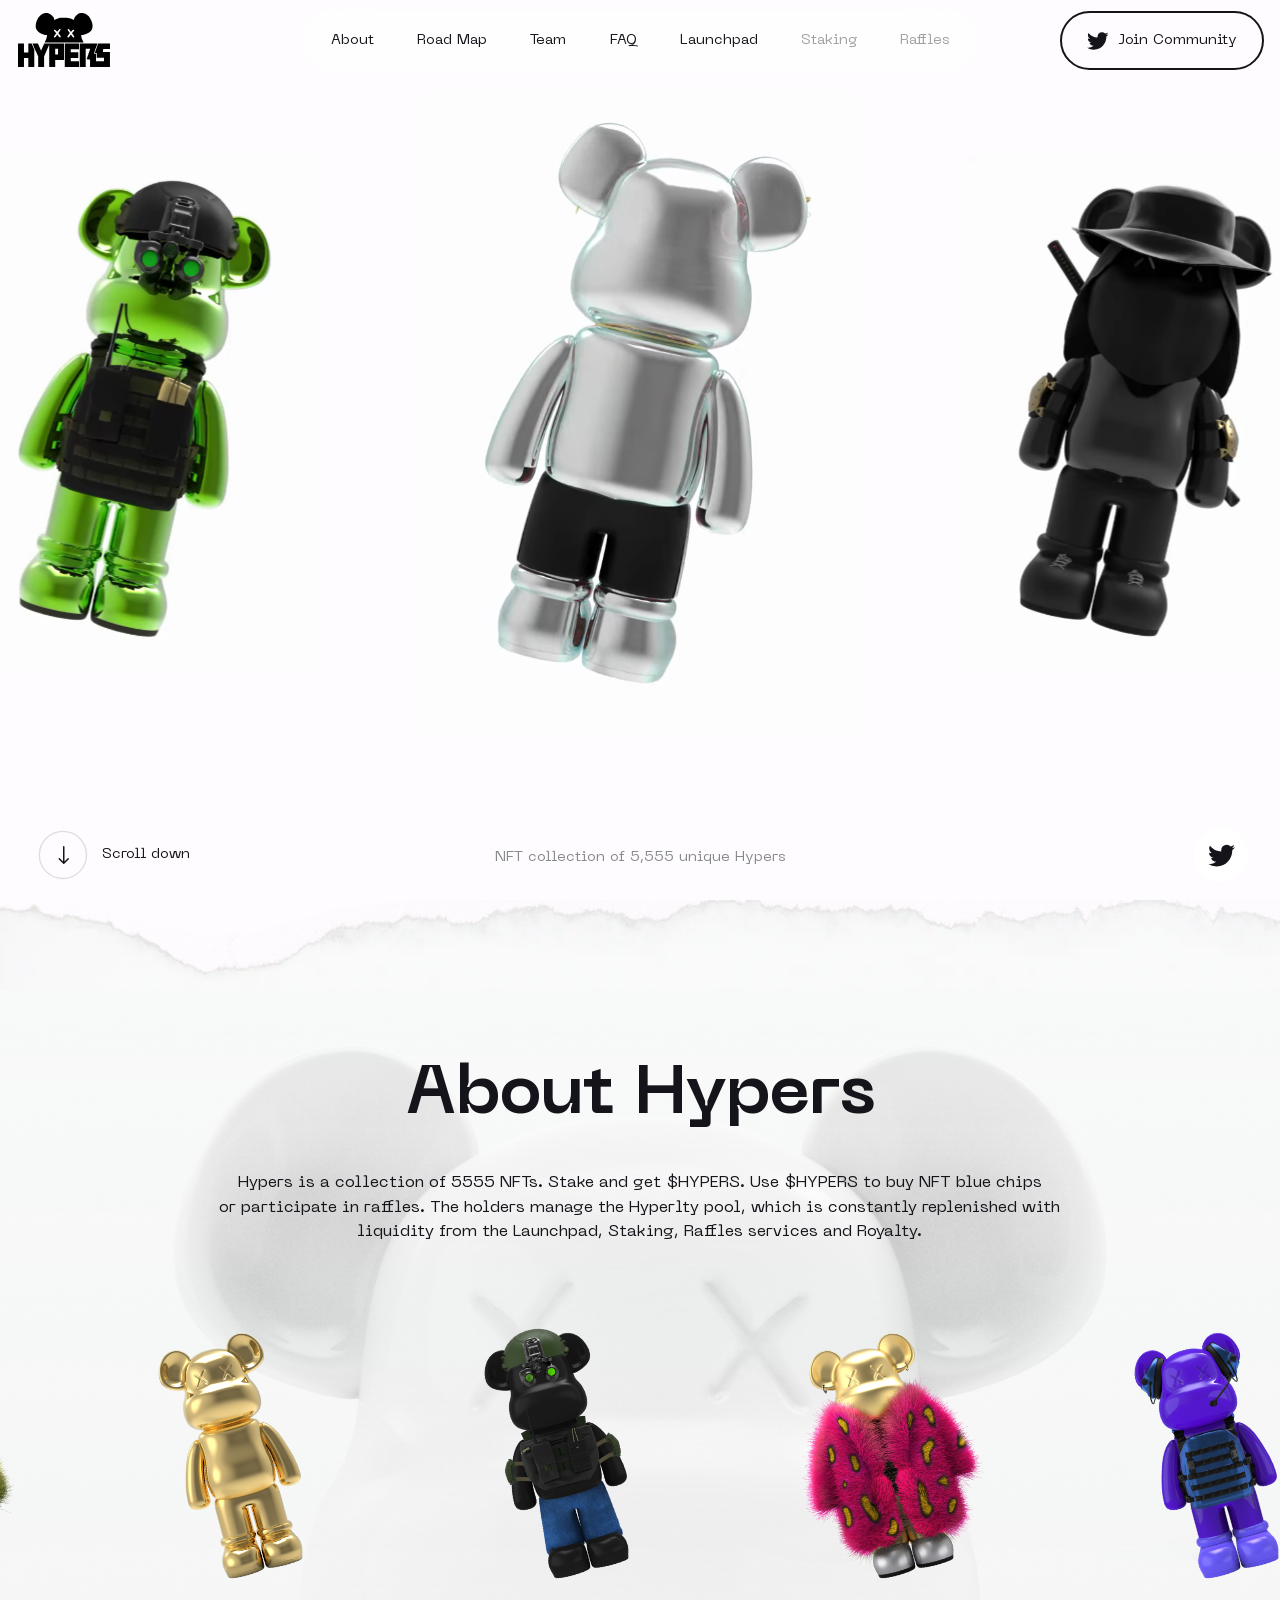
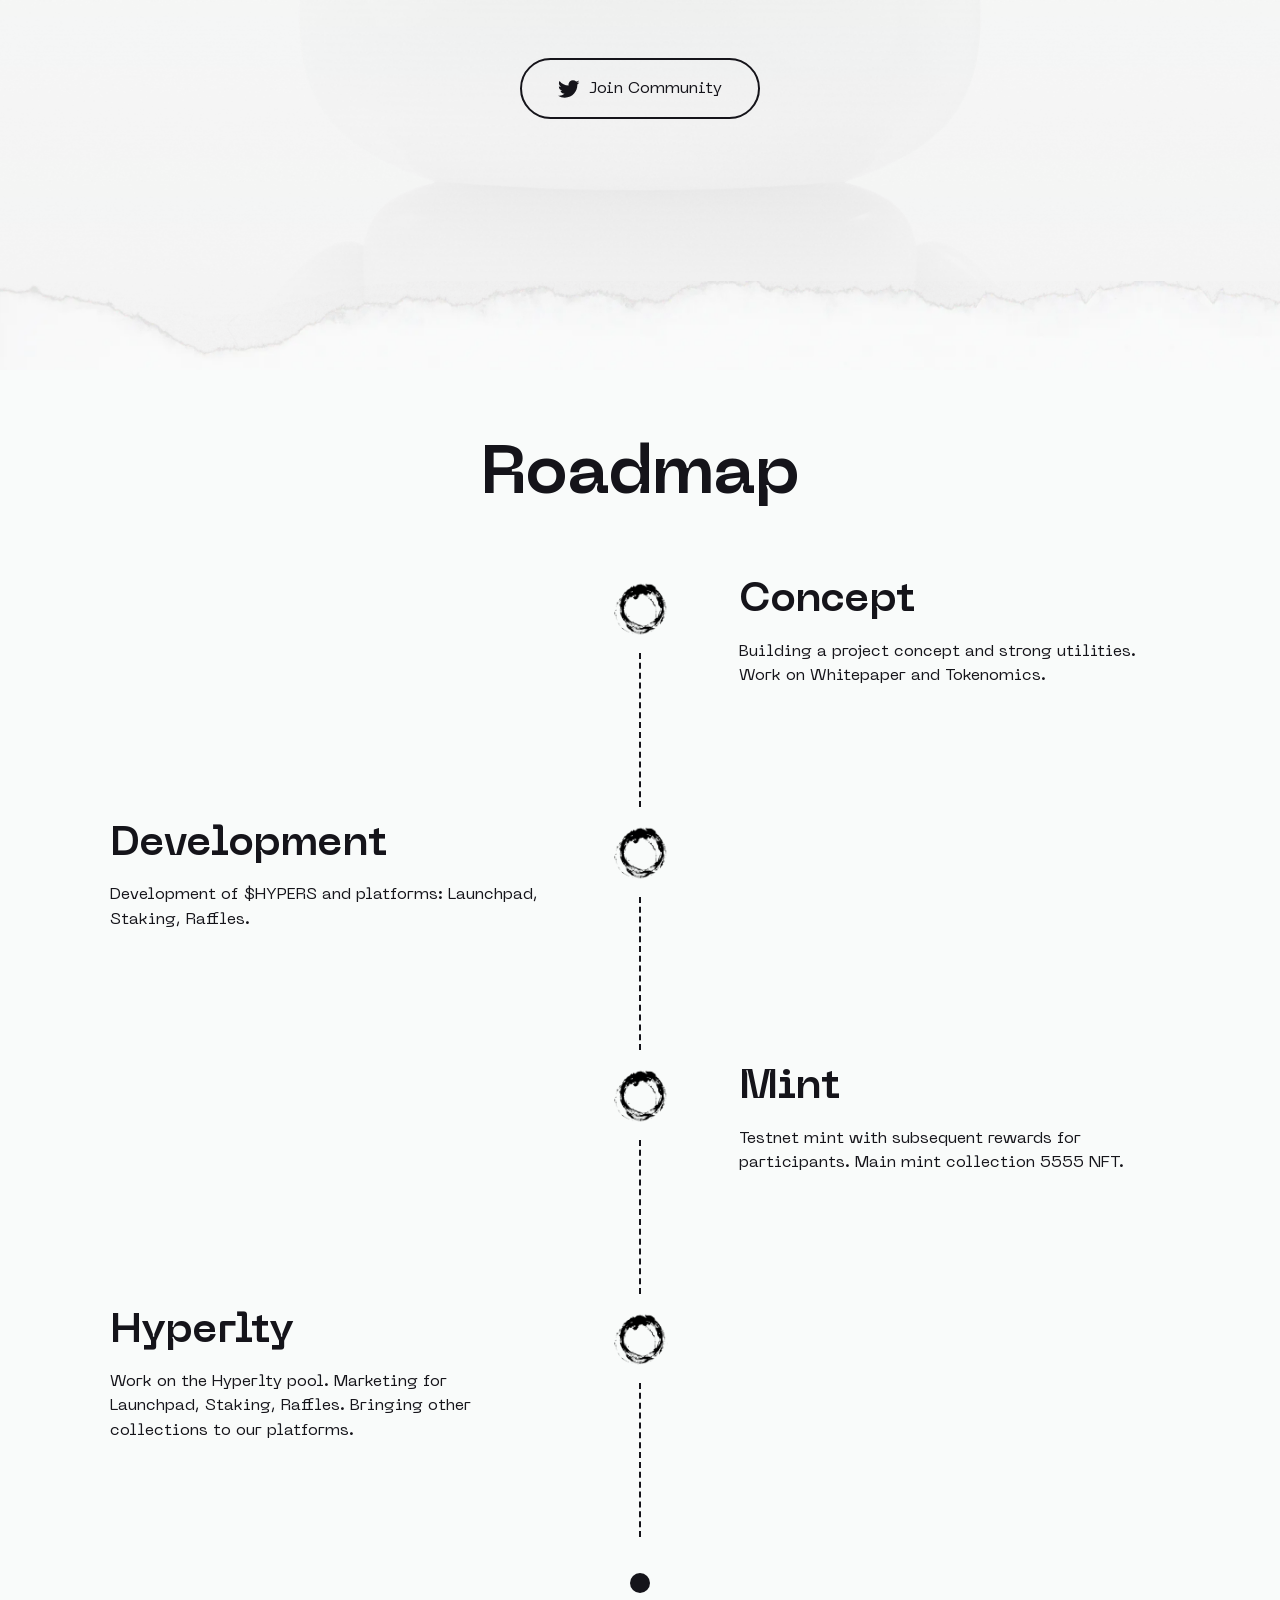
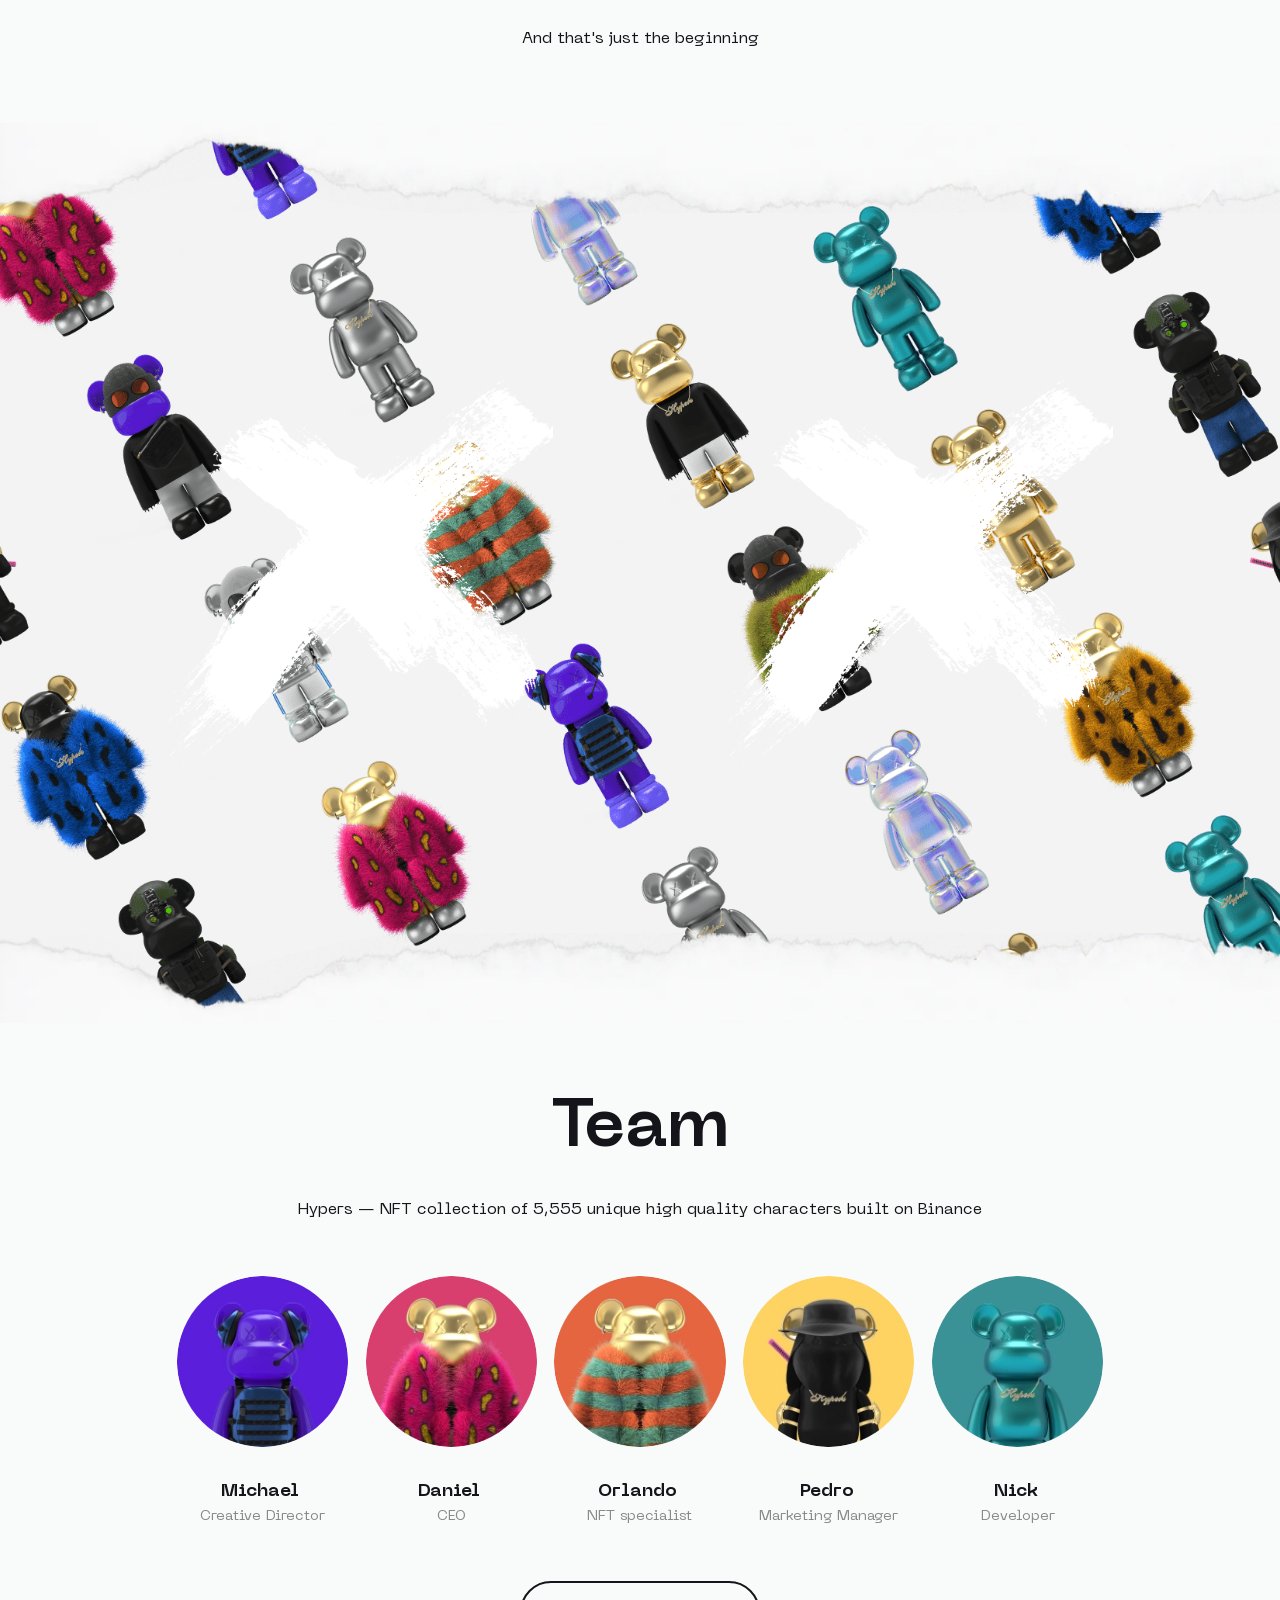
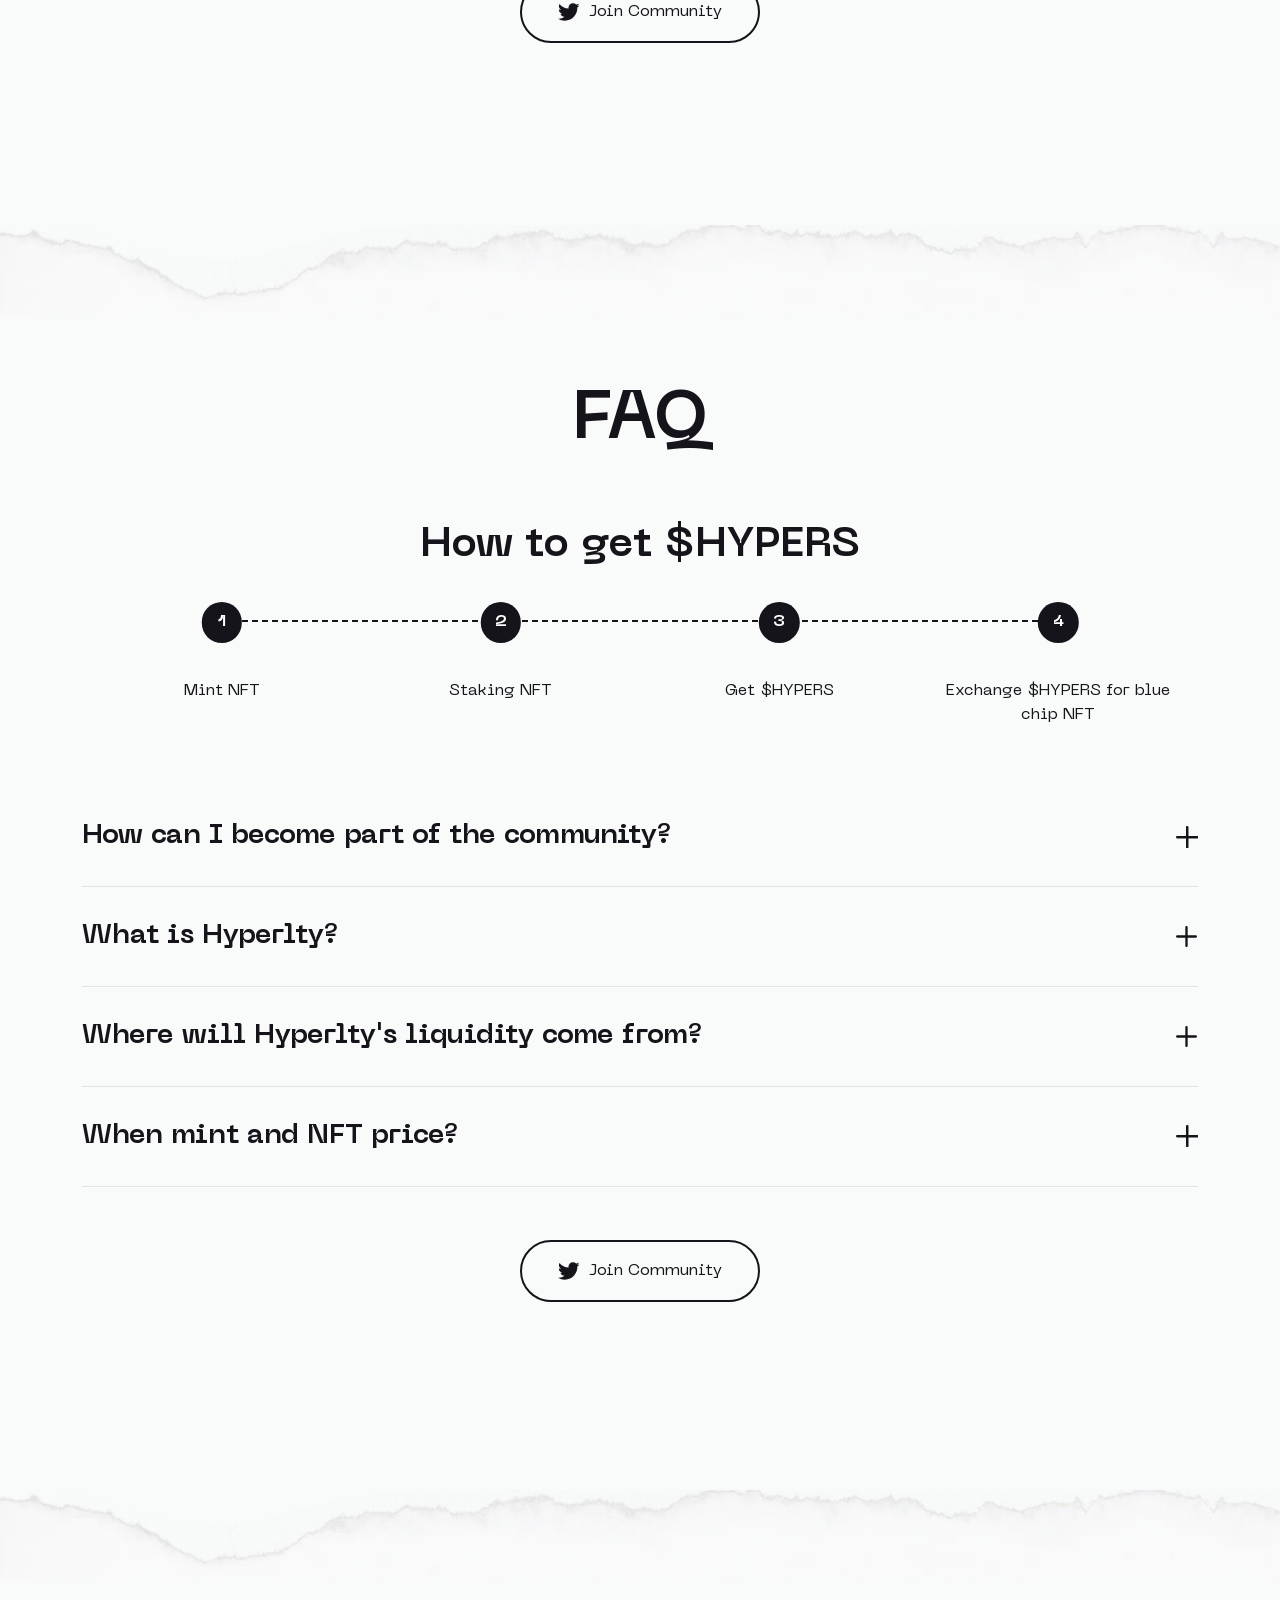
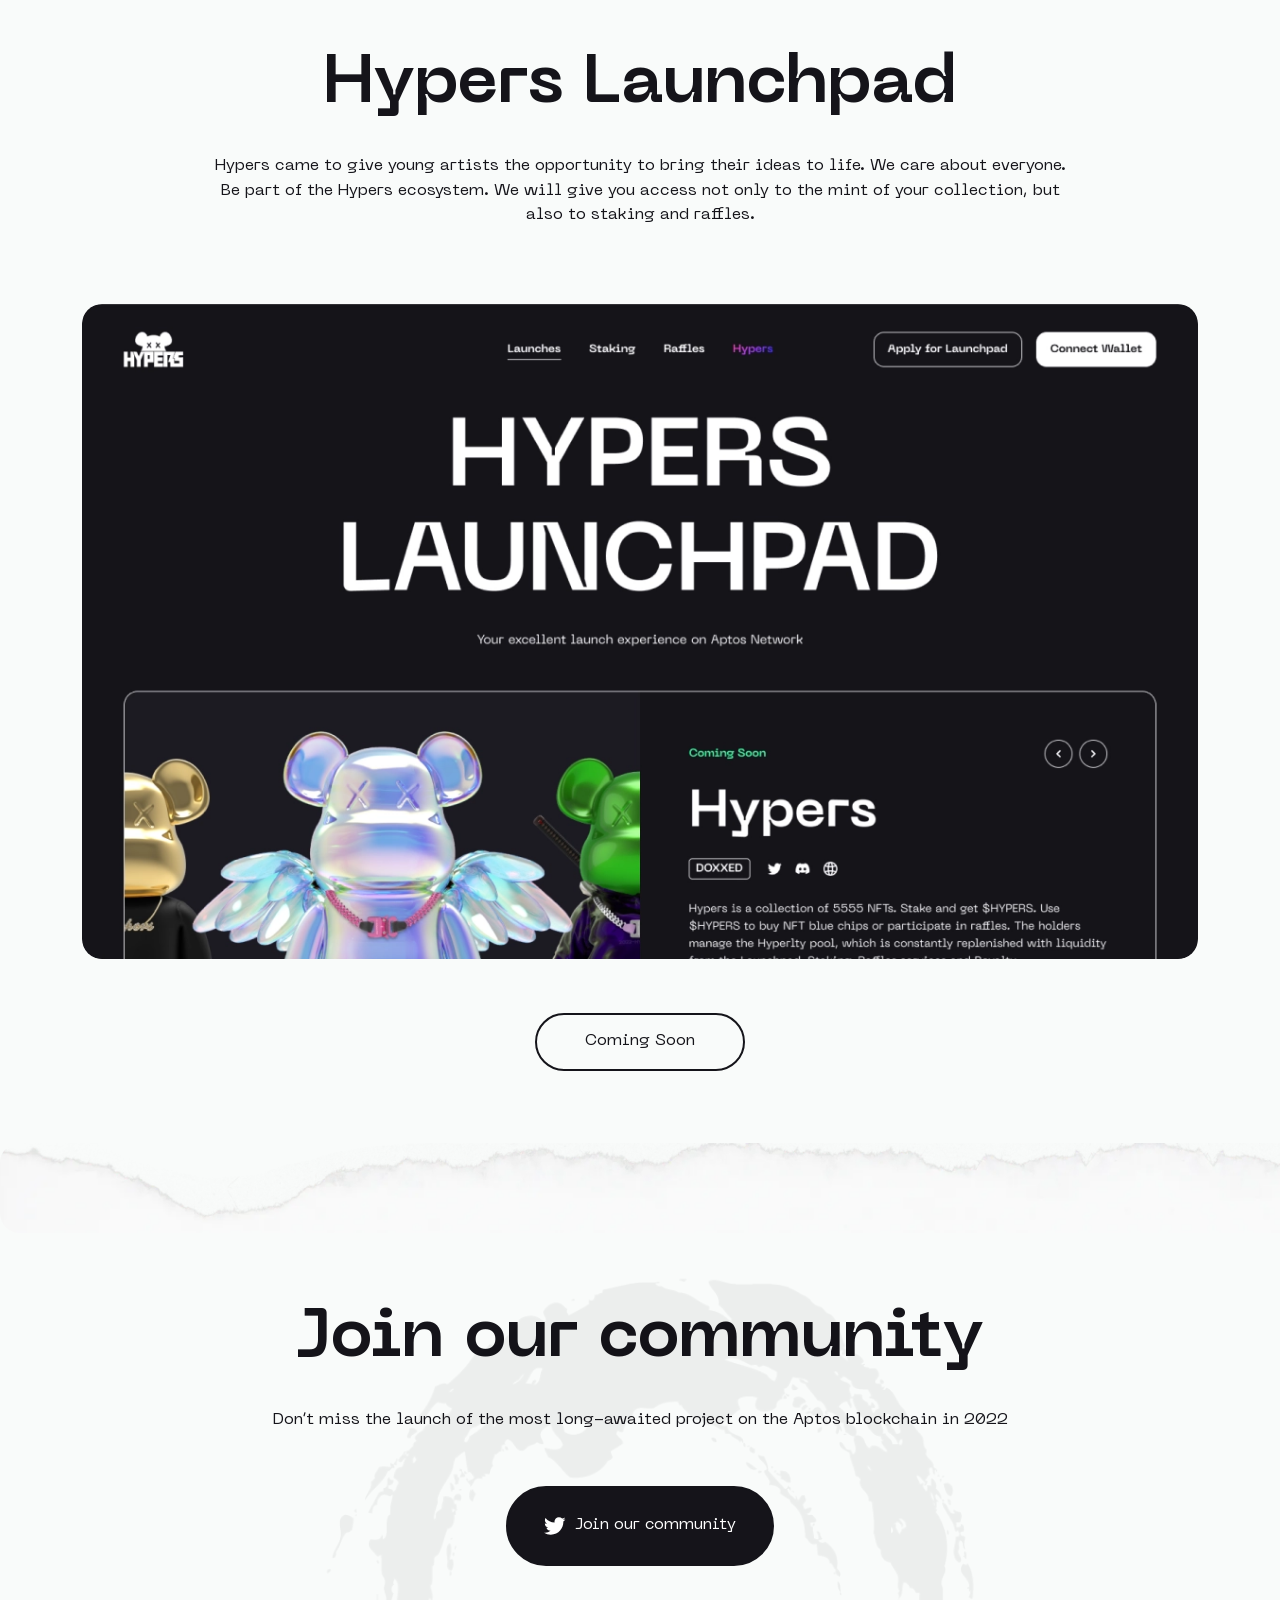
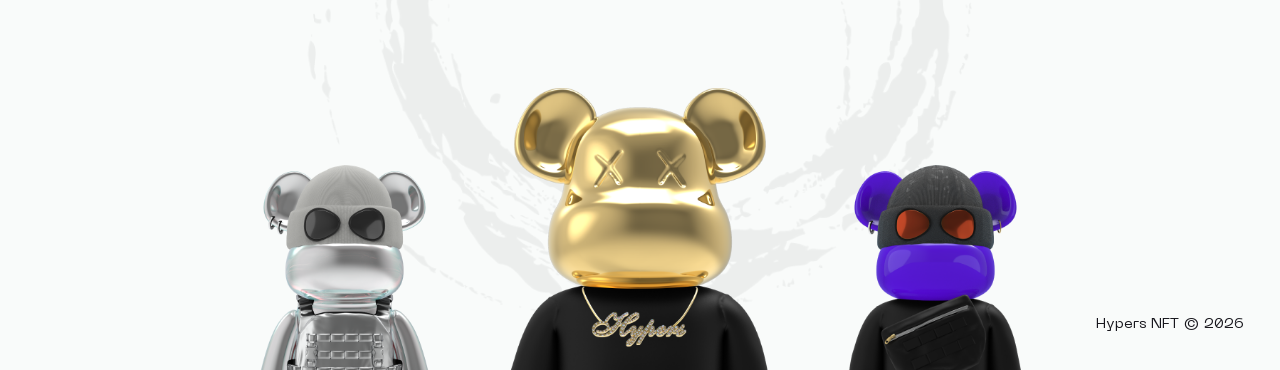
<file: public/index.html>
<!DOCTYPE html>
<html lang="en">
	<head>
		<meta charset="utf-8">
		<title>Hypers NFT based on Binance</title>
		<meta name="description" content="Hypers - hype bears based on Binance in the amount of 2222 unique 3D NFTs. These bears don’t hibernate, they stay on the hype all year round. ">
		<meta http-equiv="X-UA-Compatible" content="IE=edge">
		<meta name="viewport" content="width=device-width,initial-scale=1.0,  shrink-to-fit=no"><link rel="apple-touch-icon" sizes="180x180" href="favicon/apple-touch-icon.png">
<link rel="icon" type="image/png" sizes="32x32" href="favicon/favicon-32x32.png">
<link rel="icon" type="image/png" sizes="16x16" href="favicon/favicon-16x16.png">
<link rel="manifest" href="favicon/site.webmanifest">
<link rel="mask-icon" href="favicon/safari-pinned-tab.svg" color="#000000">
<meta name="msapplication-TileColor" content="#ffffff">
<meta name="theme-color" content="#ffffff">
		<link type="image/ico" href="favicon/favicon.ico" rel="shortcut icon">
		<meta property="og:title" content="Hypers NFT based on Binance">
		<meta property="og:description" content="Hypers - hype bears based on Binance in the amount of 2222 unique 3D NFTs. These bears don’t hibernate, they stay on the hype all year round. ">
		<meta property="og:type" content="website">
		<meta property="og:image" content="hypers.online/og.jpg">
		<meta property="og:image:width" content="1280">
		<meta property="og:image:height" content="630"><meta name="format-detection" content="telephone=no"> 
		<link href="libs/swiper/swiper-bundle.min.css" rel="stylesheet"/>
		<link href="libs/@fancyapps/ui/fancybox.css" rel="stylesheet"/>
		<link href="css/main.min.css" rel="stylesheet"/>
	</head>
	<body class="main-page">
		<div class="main-wrapper">
			<!-- start top-nav-->
			<div class="top-nav block-with-lazy">
				<div class="row">
					<div class="top-nav__col col-auto">
						<a class="top-nav__logo" href="#"><img src="img/svg/logo.svg" alt=""/>
						</a>
					</div>
					<div class="col">
						<div class="menu-mobile menu-mobile--js">
							<div class="menu-mobile__inner">
								<div class="toggle-menu-mobile toggle-menu-mobile--js d-lg-none">
									<div class="toggle-menu-mobile__bg-close"><img src="img/svg/ham-close.svg" alt=""/>
									</div>
									<div class="toggle-menu-mobile__bg-open"><img src="img/svg/ham-open.svg" alt=""/>
									</div>
								</div>
								<ul class="menu" itemscope="itemscope" itemtype="http://schema.org/SiteNavigationElement">
									<li class="menu-item" itemprop="item"><a class="scroll-link-js" href="#sAbout" itemprop="url">About</a></li>
									<li class="menu-item" itemprop="item"><a class="scroll-link-js" href="#sRoadmap" itemprop="url">Road Map</a></li>
									<li class="menu-item" itemprop="item"><a class="scroll-link-js" href="#sTeam" itemprop="url">Team</a></li>
									<li class="menu-item" itemprop="item"><a class="scroll-link-js" href="#sFAQ" itemprop="url">FAQ</a></li>
									<li class="menu-item" itemprop="item"><a class="scroll-link-js" href="#sLaunchpad" itemprop="url">Launchpad</a></li>
									<li class="menu-item" itemprop="item"><a class="disabled" href="#" itemprop="url">Staking</a></li>
									<li class="menu-item" itemprop="item"><a class="disabled" href="#" itemprop="url">Raffles</a></li>
								</ul>
							</div>
							<div class="top-nav__mob-wrap">
								<a class="top-nav__join btn btn-outline-primary btn-small" href="https://twitter.com/HypersPlatform" target="_blank"> 
									<svg class="icon icon-twitter ">
										<use xlink:href="img/svg/sprite.svg#twitter"></use>
									</svg>Join Community
								</a>
								<div class="d-none d-xl-block">
									<div class="soc">
										<a class="soc__item" href="https://twitter.com/HypersPlatform" target="_blank">
											<svg class="icon icon-twitter ">
												<use xlink:href="img/svg/sprite.svg#twitter"></use>
											</svg>
										</a>
									</div>
								</div>
								<div class="top-nav__cop">Hypers NFT © <span class="year"> </span>
								</div>
							</div>
						</div>
					</div>
					<div class="top-nav__col top-nav__col--right col-auto d-none d-lg-block">
						<a class="top-nav__join btn btn-outline-primary btn-small" href="https://twitter.com/HypersPlatform" target="_blank">
							<svg class="icon icon-twitter ">
								<use xlink:href="img/svg/sprite.svg#twitter"></use>
							</svg>Join Community
						</a>
					</div>
					<div class="top-nav__col col-auto d-lg-none">
						<div class="toggle-menu-mobile toggle-menu-mobile--js d-lg-none">
							<div class="toggle-menu-mobile__bg-close"><img src="img/svg/ham-close.svg" alt=""/>
							</div>
							<div class="toggle-menu-mobile__bg-open"><img src="img/svg/ham-open.svg" alt=""/>
							</div>
						</div>
					</div>
				</div>
			</div>
			<!-- end top-nav-->
			<!-- start headerBlock-->
			<div class="headerBlock section" id="headerBlock">
				<div class="headerBlock__wrap-slider">
					<div class="headerBlock__slider headerBlock__slider--js swiper">
						<div class="swiper-wrapper">
								<div class="headerBlock__slide swiper-slide">
									<video loading="lazy" loop="loop" muted="muted" playsinline="playsinline" autobuffer="autobuffer">
										<source loading="lazy" src="video/hype-2.webm" type="video/webm"/>
										<source src="video/hype-2.mp4" type="video/mp4"/>
									</video>
								</div>
								<div class="headerBlock__slide swiper-slide">
									<video loading="lazy" loop="loop" muted="muted" playsinline="playsinline" autobuffer="autobuffer">
										<source loading="lazy" src="video/hype-3.webm" type="video/webm"/>
										<source src="video/hype-3.mp4" type="video/mp4"/>
									</video>
								</div>
								<div class="headerBlock__slide swiper-slide">
									<video loading="lazy" loop="loop" muted="muted" playsinline="playsinline" autobuffer="autobuffer">
										<source loading="lazy" src="video/hype-1.webm" type="video/webm"/>
										<source src="video/hype-1.mp4" type="video/mp4"/>
									</video>
								</div>
								<div class="headerBlock__slide swiper-slide">
									<video loading="lazy" loop="loop" muted="muted" playsinline="playsinline" autobuffer="autobuffer">
										<source loading="lazy" src="video/hype-4.webm" type="video/webm"/>
										<source src="video/hype-4.mp4" type="video/mp4"/>
									</video>
								</div>
								<div class="headerBlock__slide swiper-slide">
									<video loading="lazy" loop="loop" muted="muted" playsinline="playsinline" autobuffer="autobuffer">
										<source loading="lazy" src="video/hype-5.webm" type="video/webm"/>
										<source src="video/hype-5.mp4" type="video/mp4"/>
									</video>
								</div>
						</div>
					</div>
				</div>
				<div class="headerBlock__wrap">
					<div class="headerBlock__caption visible">NFT collection of&nbsp;5,555 unique Hypers
					</div>
					<div class="headerBlock__block"><a class="btn btn-primary d-md-none" href="https://twitter.com/HypersPlatform" target="_blank"> 
							<svg class="icon icon-twitter ">
								<use xlink:href="img/svg/sprite.svg#twitter"></use>
							</svg>Join Community</a>
						<div class="d-none d-md-block">
							<div class="soc">
								<a class="soc__item" href="https://twitter.com/HypersPlatform" target="_blank">
									<svg class="icon icon-twitter ">
										<use xlink:href="img/svg/sprite.svg#twitter"></use>
									</svg>
								</a>
							</div>
						</div>
					</div>
				</div>
			</div>
			<!-- end headerBlock-->
			<!-- start sAbout-->
			<section class="sAbout section" id="sAbout">
				<div class="container">
					<div class="sAbout__wrap">
						<h2>About Hypers</h2>
						<div class="sAbout__caption">Hypers is&nbsp;a&nbsp;collection of&nbsp;5555&nbsp;NFTs. Stake and get $HYPERS. Use $HYPERS to&nbsp;buy NFT blue chips or&nbsp;participate in&nbsp;raffles. The holders manage the Hyperlty pool, which is&nbsp;constantly replenished with liquidity from the Launchpad, Staking, Raffles services and Royalty.
						</div>
						<div class="sAbout__slider sAbout__slider--js">
							<div class="swiper-wrapper">
									<div class="sAbout__slide swiper-slide"><img src="img/about-1.png" alt=""/>
									</div>
									<div class="sAbout__slide swiper-slide"><img src="img/about-2.png" alt=""/>
									</div>
									<div class="sAbout__slide swiper-slide"><img src="img/about-3.png" alt=""/>
									</div>
									<div class="sAbout__slide swiper-slide"><img src="img/about-4.png" alt=""/>
									</div>
									<div class="sAbout__slide swiper-slide"><img src="img/about-5.png" alt=""/>
									</div>
									<div class="sAbout__slide swiper-slide"><img src="img/about-6.png" alt=""/>
									</div>
									<div class="sAbout__slide swiper-slide"><img src="img/about-7.png" alt=""/>
									</div>
									<div class="sAbout__slide swiper-slide"><img src="img/about-8.png" alt=""/>
									</div>
									<div class="sAbout__slide swiper-slide"><img src="img/about-9.png" alt=""/>
									</div>
									<div class="sAbout__slide swiper-slide"><img src="img/about-10.png" alt=""/>
									</div>
									<div class="sAbout__slide swiper-slide"><img src="img/about-11.png" alt=""/>
									</div>
									<div class="sAbout__slide swiper-slide"><img src="img/about-12.png" alt=""/>
									</div>
									<div class="sAbout__slide swiper-slide"><img src="img/about-13.png" alt=""/>
									</div>
									<div class="sAbout__slide swiper-slide"><img src="img/about-14.png" alt=""/>
									</div>
									<div class="sAbout__slide swiper-slide"><img src="img/about-15.png" alt=""/>
									</div>
							</div>
						</div>
						<a class="sAbout__btn btn btn-outline-primary" href="https://twitter.com/HypersPlatform" target="_blank">
							<svg class="icon icon-twitter ">
								<use xlink:href="img/svg/sprite.svg#twitter"></use>
							</svg>Join Community
						</a>
					</div>
				</div>
				<div class="paper-bg paper-bg--up"><img src="img/paper-bg-up1.png" alt=""/></div>
				<div class="paper-bg"><img src="img/paper-bg-up1.png" alt=""/></div>
				<div class="sAbout__bg"><img class="d-none d-lg-block" src="img/about-bg.png" alt=""/><img class="d-block d-lg-none" src="img/about-bg-mob.png" alt=""/>
				</div>
			</section>
			<!-- end sAbout-->
			<!-- start sRoadmap-->
			<section class="sRoadmap section" id="sRoadmap">
				<div class="container">
					<h2>Roadmap</h2>
					<div class="sRoadmap__road">
						<div class="sRoadmap__road-item">
							<div class="sRoadmap__road-item-wrap">
								<h3>Concept</h3>
								<div class="sRoadmap__road-item-caption">Building a&nbsp;project concept and strong utilities. Work on&nbsp;Whitepaper and Tokenomics.
								</div>
							</div>
						</div>
						<div class="sRoadmap__road-item">
							<div class="sRoadmap__road-item-wrap">
								<h3>Development</h3>
								<div class="sRoadmap__road-item-caption">Development of&nbsp;$HYPERS and platforms: Launchpad, Staking, Raffles.
								</div>
							</div>
						</div>
						<div class="sRoadmap__road-item">
							<div class="sRoadmap__road-item-wrap">
								<h3>Mint</h3>
								<div class="sRoadmap__road-item-caption">Testnet mint with subsequent rewards for participants. Main mint collection 5555&nbsp;NFT.
								</div>
							</div>
						</div>
						<div class="sRoadmap__road-item">
							<div class="sRoadmap__road-item-wrap">
								<h3>Hyperlty</h3>
								<div class="sRoadmap__road-item-caption">Work on&nbsp;the Hyperlty pool. Marketing for Launchpad, Staking, Raffles. Bringing other collections to&nbsp;our platforms.
								</div>
							</div>
						</div>
						<div class="sRoadmap__road-item-finish">And that's just the beginning
						</div>
					</div>
				</div>
			</section>
			<!-- end sRoadmap-->
			<!-- start sPic-->
			<div class="sPic section" id="sPic">
				<div class="paper-bg paper-bg--up"><img src="img/paper-bg-down.png" alt=""/></div>
				<div class="paper-bg"><img src="img/paper-bg-up.png" alt=""/></div>
				<div class="sPic__white-crest sPic__white-crest--left"><img src="img/white-crest.png" alt=""/>
				</div>
				<div class="sPic__white-crest sPic__white-crest--right"><img src="img/white-crest.png" alt=""/>
				</div>
			</div>
			<!-- end sPic-->
			<!-- start sTeam-->
			<section class="sTeam section" id="sTeam">
				<div class="container">
					<h2>Team</h2>
					<div class="sTeam__caption">Hypers&nbsp;&mdash; NFT collection of&nbsp;5,555 unique high quality characters built on&nbsp;Binance
					</div>
					<div class="row">
								<div class="col-lg-2 col-md-4 col-6">
									<div class="sTeam__item">
										<!-- picture-->
										<picture> 
											<source type="image/webp" srcset="img/@2x/webp/team-1.webp"/><img src="img/@2x/team-1.png" alt="" loading="lazy"/>
										</picture>
										<!-- /picture-->
										<div class="sTeam__item-title-wrap">
											<div class="sTeam__item-title">Michael
											</div>
										</div>
										<div class="sTeam__item-caption">Creative Director
										</div>
									</div>
								</div>
								<div class="col-lg-2 col-md-4 col-6">
									<div class="sTeam__item">
										<!-- picture-->
										<picture> 
											<source type="image/webp" srcset="img/@2x/webp/team-2.webp"/><img src="img/@2x/team-2.png" alt="" loading="lazy"/>
										</picture>
										<!-- /picture-->
										<div class="sTeam__item-title-wrap">
											<div class="sTeam__item-title">Daniel
											</div>
										</div>
										<div class="sTeam__item-caption">CEO
										</div>
									</div>
								</div>
								<div class="col-lg-2 col-md-4 col-6">
									<div class="sTeam__item">
										<!-- picture-->
										<picture> 
											<source type="image/webp" srcset="img/@2x/webp/team-3.webp"/><img src="img/@2x/team-3.png" alt="" loading="lazy"/>
										</picture>
										<!-- /picture-->
										<div class="sTeam__item-title-wrap">
											<div class="sTeam__item-title">Orlando
											</div>
										</div>
										<div class="sTeam__item-caption">NFT specialist
										</div>
									</div>
								</div>
								<div class="col-lg-2 col-md-4 col-6">
									<div class="sTeam__item">
										<!-- picture-->
										<picture> 
											<source type="image/webp" srcset="img/@2x/webp/team-4.webp"/><img src="img/@2x/team-4.png" alt="" loading="lazy"/>
										</picture>
										<!-- /picture-->
										<div class="sTeam__item-title-wrap">
											<div class="sTeam__item-title">Pedro
											</div>
										</div>
										<div class="sTeam__item-caption">Marketing Manager
										</div>
									</div>
								</div>
								<div class="col-lg-2 col-md-4 col-6">
									<div class="sTeam__item">
										<!-- picture-->
										<picture> 
											<source type="image/webp" srcset="img/@2x/webp/team-5.webp"/><img src="img/@2x/team-5.png" alt="" loading="lazy"/>
										</picture>
										<!-- /picture-->
										<div class="sTeam__item-title-wrap">
											<div class="sTeam__item-title">Nick
											</div>
										</div>
										<div class="sTeam__item-caption">Developer
										</div>
									</div>
								</div>
					</div>
					<a class="sTeam__btn btn btn-outline-primary" href="https://twitter.com/HypersPlatform" target="_blank">
						<svg class="icon icon-twitter ">
							<use xlink:href="img/svg/sprite.svg#twitter"></use>
						</svg>Join Community
					</a>
				</div>
				<div class="paper-bg"><img src="img/paper-bg-up.png" alt=""/></div>
			</section>
			<!-- end sTeam2-->
			<!-- start sFAQ-->
			<section class="sFAQ section" id="sFAQ">
				<div class="container">
					<div class="section-title text-center">
						<h2>FAQ</h2>
					</div>
					<h3>How to get $HYPERS</h3>
					<div class="sFAQ__number-wrap">
						<div class="sFAQ__number-item-wrap sFAQ__number-item-wrap--first">
							<div class="sFAQ__number-item">Mint NFT
								<div class="sFAQ__number">1
								</div>
							</div>
						</div>
						<div class="sFAQ__number-item-wrap sFAQ__number-item-wrap--second">
							<div class="sFAQ__number-item">Staking NFT
								<div class="sFAQ__number">2
								</div>
							</div>
						</div>
						<div class="sFAQ__number-item-wrap sFAQ__number-item-wrap--third">
							<div class="sFAQ__number-item">Get $HYPERS
								<div class="sFAQ__number">3
								</div>
							</div>
						</div>
						<div class="sFAQ__number-item-wrap sFAQ__number-item-wrap--4">
							<div class="sFAQ__number-item">Exchange $HYPERS for blue chip NFT
								<div class="sFAQ__number">4
								</div>
							</div>
						</div>
					</div>
					<div class="dd-group dd-group-js">
						<div class="dd-group__item">
							<div class="dd-group__head dd-head-js">How can I become part of the community?
							</div>
							<div class="dd-group__content dd-content-js">
								<p>Join our discord and get OG and Hyperlist roles.</p>
							</div>
						</div>
						<div class="dd-group__item">
							<div class="dd-group__head dd-head-js">What is Hyperlty?
							</div>
							<div class="dd-group__content dd-content-js">
								<p>Hyperlty is a pool for holders. The money from the Hyperlty will be used to buy Blue Chip NFT, which holders will be able to receive in exchange for $Hypers on the raffle platform.</p>
							</div>
						</div>
						<div class="dd-group__item">
							<div class="dd-group__head dd-head-js">Where will Hyperlty's liquidity come from?
							</div>
							<div class="dd-group__content dd-content-js">
								<p>We will monetize our main platforms: launchpad, staking, raffles. Projects that will be hosted on these platforms will pay a commission. Also, all royalties from secondary NFT sales will go to Hyperlty.</p>
							</div>
						</div>
						<div class="dd-group__item">
							<div class="dd-group__head dd-head-js">When mint and NFT price?
							</div>
							<div class="dd-group__content dd-content-js">
								<p>All the details are in our discord. We will be glad to see you there!</p>
							</div>
						</div>
					</div>
					<div class="text-center">
						<a class="sFAQ__btn btn btn-outline-primary" href="https://twitter.com/HypersPlatform" target="_blank"> 
							<svg class="icon icon-twitter ">
								<use xlink:href="img/svg/sprite.svg#twitter"></use>
							</svg>Join Community
						</a>
					</div>
				</div>
				<div class="paper-bg"><img src="img/paper-bg-up.png" alt=""/></div>
			</section>
			<!-- end sFAQ-->
			<!-- start sLaunchpad-->
			<section class="sLaunchpad section" id="sLaunchpad">
				<div class="container text-center">
					<div class="section-title">
						<h2>Hypers Launchpad</h2>
						<p>Hypers came to&nbsp;give young artists the opportunity to&nbsp;bring their ideas to&nbsp;life. We&nbsp;care about everyone. Be&nbsp;part of&nbsp;the Hypers ecosystem. We&nbsp;will give you access not only to&nbsp;the mint of&nbsp;your collection, but also to&nbsp;staking and raffles.</p>
					</div>
					<!-- picture-->
					<picture> 
						<source type="image/webp" srcset="img/@2x/webp/home_desktop1.webp"/><img src="img/@2x/home_desktop1.png" alt="" loading="lazy"/>
					</picture>
					<!-- /picture--><a class="btn btn-outline-primary" href="#">Coming Soon</a>
				</div>
				<div class="paper-bg"><img src="img/paper-bg-up.png" alt=""/></div>
			</section>
			<!-- end sLaunchpad-->
			<footer class="footer section" id="footer">
				<div class="footer__bg"><img src="img/footer-bg.png" alt=""/>
				</div>
				<div class="container">
					<h2>Join our community</h2>
					<div class="footer__caption">Don&rsquo;t miss the launch of&nbsp;the most long-awaited project on&nbsp;the Aptos blockchain in&nbsp;2022
					</div>
					<a class="footer__btn btn btn-primary" href="https://twitter.com/HypersPlatform" target="_blank">
						<svg class="icon icon-twitter ">
							<use xlink:href="img/svg/sprite.svg#twitter"></use>
						</svg><span>Join our community</span>
					</a>
					<div class="footer__copyright">Hypers NFT © <span class="year"> </span>
					</div>
					<div class="scroll-bar">
						<div class="scroll-bar__circle">
							<svg class="circle-bar" data-percentage="0" viewBox="0 0 80 80">
								<circle class="incomplete" cx="40" cy="40" r="35"></circle>
								<circle class="complete" cx="40" cy="40" r="35" style="stroke-dashoffset: 220;"></circle>
							</svg>
							<a class="scroll-bar__link scroll-bar__link--down active visible" href="#footer">
								<svg class="icon icon-arrow-down ">
									<use xlink:href="img/svg/sprite.svg#arrow-down"></use>
								</svg>
							</a>
							<a class="scroll-bar__link scroll-bar__link--up" href="#headerBlock">
								<svg class="icon icon-arrow-up ">
									<use xlink:href="img/svg/sprite.svg#arrow-up"></use>
								</svg>
							</a>
						</div>
						<div class="scroll-bar__down active visible">Scroll down
						</div>
						<div class="scroll-bar__up">Scroll up
						</div>
					</div>
				</div>
				<div class="footer__pics-wrap">
					<picture class="footer__pic footer__pic--pic1">
						<source media="(min-width: 992px )" srcset="img/footer-pic-1.png"/><img src="img/footer-pic-1-mob.png" alt=""/>
					</picture>
					<picture class="footer__pic footer__pic--pic2">
						<source media="(min-width: 992px )" srcset="img/footer-pic-2.png"/><img src="img/footer-pic-2-mob.png" alt=""/>
					</picture>
					<picture class="footer__pic footer__pic--pic3">
						<source media="(min-width: 992px )" srcset="img/footer-pic-3.png"/><img src="img/footer-pic-3-mob.png" alt=""/>
					</picture>
				</div>
			</footer>
		</div>
		<!--  start modals-->
		<div id="modal-call" style="display: none">
			<div class="modal-win">
				<div class="form-wrap">
					<form>
						<div class="text-center">
							<div class="form-wrap__title form-data h3 ttu">Обратный звонок
							</div>
							<p class="after-headline">Заполните заявку и&nbsp;мы&nbsp;с&nbsp;Вами свяжемся в&nbsp;течение 15&nbsp;минут</p>
						</div>
						<div class="form-wrap__input-wrap form-group"><input class="form-wrap__input form-control" name="text" type="text" placeholder="Ваше Имя" required="required"/> 
						</div>
						<!-- +e.input-wrap-->
						<button class="form-wrap__btn btn" type="submit"> 
						</button>
						<div class="form-wrap__policy">
							<label class="custom-input form-check"><input class="custom-input__input form-check-input" name="checkbox" type="checkbox" checked="checked"/><small class="custom-input__text text-secondary">Согласен на обработку и хранение моих персональных данных в соответствии с условиями</small>
							</label>
						</div>
					</form>
				</div>
			</div>
		</div>
		<!-- #modal-call-->
		<!-- end modals-->
		<script src="libs/jquery/jquery.min.js"></script>
		<script src="libs/@fancyapps/ui/fancybox.umd.js"> </script>
		<script src="libs/swiper/swiper-bundle.min.js"> </script>
		<script src="libs/inputmask/inputmask.min.js"> </script>
		<script src="js/common.js"></script>
	</body>
</html>
</file>
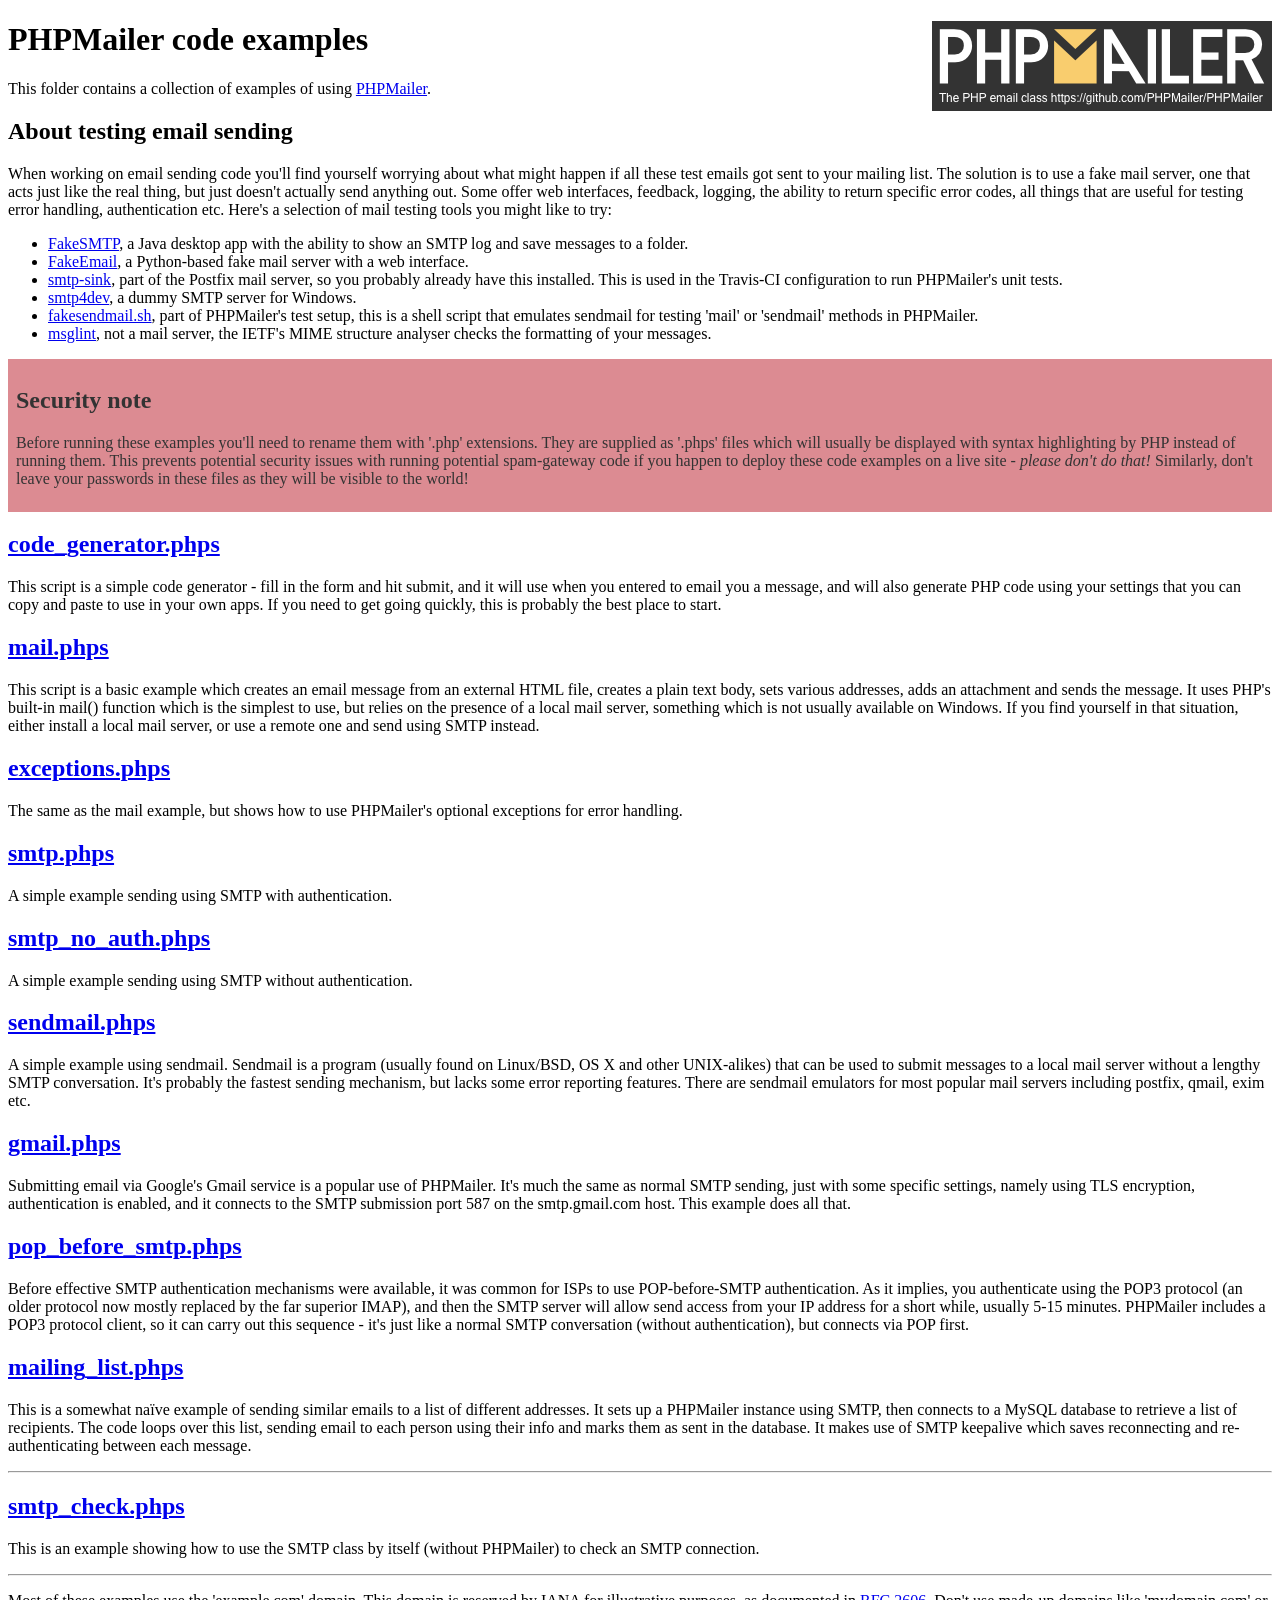
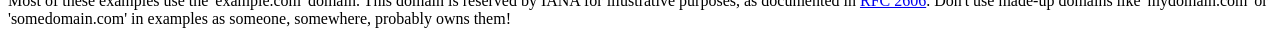
<file: public/vendor/phpmailer/phpmailer/examples/index.html>
<!DOCTYPE html>
<html>
<head>
	<meta charset="UTF-8">
	<title>PHPMailer Examples</title>
</head>
<body>
<h1>PHPMailer code examples<a href="https://github.com/PHPMailer/PHPMailer"><img src="images/phpmailer.png" style="float:right; border:0;" alt="PHPMailer logo"></a></h1>
<p>This folder contains a collection of examples of using <a href="https://github.com/PHPMailer/PHPMailer">PHPMailer</a>.</p>
<h2>About testing email sending</h2>
<p>When working on email sending code you'll find yourself worrying about what might happen if all these test emails got sent to your mailing list. The solution is to use a fake mail server, one that acts just like the real thing, but just doesn't actually send anything out. Some offer web interfaces, feedback, logging, the ability to return specific error codes, all things that are useful for testing error handling, authentication etc. Here's a selection of mail testing tools you might like to try:</p>
<ul>
  <li><a href="https://github.com/Nilhcem/FakeSMTP">FakeSMTP</a>, a Java desktop app with the ability to show an SMTP log and save messages to a folder. </li>
  <li><a href="https://github.com/isotoma/FakeEmail">FakeEmail</a>, a Python-based fake mail server with a web interface.</li>
  <li><a href="http://www.postfix.org/smtp-sink.1.html">smtp-sink</a>, part of the Postfix mail server, so you probably already have this installed. This is used in the Travis-CI configuration to run PHPMailer's unit tests.</li>
  <li><a href="http://smtp4dev.codeplex.com">smtp4dev</a>, a dummy SMTP server for Windows.</li>
  <li><a href="https://github.com/PHPMailer/PHPMailer/blob/master/test/fakesendmail.sh">fakesendmail.sh</a>, part of PHPMailer's test setup, this is a shell script that emulates sendmail for testing 'mail' or 'sendmail' methods in PHPMailer.</li>
  <li><a href="http://tools.ietf.org/tools/msglint/">msglint</a>, not a mail server, the IETF's MIME structure analyser checks the formatting of your messages.</li>
</ul>
<div style="padding: 8px; color: #333333; background-color: #dc8b92">
<h2>Security note</h2>
<p>Before running these examples you'll need to rename them with '.php' extensions. They are supplied as '.phps' files which will usually be displayed with syntax highlighting by PHP instead of running them. This prevents potential security issues with running potential spam-gateway code if you happen to deploy these code examples on a live site - <em>please don't do that!</em> Similarly, don't leave your passwords in these files as they will be visible to the world!</p>
</div>
<h2><a href="code_generator.phps">code_generator.phps</a></h2>
<p>This script is a simple code generator - fill in the form and hit submit, and it will use when you entered to email you a message, and will also generate PHP code using your settings that you can copy and paste to use in your own apps. If you need to get going quickly, this is probably the best place to start.</p>
<h2><a href="mail.phps">mail.phps</a></h2>
<p>This script is a basic example which creates an email message from an external HTML file, creates a plain text body, sets various addresses, adds an attachment and sends the message. It uses PHP's built-in mail() function which is the simplest to use, but relies on the presence of a local mail server, something which is not usually available on Windows. If you find yourself in that situation, either install a local mail server, or use a remote one and send using SMTP instead.</p>
<h2><a href="exceptions.phps">exceptions.phps</a></h2>
<p>The same as the mail example, but shows how to use PHPMailer's optional exceptions for error handling.</p>
<h2><a href="smtp.phps">smtp.phps</a></h2>
<p>A simple example sending using SMTP with authentication.</p>
<h2><a href="smtp_no_auth.phps">smtp_no_auth.phps</a></h2>
<p>A simple example sending using SMTP without authentication.</p>
<h2><a href="sendmail.phps">sendmail.phps</a></h2>
<p>A simple example using sendmail. Sendmail is a program (usually found on Linux/BSD, OS X and other UNIX-alikes) that can be used to submit messages to a local mail server without a lengthy SMTP conversation. It's probably the fastest sending mechanism, but lacks some error reporting features. There are sendmail emulators for most popular mail servers including postfix, qmail, exim etc.</p>
<h2><a href="gmail.phps">gmail.phps</a></h2>
<p>Submitting email via Google's Gmail service is a popular use of PHPMailer. It's much the same as normal SMTP sending, just with some specific settings, namely using TLS encryption, authentication is enabled, and it connects to the SMTP submission port 587 on the smtp.gmail.com host. This example does all that.</p>
<h2><a href="pop_before_smtp.phps">pop_before_smtp.phps</a></h2>
<p>Before effective SMTP authentication mechanisms were available, it was common for ISPs to use POP-before-SMTP authentication. As it implies, you authenticate using the POP3 protocol (an older protocol now mostly replaced by the far superior IMAP), and then the SMTP server will allow send access from your IP address for a short while, usually 5-15 minutes. PHPMailer includes a POP3 protocol client, so it can carry out this sequence - it's just like a normal SMTP conversation (without authentication), but connects via POP first.</p>
<h2><a href="mailing_list.phps">mailing_list.phps</a></h2>
<p>This is a somewhat naïve example of sending similar emails to a list of different addresses. It sets up a PHPMailer instance using SMTP, then connects to a MySQL database to retrieve a list of recipients. The code loops over this list, sending email to each person using their info and marks them as sent in the database. It makes use of SMTP keepalive which saves reconnecting and re-authenticating between each message.</p>
<hr>
<h2><a href="smtp_check.phps">smtp_check.phps</a></h2>
<p>This is an example showing how to use the SMTP class by itself (without PHPMailer) to check an SMTP connection.</p>
<hr>
<p>Most of these examples use the 'example.com' domain. This domain is reserved by IANA for illustrative purposes, as documented in <a href="http://tools.ietf.org/html/rfc2606">RFC 2606</a>. Don't use made-up domains like 'mydomain.com' or 'somedomain.com' in examples as someone, somewhere, probably owns them!</p>
</body>
</html>
</file>
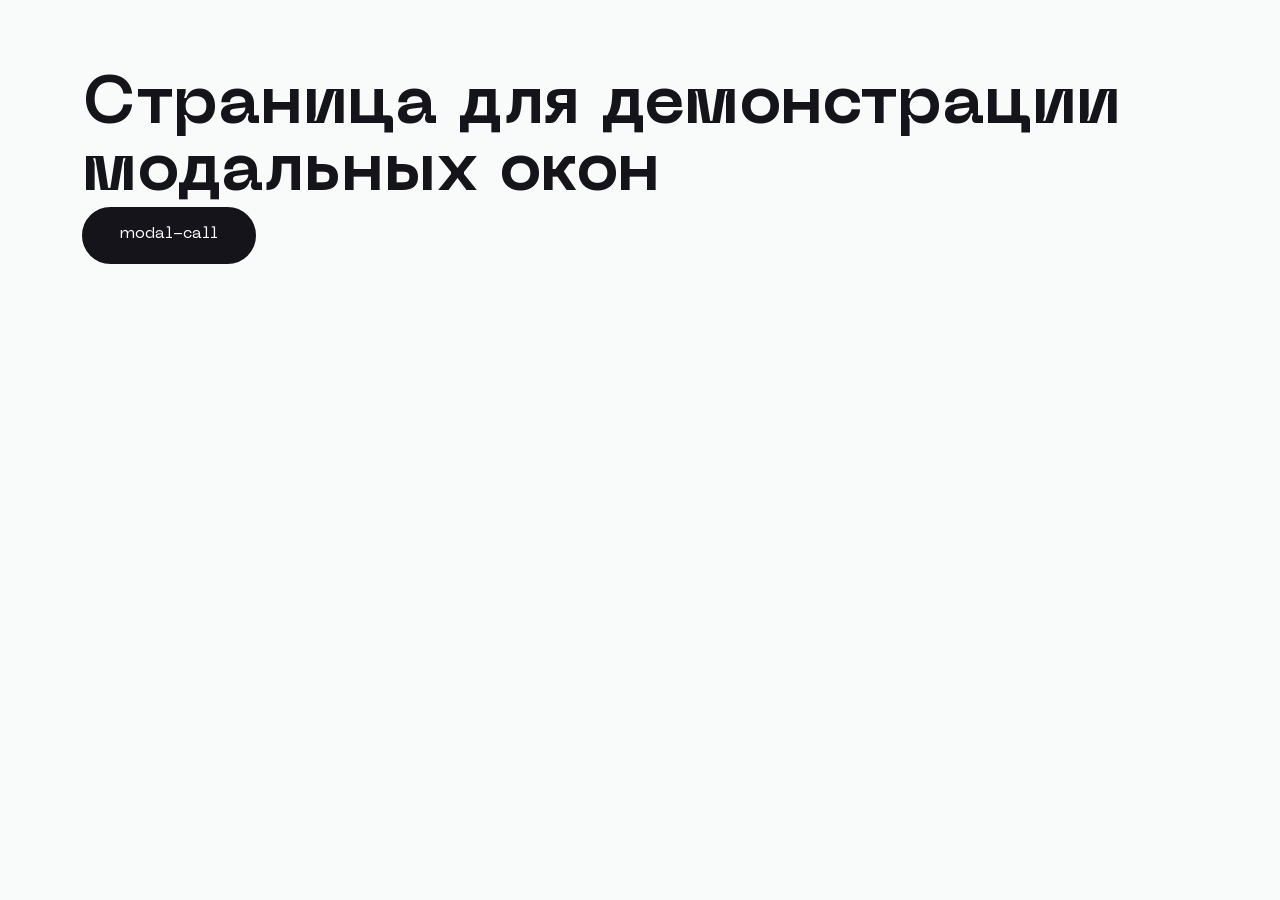
<file: public/00-modal.html>
<!DOCTYPE html>
<html lang="en">
	<head>
		<meta charset="utf-8">
		<title>Модальные окна</title>
		<meta name="description" content="Hypers - hype bears based on Binance in the amount of 2222 unique 3D NFTs. These bears don’t hibernate, they stay on the hype all year round. ">
		<meta http-equiv="X-UA-Compatible" content="IE=edge">
		<meta name="viewport" content="width=device-width,initial-scale=1.0,  shrink-to-fit=no"><link rel="apple-touch-icon" sizes="180x180" href="favicon/apple-touch-icon.png">
<link rel="icon" type="image/png" sizes="32x32" href="favicon/favicon-32x32.png">
<link rel="icon" type="image/png" sizes="16x16" href="favicon/favicon-16x16.png">
<link rel="manifest" href="favicon/site.webmanifest">
<link rel="mask-icon" href="favicon/safari-pinned-tab.svg" color="#000000">
<meta name="msapplication-TileColor" content="#ffffff">
<meta name="theme-color" content="#ffffff">
		<link type="image/ico" href="favicon/favicon.ico" rel="shortcut icon">
		<meta property="og:title" content="Hypers NFT based on Binance">
		<meta property="og:description" content="Hypers - hype bears based on Binance in the amount of 2222 unique 3D NFTs. These bears don’t hibernate, they stay on the hype all year round. ">
		<meta property="og:type" content="website">
		<meta property="og:image" content="hypers.online/og.jpg">
		<meta property="og:image:width" content="1280">
		<meta property="og:image:height" content="630"><meta name="format-detection" content="telephone=no"> 
		<link href="libs/swiper/swiper-bundle.min.css" rel="stylesheet"/>
		<link href="libs/@fancyapps/ui/fancybox.css" rel="stylesheet"/>
		<link href="css/main.min.css" rel="stylesheet"/>
	</head>
	<body>
		<div class="main-wrapper">
			<div class="section container">
				<h1>Страница для  демонстрации модальных окон</h1>
				<div class="row">
										<div class="col-auto mb-2"><a class="btn btn-primary" href="#" data-src="modal-call" data-fancybox="modal">modal-call</a></div>
				</div>
			</div>
		</div>
		<!--  start modals-->
		<div id="modal-call" style="display: none">
			<div class="modal-win">
				<div class="form-wrap">
					<form>
						<div class="text-center">
							<div class="form-wrap__title form-data h3 ttu">Обратный звонок
							</div>
							<p class="after-headline">Заполните заявку и&nbsp;мы&nbsp;с&nbsp;Вами свяжемся в&nbsp;течение 15&nbsp;минут</p>
						</div>
						<div class="form-wrap__input-wrap form-group"><input class="form-wrap__input form-control" name="text" type="text" placeholder="Ваше Имя" required="required"/> 
						</div>
						<!-- +e.input-wrap-->
						<button class="form-wrap__btn btn" type="submit"> 
						</button>
						<div class="form-wrap__policy">
							<label class="custom-input form-check"><input class="custom-input__input form-check-input" name="checkbox" type="checkbox" checked="checked"/><small class="custom-input__text text-secondary">Согласен на обработку и хранение моих персональных данных в соответствии с условиями</small>
							</label>
						</div>
					</form>
				</div>
			</div>
		</div>
		<!-- #modal-call-->
		<!-- end modals-->
		<script src="libs/jquery/jquery.min.js"></script>
		<script src="libs/@fancyapps/ui/fancybox.umd.js"> </script>
		<script src="libs/swiper/swiper-bundle.min.js"> </script>
		<script src="libs/inputmask/inputmask.min.js"> </script>
		<script src="js/common.js"></script>
	</body>
</html>
</file>
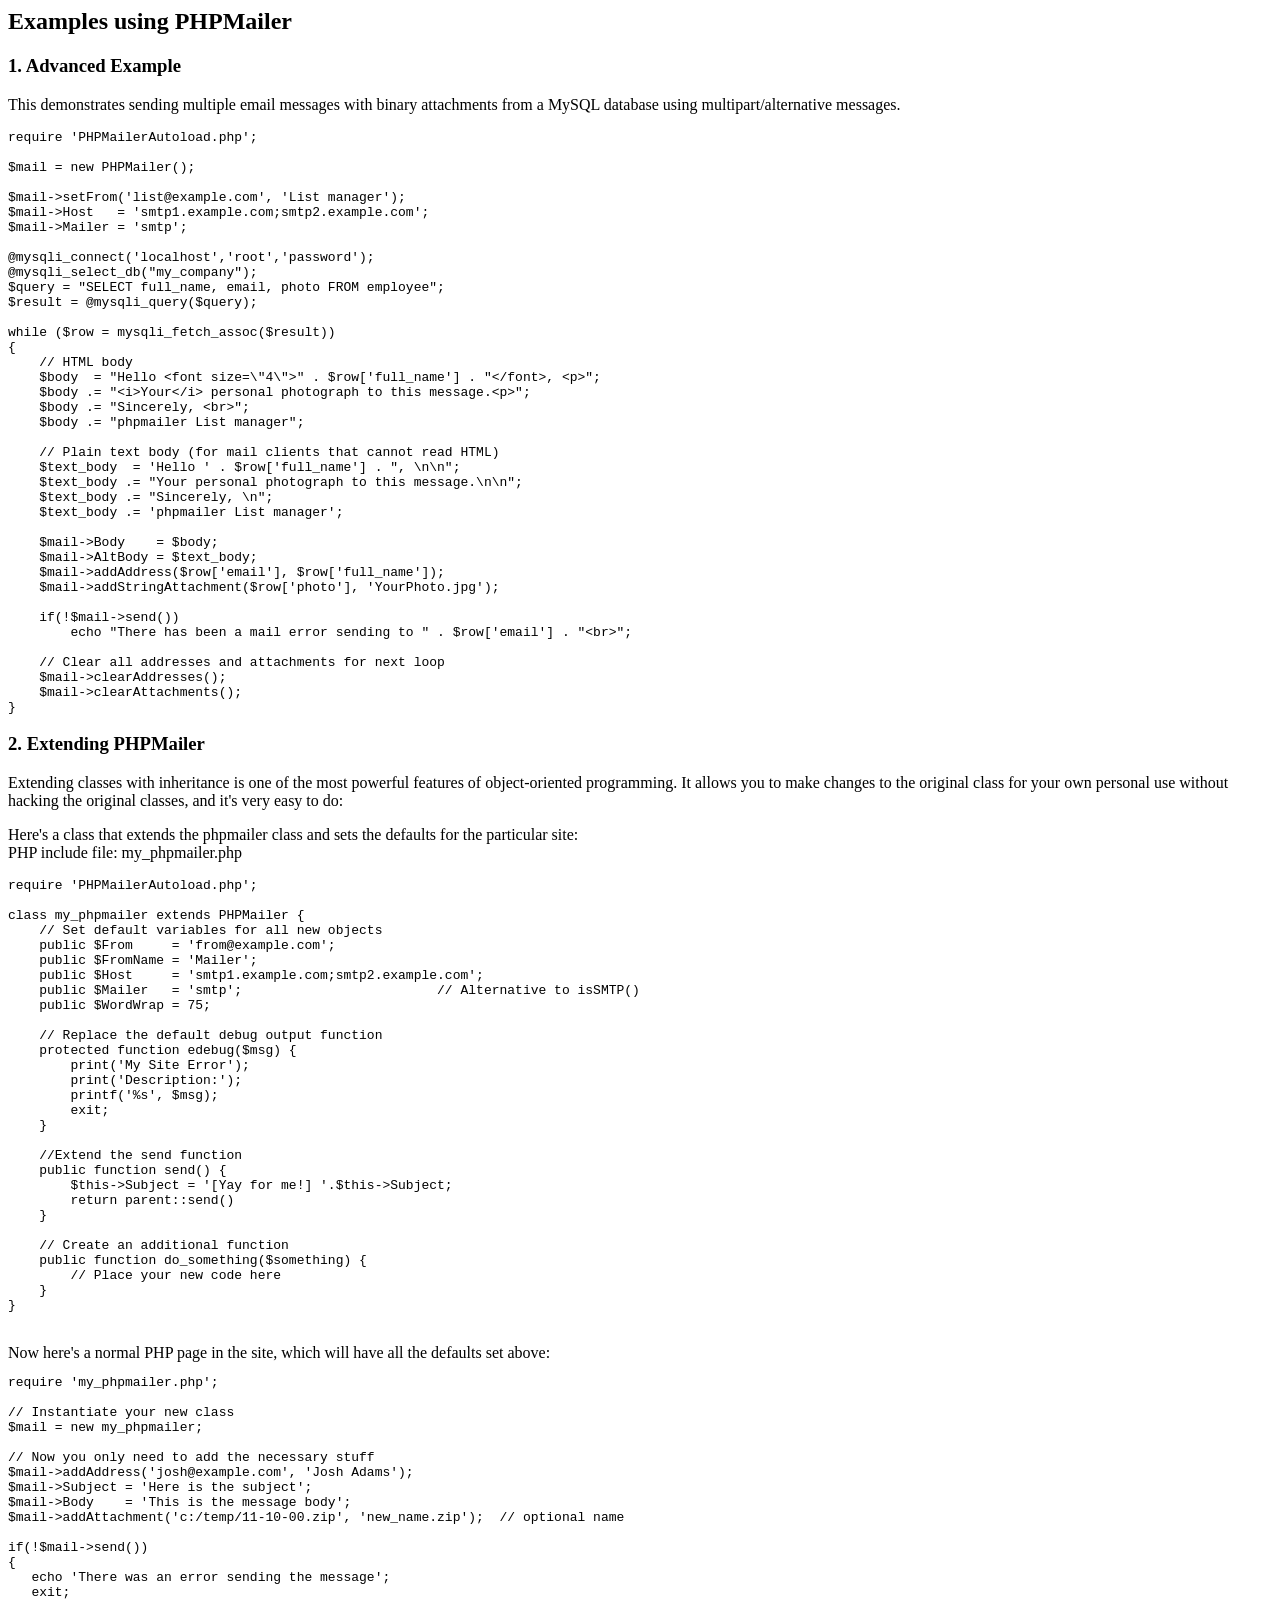
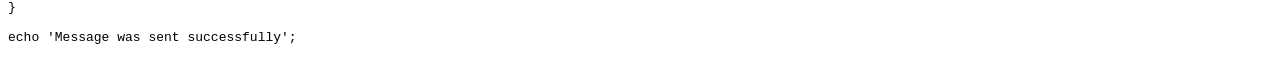
<file: public/vendor/phpmailer/phpmailer/docs/extending.html>
<html>
<head>
<title>Examples using phpmailer</title>
</head>

<body>

<h2>Examples using PHPMailer</h2>

<h3>1. Advanced Example</h3>
<p>

This demonstrates sending multiple email messages with binary attachments
from a MySQL database using multipart/alternative messages.<p>

<pre>
require 'PHPMailerAutoload.php';

$mail = new PHPMailer();

$mail->setFrom('list@example.com', 'List manager');
$mail->Host   = 'smtp1.example.com;smtp2.example.com';
$mail->Mailer = 'smtp';

@mysqli_connect('localhost','root','password');
@mysqli_select_db("my_company");
$query = "SELECT full_name, email, photo FROM employee";
$result = @mysqli_query($query);

while ($row = mysqli_fetch_assoc($result))
{
    // HTML body
    $body  = "Hello &lt;font size=\"4\"&gt;" . $row['full_name'] . "&lt;/font&gt;, &lt;p&gt;";
    $body .= "&lt;i&gt;Your&lt;/i&gt; personal photograph to this message.&lt;p&gt;";
    $body .= "Sincerely, &lt;br&gt;";
    $body .= "phpmailer List manager";

    // Plain text body (for mail clients that cannot read HTML)
    $text_body  = 'Hello ' . $row['full_name'] . ", \n\n";
    $text_body .= "Your personal photograph to this message.\n\n";
    $text_body .= "Sincerely, \n";
    $text_body .= 'phpmailer List manager';

    $mail->Body    = $body;
    $mail->AltBody = $text_body;
    $mail->addAddress($row['email'], $row['full_name']);
    $mail->addStringAttachment($row['photo'], 'YourPhoto.jpg');

    if(!$mail->send())
        echo "There has been a mail error sending to " . $row['email'] . "&lt;br&gt;";

    // Clear all addresses and attachments for next loop
    $mail->clearAddresses();
    $mail->clearAttachments();
}
</pre>
<p>

<h3>2. Extending PHPMailer</h3>
<p>

Extending classes with inheritance is one of the most
powerful features of object-oriented programming. It allows you to make changes to the
original class for your own personal use without hacking the original
classes, and it's very easy to do:

<p>
Here's a class that extends the phpmailer class and sets the defaults
for the particular site:<br>
PHP include file: my_phpmailer.php
<p>

<pre>
require 'PHPMailerAutoload.php';

class my_phpmailer extends PHPMailer {
    // Set default variables for all new objects
    public $From     = 'from@example.com';
    public $FromName = 'Mailer';
    public $Host     = 'smtp1.example.com;smtp2.example.com';
    public $Mailer   = 'smtp';                         // Alternative to isSMTP()
    public $WordWrap = 75;

    // Replace the default debug output function
    protected function edebug($msg) {
        print('My Site Error');
        print('Description:');
        printf('%s', $msg);
        exit;
    }

    //Extend the send function
    public function send() {
        $this->Subject = '[Yay for me!] '.$this->Subject;
        return parent::send()
    }

    // Create an additional function
    public function do_something($something) {
        // Place your new code here
    }
}
</pre>
<br>
Now here's a normal PHP page in the site, which will have all the defaults set above:<br>

<pre>
require 'my_phpmailer.php';

// Instantiate your new class
$mail = new my_phpmailer;

// Now you only need to add the necessary stuff
$mail->addAddress('josh@example.com', 'Josh Adams');
$mail->Subject = 'Here is the subject';
$mail->Body    = 'This is the message body';
$mail->addAttachment('c:/temp/11-10-00.zip', 'new_name.zip');  // optional name

if(!$mail->send())
{
   echo 'There was an error sending the message';
   exit;
}

echo 'Message was sent successfully';
</pre>
</body>
</html>
</file>
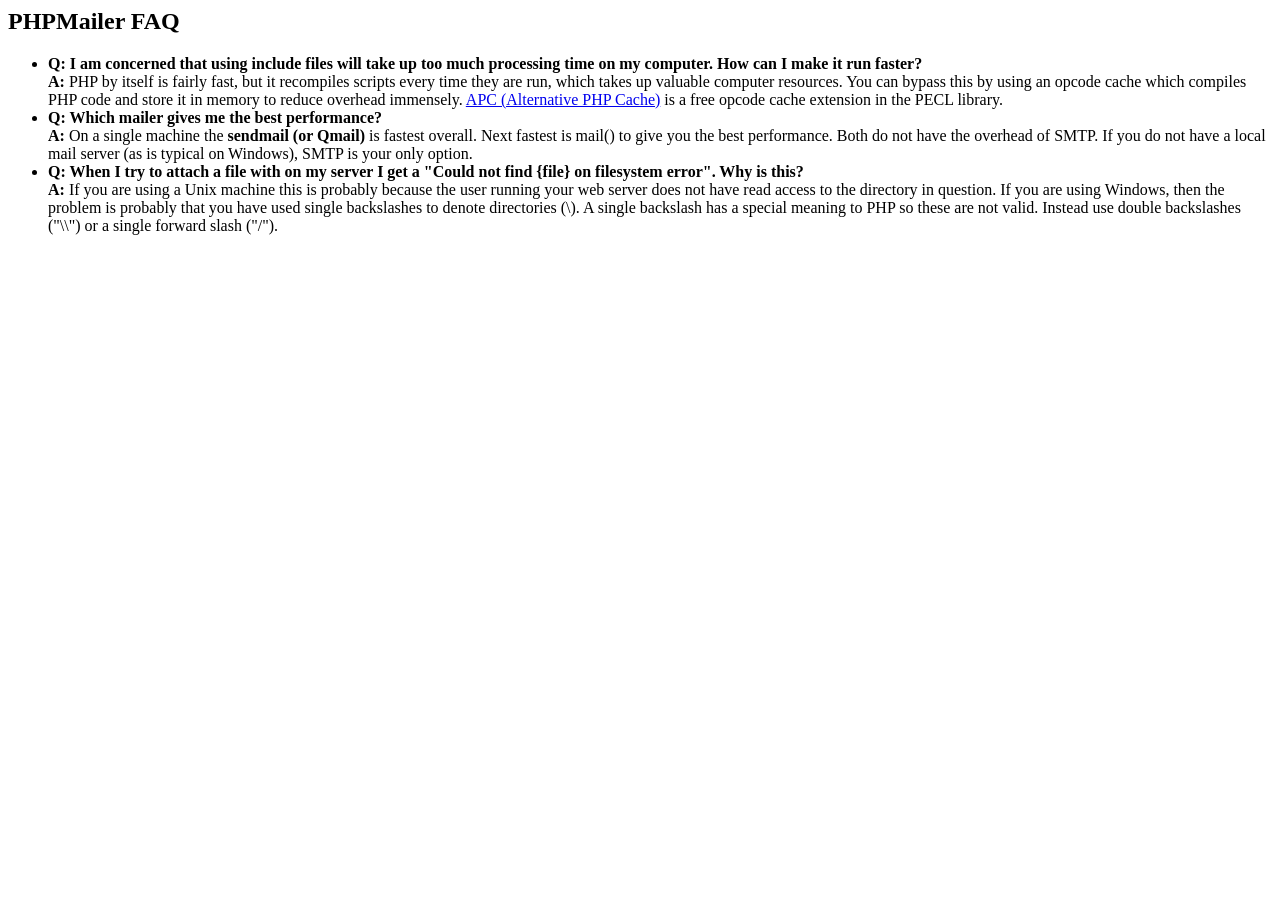
<file: public/vendor/phpmailer/phpmailer/docs/faq.html>
﻿<html>
<head>
<title>PHPMailer FAQ</title>
</head>
<body>
<h2>PHPMailer FAQ</h2>
<ul>
    <li><strong>Q: I am concerned that using include files will take up too much
    processing time on my computer. How can I make it run faster?</strong><br>
    <strong>A:</strong> PHP by itself is fairly fast, but it recompiles scripts every time they are run, which takes up valuable
    computer resources. You can bypass this by using an opcode cache which compiles
    PHP code and store it in memory to reduce overhead immensely. <a href="http://www.php.net/apc/">APC
    (Alternative PHP Cache)</a> is a free opcode cache extension in the PECL library.</li>
    <li><strong>Q: Which mailer gives me the best performance?</strong><br>
    <strong>A:</strong> On a single machine the <strong>sendmail (or Qmail)</strong> is fastest overall.
    Next fastest is mail() to give you the best performance. Both do not have the overhead of SMTP.
    If you do not have a local mail server (as is typical on Windows), SMTP is your only option.</li>
    <li><strong>Q: When I try to attach a file with on my server I get a
    "Could not find {file} on filesystem error". Why is this?</strong><br>
    <strong>A:</strong> If you are using a Unix machine this is probably because the user
    running your web server does not have read access to the directory in question. If you are using Windows,
    then the problem is probably that you have used single backslashes to denote directories (\).
    A single backslash has a special meaning to PHP so these are not
    valid. Instead use double backslashes ("\\") or a single forward
    slash ("/").</li>
</ul>
</body>
</html>
</file>
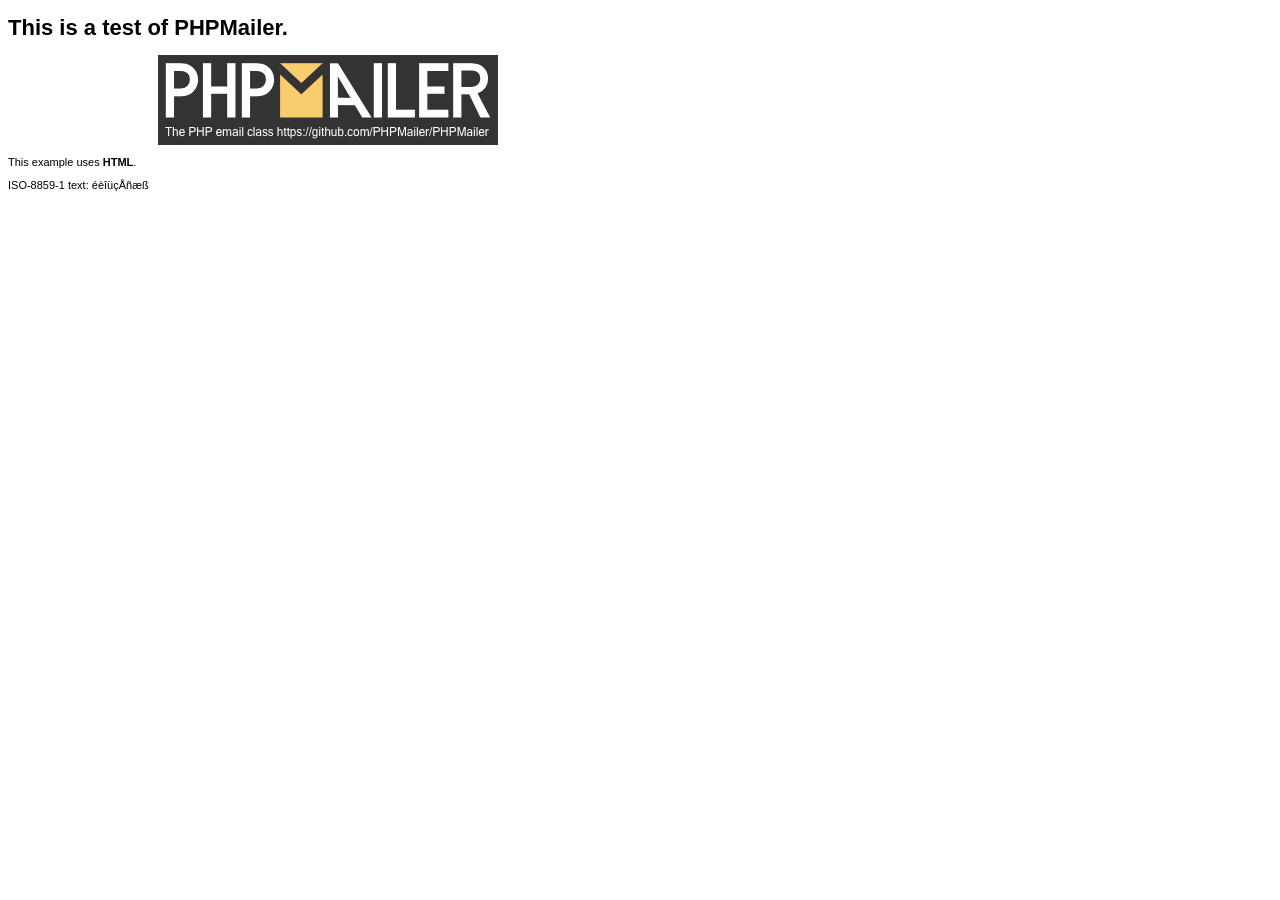
<file: public/vendor/phpmailer/phpmailer/examples/contents.html>
<!DOCTYPE HTML PUBLIC "-//W3C//DTD HTML 4.01 Transitional//EN" "http://www.w3.org/TR/html4/loose.dtd">
<html>
<head>
  <meta http-equiv="Content-Type" content="text/html; charset=iso-8859-1">
  <title>PHPMailer Test</title>
</head>
<body>
<div style="width: 640px; font-family: Arial, Helvetica, sans-serif; font-size: 11px;">
  <h1>This is a test of PHPMailer.</h1>
  <div align="center">
    <a href="https://github.com/PHPMailer/PHPMailer/"><img src="images/phpmailer.png" height="90" width="340" alt="PHPMailer rocks"></a>
  </div>
  <p>This example uses <strong>HTML</strong>.</p>
  <p>ISO-8859-1 text: ���������</p>
</div>
</body>
</html>
</file>
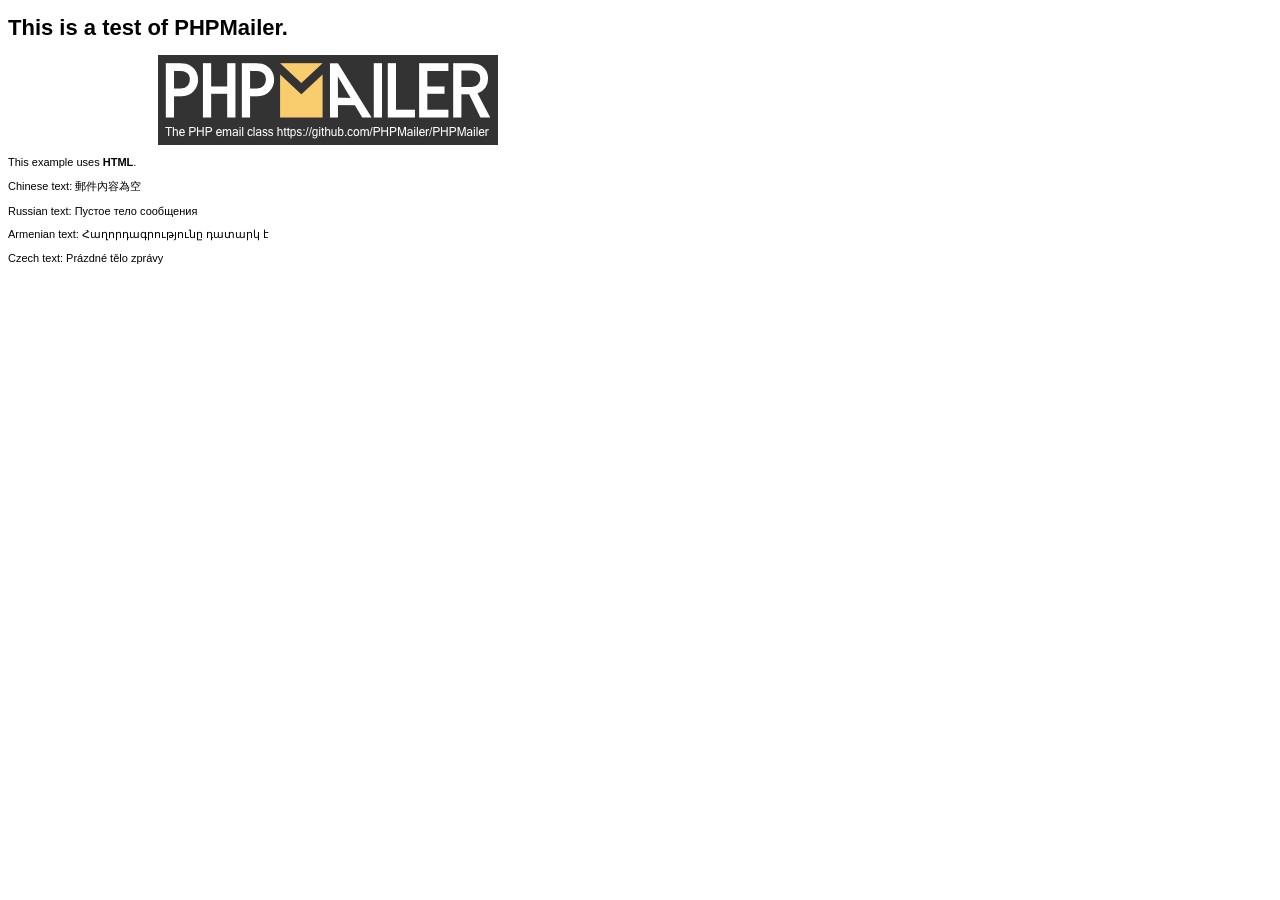
<file: public/vendor/phpmailer/phpmailer/examples/contentsutf8.html>
<!DOCTYPE HTML PUBLIC "-//W3C//DTD HTML 4.01 Transitional//EN" "http://www.w3.org/TR/html4/loose.dtd">
<html>
<head>
  <meta http-equiv="Content-Type" content="text/html; charset=utf-8">
  <title>PHPMailer Test</title>
</head>
<body>
<div style="width: 640px; font-family: Arial, Helvetica, sans-serif; font-size: 11px;">
  <h1>This is a test of PHPMailer.</h1>
  <div align="center">
    <a href="https://github.com/PHPMailer/PHPMailer/"><img src="images/phpmailer.png" height="90" width="340" alt="PHPMailer rocks"></a>
  </div>
  <p>This example uses <strong>HTML</strong>.</p>
  <p>Chinese text: 郵件內容為空</p>
  <p>Russian text: Пустое тело сообщения</p>
  <p>Armenian text: Հաղորդագրությունը դատարկ է</p>
  <p>Czech text: Prázdné tělo zprávy</p>
</div>
</body>
</html>
</file>
<file: public/css/main.min.css>
@charset "UTF-8";@font-face{font-display:swap;font-family:NeueMachina;font-style:normal;font-weight:400;src:url(../fonts/NeueMachina-Regular.woff2) format("woff2")}@font-face{font-display:swap;font-family:NeueMachina;font-style:normal;font-weight:700;src:url(../fonts/NeueMachina-Bold.woff2) format("woff2")}.icon{fill:currentColor;display:inline-block;height:1em;width:1em}.icon-arrow-down,.icon-arrow-up{font-size:2.4rem;width:1em}.icon-basket{font-size:2.4rem;width:.9166666667em}.icon-check{font-size:2.7rem;width:1em}.icon-fb,.icon-instagram,.icon-telegram,.icon-twitter{font-size:2.4rem;width:1em}.icon-viber{font-size:1.6rem;width:1em}.icon-vk{font-size:2.4rem;width:1em}.icon-whatsapp{font-size:1.6rem;width:1em}:root{--bs-blue:#0d6efd;--bs-indigo:#6610f2;--bs-purple:#6f42c1;--bs-pink:#d63384;--bs-red:#dc3545;--bs-orange:#fd7e14;--bs-yellow:#ffc107;--bs-green:#198754;--bs-teal:#20c997;--bs-cyan:#0dcaf0;--bs-black:#000;--bs-white:#fff;--bs-gray:#6c757d;--bs-gray-dark:#343a40;--bs-gray-100:#f8f9fa;--bs-gray-200:#e9ecef;--bs-gray-300:#dee2e6;--bs-gray-400:#ced4da;--bs-gray-500:#adb5bd;--bs-gray-600:#6c757d;--bs-gray-700:#495057;--bs-gray-800:#343a40;--bs-gray-900:#212529;--bs-primary:#15141a;--bs-secondary:#87888a;--bs-danger:#dc3545;--bs-primary-rgb:21,20,26;--bs-secondary-rgb:135,136,138;--bs-danger-rgb:220,53,69;--bs-white-rgb:255,255,255;--bs-black-rgb:0,0,0;--bs-body-color-rgb:21,20,26;--bs-body-bg-rgb:249,251,250;--bs-font-sans-serif:"NeueMachina",system-ui,-apple-system,"Segoe UI",Roboto,"Helvetica Neue",Arial,"Noto Sans","Liberation Sans",sans-serif,"Apple Color Emoji","Segoe UI Emoji","Segoe UI Symbol","Noto Color Emoji";--bs-font-monospace:SFMono-Regular,Menlo,Monaco,Consolas,"Liberation Mono","Courier New",monospace;--bs-gradient:linear-gradient(180deg,hsla(0,0%,100%,.15),hsla(0,0%,100%,0));--bs-body-font-family:var(--bs-font-sans-serif);--bs-body-font-size:0.9999999992rem;--bs-body-font-weight:400;--bs-body-line-height:1.5;--bs-body-color:#15141a;--bs-body-bg:#f9fbfa;--bs-border-width:1px;--bs-border-style:solid;--bs-border-color:#dee2e6;--bs-border-color-translucent:rgba(0,0,0,.175);--bs-border-radius:0.375rem;--bs-border-radius-sm:0.25rem;--bs-border-radius-lg:0.5rem;--bs-border-radius-xl:1rem;--bs-border-radius-2xl:2rem;--bs-border-radius-pill:50rem;--bs-link-color:#15141a;--bs-link-hover-color:#111015;--bs-code-color:#d63384;--bs-highlight-bg:#fff3cd}*,:after,:before{box-sizing:border-box}body{-webkit-text-size-adjust:100%;-webkit-tap-highlight-color:rgba(0,0,0,0);background-color:var(--bs-body-bg);color:var(--bs-body-color);font-family:var(--bs-body-font-family);font-size:var(--bs-body-font-size);font-weight:var(--bs-body-font-weight);line-height:var(--bs-body-line-height);margin:0;text-align:var(--bs-body-text-align)}hr{border:0;border-top:1px solid;color:inherit;margin:1rem 0;opacity:.25}.h1,.h2,.h3,.h4,.h5,.h6,h1,h2,h3,h4,h5,h6{font-weight:500;line-height:1.2;margin-bottom:.5rem;margin-top:0}.h1,h1{font-size:calc(1.375rem + 1.6875vw)}.h2,h2{font-size:calc(1.325rem + 1.0125vw)}.h3,h3{font-size:calc(1.3rem + .675vw)}.h4,h4{font-size:calc(1.275rem + .3375vw)}.h5,h5{font-size:1.249999999rem}.h6,h6{font-size:.9999999992rem}p{margin-bottom:1rem;margin-top:0}abbr[title]{cursor:help;-webkit-text-decoration:underline dotted;text-decoration:underline dotted;-webkit-text-decoration-skip-ink:none;text-decoration-skip-ink:none}address{font-style:normal;line-height:inherit;margin-bottom:1rem}ol,ul{padding-left:2rem}dl,ol,ul{margin-bottom:1rem;margin-top:0}ol ol,ol ul,ul ol,ul ul{margin-bottom:0}dt{font-weight:700}dd{margin-bottom:.5rem;margin-left:0}blockquote{margin:0 0 1rem}b,strong{font-weight:bolder}.small,small{font-size:.875em}.mark,mark{background-color:var(--bs-highlight-bg);padding:.1875em}sub,sup{font-size:.75em;line-height:0;position:relative;vertical-align:baseline}sub{bottom:-.25em}sup{top:-.5em}a{color:var(--bs-link-color);text-decoration:underline}a:hover{color:var(--bs-link-hover-color)}a:not([href]):not([class]),a:not([href]):not([class]):hover{color:inherit;text-decoration:none}code,kbd,pre,samp{font-family:var(--bs-font-monospace);font-size:1em}pre{display:block;font-size:.875em;margin-bottom:1rem;margin-top:0;overflow:auto}pre code{color:inherit;font-size:inherit;word-break:normal}code{word-wrap:break-word;color:var(--bs-code-color);font-size:.875em}a>code{color:inherit}kbd{background-color:var(--bs-body-color);border-radius:.25rem;color:var(--bs-body-bg);font-size:.875em;padding:.1875rem .375rem}kbd kbd{font-size:1em;padding:0}figure{margin:0 0 1rem}img,svg{vertical-align:middle}table{border-collapse:collapse;caption-side:bottom}caption{color:rgba(var(--bs-body-color-rgb),.75);padding-bottom:.5rem;padding-top:.5rem;text-align:left}th{text-align:inherit;text-align:-webkit-match-parent}tbody,td,tfoot,th,thead,tr{border:0 solid;border-color:inherit}label{display:inline-block}button{border-radius:0}button:focus:not(:focus-visible){outline:0}button,input,optgroup,select,textarea{font-family:inherit;font-size:inherit;line-height:inherit;margin:0}button,select{text-transform:none}[role=button]{cursor:pointer}select{word-wrap:normal}select:disabled{opacity:1}[list]:not([type=date]):not([type=datetime-local]):not([type=month]):not([type=week]):not([type=time])::-webkit-calendar-picker-indicator{display:none!important}[type=button],[type=reset],[type=submit],button{-webkit-appearance:button}[type=button]:not(:disabled),[type=reset]:not(:disabled),[type=submit]:not(:disabled),button:not(:disabled){cursor:pointer}::-moz-focus-inner{border-style:none;padding:0}textarea{resize:vertical}fieldset{border:0;margin:0;min-width:0;padding:0}legend{float:left;font-size:calc(1.275rem + .3375vw);line-height:inherit;margin-bottom:.5rem;padding:0;width:100%}legend+*{clear:left}::-webkit-datetime-edit-day-field,::-webkit-datetime-edit-fields-wrapper,::-webkit-datetime-edit-hour-field,::-webkit-datetime-edit-minute,::-webkit-datetime-edit-month-field,::-webkit-datetime-edit-text,::-webkit-datetime-edit-year-field{padding:0}::-webkit-inner-spin-button{height:auto}[type=search]{-webkit-appearance:textfield;outline-offset:-2px}::-webkit-search-decoration{-webkit-appearance:none}::-webkit-color-swatch-wrapper{padding:0}::-webkit-file-upload-button{-webkit-appearance:button;font:inherit}::file-selector-button{-webkit-appearance:button;font:inherit}output{display:inline-block}iframe{border:0}summary{cursor:pointer;display:list-item}progress{vertical-align:baseline}[hidden]{display:none!important}.lead{font-size:1.249999999rem;font-weight:300}.display-1{font-size:calc(1.625rem + 5.0625vw);font-weight:300;line-height:1.2}.display-2{font-size:calc(1.575rem + 4.3875vw);font-weight:300;line-height:1.2}.display-3{font-size:calc(1.525rem + 3.7125vw);font-weight:300;line-height:1.2}.display-4{font-size:calc(1.475rem + 3.0375vw);font-weight:300;line-height:1.2}.display-5{font-size:calc(1.425rem + 2.3625vw);font-weight:300;line-height:1.2}.display-6{font-size:calc(1.375rem + 1.6875vw);font-weight:300;line-height:1.2}.list-inline,.list-unstyled{list-style:none;padding-left:0}.list-inline-item{display:inline-block}.list-inline-item:not(:last-child){margin-right:.5rem}.initialism{font-size:.875em;text-transform:uppercase}.blockquote{font-size:1.249999999rem;margin-bottom:1rem}.blockquote>:last-child{margin-bottom:0}.blockquote-footer{color:#6c757d;font-size:.875em;margin-bottom:1rem;margin-top:-1rem}.blockquote-footer:before{content:"— "}.container,.container-fluid,.container-lg,.container-md,.container-sm,.container-xl,.container-xxl{--bs-gutter-x:1.5rem;--bs-gutter-y:0;margin-left:auto;margin-right:auto;padding-left:calc(var(--bs-gutter-x)*.5);padding-right:calc(var(--bs-gutter-x)*.5);width:100%}.row{--bs-gutter-x:1.5rem;--bs-gutter-y:0;display:flex;flex-wrap:wrap;margin-left:calc(var(--bs-gutter-x)*-.5);margin-right:calc(var(--bs-gutter-x)*-.5);margin-top:calc(var(--bs-gutter-y)*-1)}.row>*{flex-shrink:0;margin-top:var(--bs-gutter-y);max-width:100%;padding-left:calc(var(--bs-gutter-x)*.5);padding-right:calc(var(--bs-gutter-x)*.5);width:100%}.col{flex:1 0 0%}.row-cols-auto>*{flex:0 0 auto;width:auto}.row-cols-1>*{flex:0 0 auto;width:100%}.row-cols-2>*{flex:0 0 auto;width:50%}.row-cols-3>*{flex:0 0 auto;width:33.3333333333%}.row-cols-4>*{flex:0 0 auto;width:25%}.row-cols-5>*{flex:0 0 auto;width:20%}.row-cols-6>*{flex:0 0 auto;width:16.6666666667%}.col-auto{flex:0 0 auto;width:auto}.col-1{flex:0 0 auto;width:8.33333333%}.col-2{flex:0 0 auto;width:16.66666667%}.col-3{flex:0 0 auto;width:25%}.col-4{flex:0 0 auto;width:33.33333333%}.col-5{flex:0 0 auto;width:41.66666667%}.col-6{flex:0 0 auto;width:50%}.col-7{flex:0 0 auto;width:58.33333333%}.col-8{flex:0 0 auto;width:66.66666667%}.col-9{flex:0 0 auto;width:75%}.col-10{flex:0 0 auto;width:83.33333333%}.col-11{flex:0 0 auto;width:91.66666667%}.col-12{flex:0 0 auto;width:100%}.offset-1{margin-left:8.33333333%}.offset-2{margin-left:16.66666667%}.offset-3{margin-left:25%}.offset-4{margin-left:33.33333333%}.offset-5{margin-left:41.66666667%}.offset-6{margin-left:50%}.offset-7{margin-left:58.33333333%}.offset-8{margin-left:66.66666667%}.offset-9{margin-left:75%}.offset-10{margin-left:83.33333333%}.offset-11{margin-left:91.66666667%}.g-0,.gx-0{--bs-gutter-x:0}.g-0,.gy-0{--bs-gutter-y:0}.g-1,.gx-1{--bs-gutter-x:0.25rem}.g-1,.gy-1{--bs-gutter-y:0.25rem}.g-2,.gx-2{--bs-gutter-x:0.5rem}.g-2,.gy-2{--bs-gutter-y:0.5rem}.g-3,.gx-3{--bs-gutter-x:1rem}.g-3,.gy-3{--bs-gutter-y:1rem}.g-4,.gx-4{--bs-gutter-x:1.5rem}.g-4,.gy-4{--bs-gutter-y:1.5rem}.g-5,.gx-5{--bs-gutter-x:3rem}.g-5,.gy-5{--bs-gutter-y:3rem}.form-label{margin-bottom:.5rem}.col-form-label{font-size:inherit;line-height:1.5;margin-bottom:0;padding-bottom:calc(.375rem + 1px);padding-top:calc(.375rem + 1px)}.col-form-label-lg{font-size:1.249999999rem;padding-bottom:calc(.5rem + 1px);padding-top:calc(.5rem + 1px)}.col-form-label-sm{font-size:.8749999993rem;padding-bottom:calc(.25rem + 1px);padding-top:calc(.25rem + 1px)}.form-text{color:rgba(var(--bs-body-color-rgb),.75);font-size:.875em;margin-top:.25rem}.form-control{-webkit-appearance:none;-moz-appearance:none;appearance:none;background-clip:padding-box;background-color:#f9fbfa;border:1px solid #ced4da;border-radius:.375rem;color:#15141a;display:block;font-size:.9999999992rem;font-weight:400;line-height:1.5;padding:.375rem .75rem;transition:border-color .15s ease-in-out,box-shadow .15s ease-in-out;width:100%}.form-control[type=file]{overflow:hidden}.form-control[type=file]:not(:disabled):not([readonly]){cursor:pointer}.form-control:focus{background-color:#f9fbfa;border-color:#8a8a8d;box-shadow:0 0 0 .25rem rgba(21,20,26,.25);color:#15141a;outline:0}.form-control::-webkit-date-and-time-value{height:1.5em}.form-control::-moz-placeholder{color:#6c757d;opacity:1}.form-control::placeholder{color:#6c757d;opacity:1}.form-control:disabled{background-color:#e9ecef;opacity:1}.form-control::-webkit-file-upload-button{-webkit-margin-end:.75rem;background-color:#e9ecef;border:0 solid;border-color:inherit;border-inline-end-width:1px;border-radius:0;color:#15141a;margin:-.375rem -.75rem;margin-inline-end:.75rem;padding:.375rem .75rem;pointer-events:none;-webkit-transition:color .15s ease-in-out,background-color .15s ease-in-out,border-color .15s ease-in-out,box-shadow .15s ease-in-out;transition:color .15s ease-in-out,background-color .15s ease-in-out,border-color .15s ease-in-out,box-shadow .15s ease-in-out}.form-control::file-selector-button{-webkit-margin-end:.75rem;background-color:#e9ecef;border:0 solid;border-color:inherit;border-inline-end-width:1px;border-radius:0;color:#15141a;margin:-.375rem -.75rem;margin-inline-end:.75rem;padding:.375rem .75rem;pointer-events:none;transition:color .15s ease-in-out,background-color .15s ease-in-out,border-color .15s ease-in-out,box-shadow .15s ease-in-out}.form-control:hover:not(:disabled):not([readonly])::-webkit-file-upload-button{background-color:#dde0e3}.form-control:hover:not(:disabled):not([readonly])::file-selector-button{background-color:#dde0e3}.form-control-plaintext{background-color:transparent;border:solid transparent;border-width:1px 0;color:#15141a;display:block;line-height:1.5;margin-bottom:0;padding:.375rem 0;width:100%}.form-control-plaintext:focus{outline:0}.form-control-plaintext.form-control-lg,.form-control-plaintext.form-control-sm{padding-left:0;padding-right:0}.form-control-sm{border-radius:.25rem;font-size:.8749999993rem;min-height:calc(1.5em + .5rem + 2px);padding:.25rem .5rem}.form-control-sm::-webkit-file-upload-button{-webkit-margin-end:.5rem;margin:-.25rem -.5rem;margin-inline-end:.5rem;padding:.25rem .5rem}.form-control-sm::file-selector-button{-webkit-margin-end:.5rem;margin:-.25rem -.5rem;margin-inline-end:.5rem;padding:.25rem .5rem}.form-control-lg{border-radius:.5rem;font-size:1.249999999rem;min-height:calc(1.5em + 1rem + 2px);padding:.5rem 1rem}.form-control-lg::-webkit-file-upload-button{-webkit-margin-end:1rem;margin:-.5rem -1rem;margin-inline-end:1rem;padding:.5rem 1rem}.form-control-lg::file-selector-button{-webkit-margin-end:1rem;margin:-.5rem -1rem;margin-inline-end:1rem;padding:.5rem 1rem}textarea.form-control{min-height:calc(1.5em + .75rem + 2px)}textarea.form-control-sm{min-height:calc(1.5em + .5rem + 2px)}textarea.form-control-lg{min-height:calc(1.5em + 1rem + 2px)}.form-control-color{height:calc(1.5em + .75rem + 2px);padding:.375rem;width:3rem}.form-control-color:not(:disabled):not([readonly]){cursor:pointer}.form-control-color::-moz-color-swatch{border:0!important;border-radius:.375rem}.form-control-color::-webkit-color-swatch{border-radius:.375rem}.form-control-color.form-control-sm{height:calc(1.5em + .5rem + 2px)}.form-control-color.form-control-lg{height:calc(1.5em + 1rem + 2px)}.form-select,.select2-container--default .select2-selection--single{-moz-padding-start:calc(.75rem - 3px);-webkit-appearance:none;-moz-appearance:none;appearance:none;background-color:#f9fbfa;background-image:url("data:image/svg+xml;charset=utf-8,%3Csvg xmlns='http://www.w3.org/2000/svg' viewBox='0 0 16 16'%3E%3Cpath fill='none' stroke='%23343a40' stroke-linecap='round' stroke-linejoin='round' stroke-width='2' d='m2 5 6 6 6-6'/%3E%3C/svg%3E");background-position:right .75rem center;background-repeat:no-repeat;background-size:16px 12px;border:1px solid #ced4da;border-radius:.375rem;color:#15141a;display:block;font-size:.9999999992rem;font-weight:400;line-height:1.5;padding:.375rem 2.25rem .375rem .75rem;transition:border-color .15s ease-in-out,box-shadow .15s ease-in-out;width:100%}.form-select:focus,.select2-container--default .select2-selection--single:focus{border-color:#8a8a8d;box-shadow:0 0 0 .25rem rgba(21,20,26,.25);outline:0}.form-select[multiple],.form-select[size]:not([size="1"]),.select2-container--default [multiple].select2-selection--single,.select2-container--default [size].select2-selection--single:not([size="1"]){background-image:none;padding-right:.75rem}.form-select:disabled,.select2-container--default .select2-selection--single:disabled{background-color:#e9ecef}.form-select:-moz-focusring,.select2-container--default .select2-selection--single:-moz-focusring{color:transparent;text-shadow:0 0 0 #15141a}.form-select-sm{border-radius:.25rem;font-size:.8749999993rem;padding-bottom:.25rem;padding-left:.5rem;padding-top:.25rem}.form-select-lg{border-radius:.5rem;font-size:1.249999999rem;padding-bottom:.5rem;padding-left:1rem;padding-top:.5rem}.form-check{display:block;margin-bottom:.125rem;min-height:1.5rem;padding-left:1.5em}.form-check .form-check-input{float:left;margin-left:-1.5em}.form-check-reverse{padding-left:0;padding-right:1.5em;text-align:right}.form-check-reverse .form-check-input{float:right;margin-left:0;margin-right:-1.5em}.form-check-input{color-adjust:exact;-webkit-appearance:none;-moz-appearance:none;appearance:none;background-color:#f9fbfa;background-position:50%;background-repeat:no-repeat;background-size:contain;border:1px solid rgba(0,0,0,.25);height:1em;margin-top:.25em;-webkit-print-color-adjust:exact;print-color-adjust:exact;vertical-align:top;width:1em}.form-check-input[type=checkbox]{border-radius:.25em}.form-check-input[type=radio]{border-radius:50%}.form-check-input:active{filter:brightness(90%)}.form-check-input:focus{border-color:#8a8a8d;box-shadow:0 0 0 .25rem rgba(21,20,26,.25);outline:0}.form-check-input:checked{background-color:#15141a;border-color:#15141a}.form-check-input:checked[type=checkbox]{background-image:url("data:image/svg+xml;charset=utf-8,%3Csvg xmlns='http://www.w3.org/2000/svg' viewBox='0 0 20 20'%3E%3Cpath fill='none' stroke='%23fff' stroke-linecap='round' stroke-linejoin='round' stroke-width='3' d='m6 10 3 3 6-6'/%3E%3C/svg%3E")}.form-check-input:checked[type=radio]{background-image:url("data:image/svg+xml;charset=utf-8,%3Csvg xmlns='http://www.w3.org/2000/svg' viewBox='-4 -4 8 8'%3E%3Ccircle r='2' fill='%23fff'/%3E%3C/svg%3E")}.form-check-input[type=checkbox]:indeterminate{background-color:#15141a;background-image:url("data:image/svg+xml;charset=utf-8,%3Csvg xmlns='http://www.w3.org/2000/svg' viewBox='0 0 20 20'%3E%3Cpath fill='none' stroke='%23fff' stroke-linecap='round' stroke-linejoin='round' stroke-width='3' d='M6 10h8'/%3E%3C/svg%3E");border-color:#15141a}.form-check-input:disabled{filter:none;opacity:.5;pointer-events:none}.form-check-input:disabled~.form-check-label,.form-check-input[disabled]~.form-check-label{cursor:default;opacity:.5}.form-switch{padding-left:2.5em}.form-switch .form-check-input{background-image:url("data:image/svg+xml;charset=utf-8,%3Csvg xmlns='http://www.w3.org/2000/svg' viewBox='-4 -4 8 8'%3E%3Ccircle r='3' fill='rgba(0, 0, 0, 0.25)'/%3E%3C/svg%3E");background-position:0;border-radius:2em;margin-left:-2.5em;transition:background-position .15s ease-in-out;width:2em}.form-switch .form-check-input:focus{background-image:url("data:image/svg+xml;charset=utf-8,%3Csvg xmlns='http://www.w3.org/2000/svg' viewBox='-4 -4 8 8'%3E%3Ccircle r='3' fill='%238a8a8d'/%3E%3C/svg%3E")}.form-switch .form-check-input:checked{background-image:url("data:image/svg+xml;charset=utf-8,%3Csvg xmlns='http://www.w3.org/2000/svg' viewBox='-4 -4 8 8'%3E%3Ccircle r='3' fill='%23fff'/%3E%3C/svg%3E");background-position:100%}.form-switch.form-check-reverse{padding-left:0;padding-right:2.5em}.form-switch.form-check-reverse .form-check-input{margin-left:0;margin-right:-2.5em}.form-check-inline{display:inline-block;margin-right:1rem}.btn-check{clip:rect(0,0,0,0);pointer-events:none;position:absolute}.btn-check:disabled+.btn,.btn-check[disabled]+.btn{filter:none;opacity:.65;pointer-events:none}.form-range{-webkit-appearance:none;-moz-appearance:none;appearance:none;background-color:transparent;height:1.5rem;padding:0;width:100%}.form-range:focus{outline:0}.form-range:focus::-webkit-slider-thumb{box-shadow:0 0 0 1px #f9fbfa,0 0 0 .25rem rgba(21,20,26,.25)}.form-range:focus::-moz-range-thumb{box-shadow:0 0 0 1px #f9fbfa,0 0 0 .25rem rgba(21,20,26,.25)}.form-range::-moz-focus-outer{border:0}.form-range::-webkit-slider-thumb{-webkit-appearance:none;appearance:none;background-color:#15141a;border:0;border-radius:1rem;height:1rem;margin-top:-.25rem;-webkit-transition:background-color .15s ease-in-out,border-color .15s ease-in-out,box-shadow .15s ease-in-out;transition:background-color .15s ease-in-out,border-color .15s ease-in-out,box-shadow .15s ease-in-out;width:1rem}.form-range::-webkit-slider-thumb:active{background-color:#b9b9ba}.form-range::-webkit-slider-runnable-track{background-color:#dee2e6;border-color:transparent;border-radius:1rem;color:transparent;cursor:pointer;height:.5rem;width:100%}.form-range::-moz-range-thumb{-moz-appearance:none;appearance:none;background-color:#15141a;border:0;border-radius:1rem;height:1rem;-moz-transition:background-color .15s ease-in-out,border-color .15s ease-in-out,box-shadow .15s ease-in-out;transition:background-color .15s ease-in-out,border-color .15s ease-in-out,box-shadow .15s ease-in-out;width:1rem}.form-range::-moz-range-thumb:active{background-color:#b9b9ba}.form-range::-moz-range-track{background-color:#dee2e6;border-color:transparent;border-radius:1rem;color:transparent;cursor:pointer;height:.5rem;width:100%}.form-range:disabled{pointer-events:none}.form-range:disabled::-webkit-slider-thumb{background-color:#adb5bd}.form-range:disabled::-moz-range-thumb{background-color:#adb5bd}.form-floating{position:relative}.form-floating>.form-control,.form-floating>.form-control-plaintext,.form-floating>.form-select,.select2-container--default .form-floating>.select2-selection--single{height:calc(3.5rem + 2px);line-height:1.25}.form-floating>label{border:1px solid transparent;height:100%;left:0;overflow:hidden;padding:1rem .75rem;pointer-events:none;position:absolute;text-overflow:ellipsis;top:0;transform-origin:0 0;transition:opacity .1s ease-in-out,transform .1s ease-in-out;white-space:nowrap;width:100%}.form-floating>.form-control,.form-floating>.form-control-plaintext{padding:1rem .75rem}.form-floating>.form-control-plaintext::-moz-placeholder,.form-floating>.form-control::-moz-placeholder{color:transparent}.form-floating>.form-control-plaintext::placeholder,.form-floating>.form-control::placeholder{color:transparent}.form-floating>.form-control-plaintext:not(:-moz-placeholder-shown),.form-floating>.form-control:not(:-moz-placeholder-shown){padding-bottom:.625rem;padding-top:1.625rem}.form-floating>.form-control-plaintext:focus,.form-floating>.form-control-plaintext:not(:placeholder-shown),.form-floating>.form-control:focus,.form-floating>.form-control:not(:placeholder-shown){padding-bottom:.625rem;padding-top:1.625rem}.form-floating>.form-control-plaintext:-webkit-autofill,.form-floating>.form-control:-webkit-autofill{padding-bottom:.625rem;padding-top:1.625rem}.form-floating>.form-select,.select2-container--default .form-floating>.select2-selection--single{padding-bottom:.625rem;padding-top:1.625rem}.form-floating>.form-control:not(:-moz-placeholder-shown)~label{opacity:.65;transform:scale(.85) translateY(-.5rem) translateX(.15rem)}.form-floating>.form-control-plaintext~label,.form-floating>.form-control:focus~label,.form-floating>.form-control:not(:placeholder-shown)~label,.form-floating>.form-select~label,.select2-container--default .form-floating>.select2-selection--single~label{opacity:.65;transform:scale(.85) translateY(-.5rem) translateX(.15rem)}.form-floating>.form-control:-webkit-autofill~label{opacity:.65;transform:scale(.85) translateY(-.5rem) translateX(.15rem)}.form-floating>.form-control-plaintext~label{border-width:1px 0}.input-group{align-items:stretch;display:flex;flex-wrap:wrap;position:relative;width:100%}.input-group>.form-control,.input-group>.form-floating,.input-group>.form-select,.select2-container--default .input-group>.select2-selection--single{flex:1 1 auto;min-width:0;position:relative;width:1%}.input-group>.form-control:focus,.input-group>.form-floating:focus-within,.input-group>.form-select:focus,.select2-container--default .input-group>.select2-selection--single:focus{z-index:3}.input-group .btn{position:relative;z-index:2}.input-group .btn:focus{z-index:3}.input-group-text{align-items:center;background-color:#e9ecef;border:1px solid #ced4da;border-radius:.375rem;color:#15141a;display:flex;font-size:.9999999992rem;font-weight:400;line-height:1.5;padding:.375rem .75rem;text-align:center;white-space:nowrap}.input-group-lg>.btn,.input-group-lg>.form-control,.input-group-lg>.form-select,.input-group-lg>.input-group-text,.select2-container--default .input-group-lg>.select2-selection--single{border-radius:.5rem;font-size:1.249999999rem;padding:.5rem 1rem}.input-group-sm>.btn,.input-group-sm>.form-control,.input-group-sm>.form-select,.input-group-sm>.input-group-text,.select2-container--default .input-group-sm>.select2-selection--single{border-radius:.25rem;font-size:.8749999993rem;padding:.25rem .5rem}.input-group-lg>.form-select,.input-group-sm>.form-select,.select2-container--default .input-group-lg>.select2-selection--single,.select2-container--default .input-group-sm>.select2-selection--single{padding-right:3rem}.input-group.has-validation>.dropdown-toggle:nth-last-child(n+4),.input-group.has-validation>.form-floating:nth-last-child(n+3)>.form-control,.input-group.has-validation>.form-floating:nth-last-child(n+3)>.form-select,.input-group.has-validation>:nth-last-child(n+3):not(.dropdown-toggle):not(.dropdown-menu):not(.form-floating),.input-group:not(.has-validation)>.dropdown-toggle:nth-last-child(n+3),.input-group:not(.has-validation)>.form-floating:not(:last-child)>.form-control,.input-group:not(.has-validation)>.form-floating:not(:last-child)>.form-select,.input-group:not(.has-validation)>:not(:last-child):not(.dropdown-toggle):not(.dropdown-menu):not(.form-floating),.select2-container--default .input-group.has-validation>.form-floating:nth-last-child(n+3)>.select2-selection--single,.select2-container--default .input-group:not(.has-validation)>.form-floating:not(:last-child)>.select2-selection--single{border-bottom-right-radius:0;border-top-right-radius:0}.input-group>.form-floating:not(:first-child)>.form-control,.input-group>.form-floating:not(:first-child)>.form-select,.input-group>:not(:first-child):not(.dropdown-menu):not(.form-floating):not(.valid-tooltip):not(.valid-feedback):not(.invalid-tooltip):not(.invalid-feedback),.select2-container--default .input-group>.form-floating:not(:first-child)>.select2-selection--single{border-bottom-left-radius:0;border-top-left-radius:0;margin-left:-1px}.valid-feedback{color:#198754;display:none;font-size:.875em;margin-top:.25rem;width:100%}.valid-tooltip{background-color:rgba(25,135,84,.9);border-radius:.375rem;color:#fff;display:none;font-size:.8749999993rem;margin-top:.1rem;max-width:100%;padding:.25rem .5rem;position:absolute;top:100%;z-index:5}.is-valid~.valid-feedback,.is-valid~.valid-tooltip,.was-validated :valid~.valid-feedback,.was-validated :valid~.valid-tooltip{display:block}.form-control.is-valid,.was-validated .form-control:valid{background-image:url("data:image/svg+xml;charset=utf-8,%3Csvg xmlns='http://www.w3.org/2000/svg' viewBox='0 0 8 8'%3E%3Cpath fill='%23198754' d='M2.3 6.73.6 4.53c-.4-1.04.46-1.4 1.1-.8l1.1 1.4 3.4-3.8c.6-.63 1.6-.27 1.2.7l-4 4.6c-.43.5-.8.4-1.1.1z'/%3E%3C/svg%3E");background-position:right calc(.375em + .1875rem) center;background-repeat:no-repeat;background-size:calc(.75em + .375rem) calc(.75em + .375rem);border-color:#198754;padding-right:calc(1.5em + .75rem)}.form-control.is-valid:focus,.was-validated .form-control:valid:focus{border-color:#198754;box-shadow:0 0 0 .25rem rgba(25,135,84,.25)}.was-validated textarea.form-control:valid,textarea.form-control.is-valid{background-position:top calc(.375em + .1875rem) right calc(.375em + .1875rem);padding-right:calc(1.5em + .75rem)}.form-select.is-valid,.select2-container--default .is-valid.select2-selection--single,.select2-container--default .was-validated .select2-selection--single:valid,.was-validated .form-select:valid,.was-validated .select2-container--default .select2-selection--single:valid{border-color:#198754}.form-select.is-valid:not([multiple]):not([size]),.form-select.is-valid:not([multiple])[size="1"],.select2-container--default .is-valid.select2-selection--single:not([multiple]):not([size]),.select2-container--default .is-valid.select2-selection--single:not([multiple])[size="1"],.select2-container--default .was-validated .select2-selection--single:valid:not([multiple]):not([size]),.select2-container--default .was-validated .select2-selection--single:valid:not([multiple])[size="1"],.was-validated .form-select:valid:not([multiple]):not([size]),.was-validated .form-select:valid:not([multiple])[size="1"],.was-validated .select2-container--default .select2-selection--single:valid:not([multiple]):not([size]),.was-validated .select2-container--default .select2-selection--single:valid:not([multiple])[size="1"]{background-image:url("data:image/svg+xml;charset=utf-8,%3Csvg xmlns='http://www.w3.org/2000/svg' viewBox='0 0 16 16'%3E%3Cpath fill='none' stroke='%23343a40' stroke-linecap='round' stroke-linejoin='round' stroke-width='2' d='m2 5 6 6 6-6'/%3E%3C/svg%3E"),url("data:image/svg+xml;charset=utf-8,%3Csvg xmlns='http://www.w3.org/2000/svg' viewBox='0 0 8 8'%3E%3Cpath fill='%23198754' d='M2.3 6.73.6 4.53c-.4-1.04.46-1.4 1.1-.8l1.1 1.4 3.4-3.8c.6-.63 1.6-.27 1.2.7l-4 4.6c-.43.5-.8.4-1.1.1z'/%3E%3C/svg%3E");background-position:right .75rem center,center right 2.25rem;background-size:16px 12px,calc(.75em + .375rem) calc(.75em + .375rem);padding-right:4.125rem}.form-select.is-valid:focus,.select2-container--default .is-valid.select2-selection--single:focus,.select2-container--default .was-validated .select2-selection--single:valid:focus,.was-validated .form-select:valid:focus,.was-validated .select2-container--default .select2-selection--single:valid:focus{border-color:#198754;box-shadow:0 0 0 .25rem rgba(25,135,84,.25)}.form-control-color.is-valid,.was-validated .form-control-color:valid{width:calc(3.75rem + 1.5em)}.form-check-input.is-valid,.was-validated .form-check-input:valid{border-color:#198754}.form-check-input.is-valid:checked,.was-validated .form-check-input:valid:checked{background-color:#198754}.form-check-input.is-valid:focus,.was-validated .form-check-input:valid:focus{box-shadow:0 0 0 .25rem rgba(25,135,84,.25)}.form-check-input.is-valid~.form-check-label,.was-validated .form-check-input:valid~.form-check-label{color:#198754}.form-check-inline .form-check-input~.valid-feedback{margin-left:.5em}.input-group .form-control.is-valid,.input-group .form-select.is-valid,.input-group .select2-container--default .is-valid.select2-selection--single,.select2-container--default .input-group .is-valid.select2-selection--single,.select2-container--default .was-validated .input-group .select2-selection--single:valid,.was-validated .input-group .form-control:valid,.was-validated .input-group .form-select:valid,.was-validated .input-group .select2-container--default .select2-selection--single:valid{z-index:1}.input-group .form-control.is-valid:focus,.input-group .form-select.is-valid:focus,.input-group .select2-container--default .is-valid.select2-selection--single:focus,.select2-container--default .input-group .is-valid.select2-selection--single:focus,.select2-container--default .was-validated .input-group .select2-selection--single:valid:focus,.was-validated .input-group .form-control:valid:focus,.was-validated .input-group .form-select:valid:focus,.was-validated .input-group .select2-container--default .select2-selection--single:valid:focus{z-index:3}.invalid-feedback{color:#dc3545;display:none;font-size:.875em;margin-top:.25rem;width:100%}.invalid-tooltip{background-color:rgba(220,53,69,.9);border-radius:.375rem;color:#fff;display:none;font-size:.8749999993rem;margin-top:.1rem;max-width:100%;padding:.25rem .5rem;position:absolute;top:100%;z-index:5}.is-invalid~.invalid-feedback,.is-invalid~.invalid-tooltip,.was-validated :invalid~.invalid-feedback,.was-validated :invalid~.invalid-tooltip{display:block}.form-control.is-invalid,.was-validated .form-control:invalid{background-image:url("data:image/svg+xml;charset=utf-8,%3Csvg xmlns='http://www.w3.org/2000/svg' width='12' height='12' fill='none' stroke='%23dc3545'%3E%3Ccircle cx='6' cy='6' r='4.5'/%3E%3Cpath stroke-linejoin='round' d='M5.8 3.6h.4L6 6.5z'/%3E%3Ccircle cx='6' cy='8.2' r='.6' fill='%23dc3545' stroke='none'/%3E%3C/svg%3E");background-position:right calc(.375em + .1875rem) center;background-repeat:no-repeat;background-size:calc(.75em + .375rem) calc(.75em + .375rem);border-color:#dc3545;padding-right:calc(1.5em + .75rem)}.form-control.is-invalid:focus,.was-validated .form-control:invalid:focus{border-color:#dc3545;box-shadow:0 0 0 .25rem rgba(220,53,69,.25)}.was-validated textarea.form-control:invalid,textarea.form-control.is-invalid{background-position:top calc(.375em + .1875rem) right calc(.375em + .1875rem);padding-right:calc(1.5em + .75rem)}.form-select.is-invalid,.select2-container--default .is-invalid.select2-selection--single,.select2-container--default .was-validated .select2-selection--single:invalid,.was-validated .form-select:invalid,.was-validated .select2-container--default .select2-selection--single:invalid{border-color:#dc3545}.form-select.is-invalid:not([multiple]):not([size]),.form-select.is-invalid:not([multiple])[size="1"],.select2-container--default .is-invalid.select2-selection--single:not([multiple]):not([size]),.select2-container--default .is-invalid.select2-selection--single:not([multiple])[size="1"],.select2-container--default .was-validated .select2-selection--single:invalid:not([multiple]):not([size]),.select2-container--default .was-validated .select2-selection--single:invalid:not([multiple])[size="1"],.was-validated .form-select:invalid:not([multiple]):not([size]),.was-validated .form-select:invalid:not([multiple])[size="1"],.was-validated .select2-container--default .select2-selection--single:invalid:not([multiple]):not([size]),.was-validated .select2-container--default .select2-selection--single:invalid:not([multiple])[size="1"]{background-image:url("data:image/svg+xml;charset=utf-8,%3Csvg xmlns='http://www.w3.org/2000/svg' viewBox='0 0 16 16'%3E%3Cpath fill='none' stroke='%23343a40' stroke-linecap='round' stroke-linejoin='round' stroke-width='2' d='m2 5 6 6 6-6'/%3E%3C/svg%3E"),url("data:image/svg+xml;charset=utf-8,%3Csvg xmlns='http://www.w3.org/2000/svg' width='12' height='12' fill='none' stroke='%23dc3545'%3E%3Ccircle cx='6' cy='6' r='4.5'/%3E%3Cpath stroke-linejoin='round' d='M5.8 3.6h.4L6 6.5z'/%3E%3Ccircle cx='6' cy='8.2' r='.6' fill='%23dc3545' stroke='none'/%3E%3C/svg%3E");background-position:right .75rem center,center right 2.25rem;background-size:16px 12px,calc(.75em + .375rem) calc(.75em + .375rem);padding-right:4.125rem}.form-select.is-invalid:focus,.select2-container--default .is-invalid.select2-selection--single:focus,.select2-container--default .was-validated .select2-selection--single:invalid:focus,.was-validated .form-select:invalid:focus,.was-validated .select2-container--default .select2-selection--single:invalid:focus{border-color:#dc3545;box-shadow:0 0 0 .25rem rgba(220,53,69,.25)}.form-control-color.is-invalid,.was-validated .form-control-color:invalid{width:calc(3.75rem + 1.5em)}.form-check-input.is-invalid,.was-validated .form-check-input:invalid{border-color:#dc3545}.form-check-input.is-invalid:checked,.was-validated .form-check-input:invalid:checked{background-color:#dc3545}.form-check-input.is-invalid:focus,.was-validated .form-check-input:invalid:focus{box-shadow:0 0 0 .25rem rgba(220,53,69,.25)}.form-check-input.is-invalid~.form-check-label,.was-validated .form-check-input:invalid~.form-check-label{color:#dc3545}.form-check-inline .form-check-input~.invalid-feedback{margin-left:.5em}.input-group .form-control.is-invalid,.input-group .form-select.is-invalid,.input-group .select2-container--default .is-invalid.select2-selection--single,.select2-container--default .input-group .is-invalid.select2-selection--single,.select2-container--default .was-validated .input-group .select2-selection--single:invalid,.was-validated .input-group .form-control:invalid,.was-validated .input-group .form-select:invalid,.was-validated .input-group .select2-container--default .select2-selection--single:invalid{z-index:2}.input-group .form-control.is-invalid:focus,.input-group .form-select.is-invalid:focus,.input-group .select2-container--default .is-invalid.select2-selection--single:focus,.select2-container--default .input-group .is-invalid.select2-selection--single:focus,.select2-container--default .was-validated .input-group .select2-selection--single:invalid:focus,.was-validated .input-group .form-control:invalid:focus,.was-validated .input-group .form-select:invalid:focus,.was-validated .input-group .select2-container--default .select2-selection--single:invalid:focus{z-index:3}.btn{--bs-btn-padding-x:0.75rem;--bs-btn-padding-y:0.375rem;--bs-btn-font-family: ;--bs-btn-font-size:0.9999999992rem;--bs-btn-font-weight:400;--bs-btn-line-height:1.5;--bs-btn-color:#15141a;--bs-btn-bg:transparent;--bs-btn-border-width:1px;--bs-btn-border-color:transparent;--bs-btn-border-radius:0.375rem;--bs-btn-box-shadow:inset 0 1px 0 hsla(0,0%,100%,.15),0 1px 1px rgba(0,0,0,.075);--bs-btn-disabled-opacity:0.65;--bs-btn-focus-box-shadow:0 0 0 0.25rem rgba(var(--bs-btn-focus-shadow-rgb),.5);background-color:var(--bs-btn-bg);border:var(--bs-btn-border-width) solid var(--bs-btn-border-color);border-radius:var(--bs-btn-border-radius);color:var(--bs-btn-color);cursor:pointer;display:inline-block;font-family:var(--bs-btn-font-family);font-size:var(--bs-btn-font-size);font-weight:var(--bs-btn-font-weight);line-height:var(--bs-btn-line-height);padding:var(--bs-btn-padding-y) var(--bs-btn-padding-x);text-align:center;text-decoration:none;transition:color .15s ease-in-out,background-color .15s ease-in-out,border-color .15s ease-in-out,box-shadow .15s ease-in-out;-webkit-user-select:none;-moz-user-select:none;user-select:none;vertical-align:middle}.btn-check:focus+.btn,.btn:focus,.btn:hover{background-color:var(--bs-btn-hover-bg);border-color:var(--bs-btn-hover-border-color);color:var(--bs-btn-hover-color)}.btn-check:focus+.btn,.btn:focus{box-shadow:var(--bs-btn-focus-box-shadow);outline:0}.btn-check:active+.btn,.btn-check:checked+.btn,.btn.active,.btn.show,.btn:active{background-color:var(--bs-btn-active-bg);border-color:var(--bs-btn-active-border-color);color:var(--bs-btn-active-color)}.btn-check:active+.btn:focus,.btn-check:checked+.btn:focus,.btn.active:focus,.btn.show:focus,.btn:active:focus{box-shadow:var(--bs-btn-focus-box-shadow)}.btn.disabled,.btn:disabled,fieldset:disabled .btn{background-color:var(--bs-btn-disabled-bg);border-color:var(--bs-btn-disabled-border-color);color:var(--bs-btn-disabled-color);opacity:var(--bs-btn-disabled-opacity);pointer-events:none}.btn-primary{--bs-btn-color:#fff;--bs-btn-bg:#15141a;--bs-btn-border-color:#15141a;--bs-btn-hover-color:#fff;--bs-btn-hover-bg:#121116;--bs-btn-hover-border-color:#111015;--bs-btn-focus-shadow-rgb:56,55,60;--bs-btn-active-color:#fff;--bs-btn-active-bg:#111015;--bs-btn-active-border-color:#100f14;--bs-btn-active-shadow:inset 0 3px 5px rgba(0,0,0,.125);--bs-btn-disabled-color:#fff;--bs-btn-disabled-bg:#15141a;--bs-btn-disabled-border-color:#15141a}.btn-secondary{--bs-btn-color:#000;--bs-btn-bg:#87888a;--bs-btn-border-color:#87888a;--bs-btn-hover-color:#000;--bs-btn-hover-bg:#999a9c;--bs-btn-hover-border-color:#939496;--bs-btn-focus-shadow-rgb:115,116,117;--bs-btn-active-color:#000;--bs-btn-active-bg:#9fa0a1;--bs-btn-active-border-color:#939496;--bs-btn-active-shadow:inset 0 3px 5px rgba(0,0,0,.125);--bs-btn-disabled-color:#000;--bs-btn-disabled-bg:#87888a;--bs-btn-disabled-border-color:#87888a}.btn-danger{--bs-btn-color:#fff;--bs-btn-bg:#dc3545;--bs-btn-border-color:#dc3545;--bs-btn-hover-color:#fff;--bs-btn-hover-bg:#bb2d3b;--bs-btn-hover-border-color:#b02a37;--bs-btn-focus-shadow-rgb:225,83,97;--bs-btn-active-color:#fff;--bs-btn-active-bg:#b02a37;--bs-btn-active-border-color:#a52834;--bs-btn-active-shadow:inset 0 3px 5px rgba(0,0,0,.125);--bs-btn-disabled-color:#fff;--bs-btn-disabled-bg:#dc3545;--bs-btn-disabled-border-color:#dc3545}.btn-outline-primary{--bs-btn-color:#15141a;--bs-btn-border-color:#15141a;--bs-btn-hover-color:#fff;--bs-btn-hover-bg:#15141a;--bs-btn-hover-border-color:#15141a;--bs-btn-focus-shadow-rgb:21,20,26;--bs-btn-active-color:#fff;--bs-btn-active-bg:#15141a;--bs-btn-active-border-color:#15141a;--bs-btn-active-shadow:inset 0 3px 5px rgba(0,0,0,.125);--bs-btn-disabled-color:#15141a;--bs-btn-disabled-bg:transparent;--bs-btn-disabled-border-color:#15141a;--bs-gradient:none}.btn-outline-secondary{--bs-btn-color:#87888a;--bs-btn-border-color:#87888a;--bs-btn-hover-color:#000;--bs-btn-hover-bg:#87888a;--bs-btn-hover-border-color:#87888a;--bs-btn-focus-shadow-rgb:135,136,138;--bs-btn-active-color:#000;--bs-btn-active-bg:#87888a;--bs-btn-active-border-color:#87888a;--bs-btn-active-shadow:inset 0 3px 5px rgba(0,0,0,.125);--bs-btn-disabled-color:#87888a;--bs-btn-disabled-bg:transparent;--bs-btn-disabled-border-color:#87888a;--bs-gradient:none}.btn-outline-danger{--bs-btn-color:#dc3545;--bs-btn-border-color:#dc3545;--bs-btn-hover-color:#fff;--bs-btn-hover-bg:#dc3545;--bs-btn-hover-border-color:#dc3545;--bs-btn-focus-shadow-rgb:220,53,69;--bs-btn-active-color:#fff;--bs-btn-active-bg:#dc3545;--bs-btn-active-border-color:#dc3545;--bs-btn-active-shadow:inset 0 3px 5px rgba(0,0,0,.125);--bs-btn-disabled-color:#dc3545;--bs-btn-disabled-bg:transparent;--bs-btn-disabled-border-color:#dc3545;--bs-gradient:none}.btn-link{--bs-btn-font-weight:400;--bs-btn-color:var(--bs-link-color);--bs-btn-bg:transparent;--bs-btn-border-color:transparent;--bs-btn-hover-color:var(--bs-link-hover-color);--bs-btn-hover-border-color:transparent;--bs-btn-active-color:var(--bs-link-hover-color);--bs-btn-active-border-color:transparent;--bs-btn-disabled-color:#6c757d;--bs-btn-disabled-border-color:transparent;--bs-btn-box-shadow:none;--bs-btn-focus-shadow-rgb:56,55,60;text-decoration:underline}.btn-link:focus{color:var(--bs-btn-color)}.btn-link:hover{color:var(--bs-btn-hover-color)}.btn-lg{--bs-btn-padding-y:0.5rem;--bs-btn-padding-x:1rem;--bs-btn-font-size:1.249999999rem;--bs-btn-border-radius:0.5rem}.btn-sm{--bs-btn-padding-y:0.25rem;--bs-btn-padding-x:0.5rem;--bs-btn-font-size:0.8749999993rem;--bs-btn-border-radius:0.25rem}.clearfix:after{clear:both;content:"";display:block}.text-bg-primary{background-color:RGBA(21,20,26,var(--bs-bg-opacity,1))!important;color:#fff!important}.text-bg-secondary{background-color:RGBA(135,136,138,var(--bs-bg-opacity,1))!important;color:#000!important}.text-bg-danger{background-color:RGBA(220,53,69,var(--bs-bg-opacity,1))!important;color:#fff!important}.link-primary{color:#15141a!important}.link-primary:focus,.link-primary:hover{color:#111015!important}.link-secondary{color:#87888a!important}.link-secondary:focus,.link-secondary:hover{color:#9fa0a1!important}.link-danger{color:#dc3545!important}.link-danger:focus,.link-danger:hover{color:#b02a37!important}.ratio{position:relative;width:100%}.ratio:before{content:"";display:block;padding-top:var(--bs-aspect-ratio)}.ratio>*{height:100%;left:0;position:absolute;top:0;width:100%}.ratio-1x1{--bs-aspect-ratio:100%}.ratio-4x3{--bs-aspect-ratio:75%}.ratio-16x9{--bs-aspect-ratio:56.25%}.ratio-21x9{--bs-aspect-ratio:42.8571428571%}.fixed-top{top:0}.fixed-bottom,.fixed-top{left:0;position:fixed;right:0;z-index:1030}.fixed-bottom{bottom:0}.sticky-top{top:0}.sticky-bottom,.sticky-top{position:-webkit-sticky;position:sticky;z-index:1020}.sticky-bottom{bottom:0}.hstack{align-items:center;flex-direction:row}.hstack,.vstack{align-self:stretch;display:flex}.vstack{flex:1 1 auto;flex-direction:column}.visually-hidden,.visually-hidden-focusable:not(:focus):not(:focus-within){clip:rect(0,0,0,0)!important;border:0!important;height:1px!important;margin:-1px!important;overflow:hidden!important;padding:0!important;position:absolute!important;white-space:nowrap!important;width:1px!important}.stretched-link:after{bottom:0;content:"";left:0;position:absolute;right:0;top:0;z-index:1}.text-truncate{overflow:hidden;text-overflow:ellipsis;white-space:nowrap}.vr{align-self:stretch;background-color:currentcolor;display:inline-block;min-height:1em;opacity:.25;width:1px}.align-baseline{vertical-align:baseline!important}.align-top{vertical-align:top!important}.align-middle{vertical-align:middle!important}.align-bottom{vertical-align:bottom!important}.align-text-bottom{vertical-align:text-bottom!important}.align-text-top{vertical-align:text-top!important}.float-start{float:left!important}.float-end{float:right!important}.float-none{float:none!important}.opacity-0{opacity:0!important}.opacity-25{opacity:.25!important}.opacity-50{opacity:.5!important}.opacity-75{opacity:.75!important}.opacity-100{opacity:1!important}.overflow-auto{overflow:auto!important}.overflow-hidden{overflow:hidden!important}.overflow-visible{overflow:visible!important}.overflow-scroll{overflow:scroll!important}.d-inline{display:inline!important}.d-inline-block{display:inline-block!important}.d-block{display:block!important}.d-grid{display:grid!important}.d-table{display:table!important}.d-table-row{display:table-row!important}.d-table-cell{display:table-cell!important}.d-flex{display:flex!important}.d-inline-flex{display:inline-flex!important}.d-none{display:none!important}.shadow{box-shadow:0 .5rem 1rem rgba(0,0,0,.15)!important}.shadow-sm{box-shadow:0 .125rem .25rem rgba(0,0,0,.075)!important}.shadow-lg{box-shadow:0 1rem 3rem rgba(0,0,0,.175)!important}.shadow-none{box-shadow:none!important}.position-static{position:static!important}.position-relative{position:relative!important}.position-absolute{position:absolute!important}.position-fixed{position:fixed!important}.position-sticky{position:-webkit-sticky!important;position:sticky!important}.top-0{top:0!important}.top-50{top:50%!important}.top-100{top:100%!important}.bottom-0{bottom:0!important}.bottom-50{bottom:50%!important}.bottom-100{bottom:100%!important}.start-0{left:0!important}.start-50{left:50%!important}.start-100{left:100%!important}.end-0{right:0!important}.end-50{right:50%!important}.end-100{right:100%!important}.translate-middle{transform:translate(-50%,-50%)!important}.translate-middle-x{transform:translateX(-50%)!important}.translate-middle-y{transform:translateY(-50%)!important}.border{border:var(--bs-border-width) var(--bs-border-style) var(--bs-border-color)!important}.border-0{border:0!important}.border-top{border-top:var(--bs-border-width) var(--bs-border-style) var(--bs-border-color)!important}.border-top-0{border-top:0!important}.border-end{border-right:var(--bs-border-width) var(--bs-border-style) var(--bs-border-color)!important}.border-end-0{border-right:0!important}.border-bottom{border-bottom:var(--bs-border-width) var(--bs-border-style) var(--bs-border-color)!important}.border-bottom-0{border-bottom:0!important}.border-start{border-left:var(--bs-border-width) var(--bs-border-style) var(--bs-border-color)!important}.border-start-0{border-left:0!important}.border-primary{--bs-border-opacity:1;border-color:rgba(var(--bs-primary-rgb),var(--bs-border-opacity))!important}.border-secondary{--bs-border-opacity:1;border-color:rgba(var(--bs-secondary-rgb),var(--bs-border-opacity))!important}.border-danger{--bs-border-opacity:1;border-color:rgba(var(--bs-danger-rgb),var(--bs-border-opacity))!important}.border-white{--bs-border-opacity:1;border-color:rgba(var(--bs-white-rgb),var(--bs-border-opacity))!important}.border-1{--bs-border-width:1px}.border-2{--bs-border-width:2px}.border-3{--bs-border-width:3px}.border-4{--bs-border-width:4px}.border-5{--bs-border-width:5px}.border-opacity-10{--bs-border-opacity:0.1}.border-opacity-25{--bs-border-opacity:0.25}.border-opacity-50{--bs-border-opacity:0.5}.border-opacity-75{--bs-border-opacity:0.75}.border-opacity-100{--bs-border-opacity:1}.w-25{width:25%!important}.w-50{width:50%!important}.w-75{width:75%!important}.w-100{width:100%!important}.w-auto{width:auto!important}.mw-100{max-width:100%!important}.vw-100{width:100vw!important}.min-vw-100{min-width:100vw!important}.h-25{height:25%!important}.h-50{height:50%!important}.h-75{height:75%!important}.h-100{height:100%!important}.h-auto{height:auto!important}.mh-100{max-height:100%!important}.vh-100{height:100vh!important}.min-vh-100{min-height:100vh!important}.flex-fill{flex:1 1 auto!important}.flex-row{flex-direction:row!important}.flex-column{flex-direction:column!important}.flex-row-reverse{flex-direction:row-reverse!important}.flex-column-reverse{flex-direction:column-reverse!important}.flex-grow-0{flex-grow:0!important}.flex-grow-1{flex-grow:1!important}.flex-shrink-0{flex-shrink:0!important}.flex-shrink-1{flex-shrink:1!important}.flex-wrap{flex-wrap:wrap!important}.flex-nowrap{flex-wrap:nowrap!important}.flex-wrap-reverse{flex-wrap:wrap-reverse!important}.justify-content-start{justify-content:flex-start!important}.justify-content-end{justify-content:flex-end!important}.justify-content-center{justify-content:center!important}.justify-content-between{justify-content:space-between!important}.justify-content-around{justify-content:space-around!important}.justify-content-evenly{justify-content:space-evenly!important}.align-items-start{align-items:flex-start!important}.align-items-end{align-items:flex-end!important}.align-items-center{align-items:center!important}.align-items-baseline{align-items:baseline!important}.align-items-stretch{align-items:stretch!important}.align-content-start{align-content:flex-start!important}.align-content-end{align-content:flex-end!important}.align-content-center{align-content:center!important}.align-content-between{align-content:space-between!important}.align-content-around{align-content:space-around!important}.align-content-stretch{align-content:stretch!important}.align-self-auto{align-self:auto!important}.align-self-start{align-self:flex-start!important}.align-self-end{align-self:flex-end!important}.align-self-center{align-self:center!important}.align-self-baseline{align-self:baseline!important}.align-self-stretch{align-self:stretch!important}.order-first{order:-1!important}.order-0{order:0!important}.order-1{order:1!important}.order-2{order:2!important}.order-3{order:3!important}.order-4{order:4!important}.order-5{order:5!important}.order-last{order:6!important}.m-0{margin:0!important}.m-1{margin:.25rem!important}.m-2{margin:.5rem!important}.m-3{margin:1rem!important}.m-4{margin:1.5rem!important}.m-5{margin:3rem!important}.m-auto{margin:auto!important}.mx-0{margin-left:0!important;margin-right:0!important}.mx-1{margin-left:.25rem!important;margin-right:.25rem!important}.mx-2{margin-left:.5rem!important;margin-right:.5rem!important}.mx-3{margin-left:1rem!important;margin-right:1rem!important}.mx-4{margin-left:1.5rem!important;margin-right:1.5rem!important}.mx-5{margin-left:3rem!important;margin-right:3rem!important}.mx-auto{margin-left:auto!important;margin-right:auto!important}.my-0{margin-bottom:0!important;margin-top:0!important}.my-1{margin-bottom:.25rem!important;margin-top:.25rem!important}.my-2{margin-bottom:.5rem!important;margin-top:.5rem!important}.my-3{margin-bottom:1rem!important;margin-top:1rem!important}.my-4{margin-bottom:1.5rem!important;margin-top:1.5rem!important}.my-5{margin-bottom:3rem!important;margin-top:3rem!important}.my-auto{margin-bottom:auto!important;margin-top:auto!important}.mt-0{margin-top:0!important}.mt-1{margin-top:.25rem!important}.mt-2{margin-top:.5rem!important}.mt-3{margin-top:1rem!important}.mt-4{margin-top:1.5rem!important}.mt-5{margin-top:3rem!important}.mt-auto{margin-top:auto!important}.me-0{margin-right:0!important}.me-1{margin-right:.25rem!important}.me-2{margin-right:.5rem!important}.me-3{margin-right:1rem!important}.me-4{margin-right:1.5rem!important}.me-5{margin-right:3rem!important}.me-auto{margin-right:auto!important}.mb-0{margin-bottom:0!important}.mb-1{margin-bottom:.25rem!important}.mb-2{margin-bottom:.5rem!important}.mb-3{margin-bottom:1rem!important}.mb-4{margin-bottom:1.5rem!important}.mb-5{margin-bottom:3rem!important}.mb-auto{margin-bottom:auto!important}.ms-0{margin-left:0!important}.ms-1{margin-left:.25rem!important}.ms-2{margin-left:.5rem!important}.ms-3{margin-left:1rem!important}.ms-4{margin-left:1.5rem!important}.ms-5{margin-left:3rem!important}.ms-auto{margin-left:auto!important}.p-0{padding:0!important}.p-1{padding:.25rem!important}.p-2{padding:.5rem!important}.p-3{padding:1rem!important}.p-4{padding:1.5rem!important}.p-5{padding:3rem!important}.px-0{padding-left:0!important;padding-right:0!important}.px-1{padding-left:.25rem!important;padding-right:.25rem!important}.px-2{padding-left:.5rem!important;padding-right:.5rem!important}.px-3{padding-left:1rem!important;padding-right:1rem!important}.px-4{padding-left:1.5rem!important;padding-right:1.5rem!important}.px-5{padding-left:3rem!important;padding-right:3rem!important}.py-0{padding-bottom:0!important;padding-top:0!important}.py-1{padding-bottom:.25rem!important;padding-top:.25rem!important}.py-2{padding-bottom:.5rem!important;padding-top:.5rem!important}.py-3{padding-bottom:1rem!important;padding-top:1rem!important}.py-4{padding-bottom:1.5rem!important;padding-top:1.5rem!important}.py-5{padding-bottom:3rem!important;padding-top:3rem!important}.pt-0{padding-top:0!important}.pt-1{padding-top:.25rem!important}.pt-2{padding-top:.5rem!important}.pt-3{padding-top:1rem!important}.pt-4{padding-top:1.5rem!important}.pt-5{padding-top:3rem!important}.pe-0{padding-right:0!important}.pe-1{padding-right:.25rem!important}.pe-2{padding-right:.5rem!important}.pe-3{padding-right:1rem!important}.pe-4{padding-right:1.5rem!important}.pe-5{padding-right:3rem!important}.pb-0{padding-bottom:0!important}.pb-1{padding-bottom:.25rem!important}.pb-2{padding-bottom:.5rem!important}.pb-3{padding-bottom:1rem!important}.pb-4{padding-bottom:1.5rem!important}.pb-5{padding-bottom:3rem!important}.ps-0{padding-left:0!important}.ps-1{padding-left:.25rem!important}.ps-2{padding-left:.5rem!important}.ps-3{padding-left:1rem!important}.ps-4{padding-left:1.5rem!important}.ps-5{padding-left:3rem!important}.gap-0{gap:0!important}.gap-1{gap:.25rem!important}.gap-2{gap:.5rem!important}.gap-3{gap:1rem!important}.gap-4{gap:1.5rem!important}.gap-5{gap:3rem!important}.font-monospace{font-family:var(--bs-font-monospace)!important}.fs-1{font-size:calc(1.375rem + 1.6875vw)!important}.fs-2{font-size:calc(1.325rem + 1.0125vw)!important}.fs-3{font-size:calc(1.3rem + .675vw)!important}.fs-4{font-size:calc(1.275rem + .3375vw)!important}.fs-5{font-size:1.249999999rem!important}.fs-6{font-size:.9999999992rem!important}.fst-italic{font-style:italic!important}.fst-normal{font-style:normal!important}.fw-light{font-weight:300!important}.fw-lighter{font-weight:lighter!important}.fw-normal{font-weight:400!important}.fw-bold{font-weight:700!important}.fw-semibold{font-weight:600!important}.fw-bolder{font-weight:bolder!important}.lh-1{line-height:1!important}.lh-sm{line-height:1.25!important}.lh-base{line-height:1.5!important}.lh-lg{line-height:2!important}.text-start{text-align:left!important}.text-end{text-align:right!important}.text-center{text-align:center!important}.text-decoration-none{text-decoration:none!important}.text-decoration-underline{text-decoration:underline!important}.text-decoration-line-through{text-decoration:line-through!important}.text-lowercase{text-transform:lowercase!important}.text-uppercase{text-transform:uppercase!important}.text-capitalize{text-transform:capitalize!important}.text-wrap{white-space:normal!important}.text-nowrap{white-space:nowrap!important}.text-break{word-wrap:break-word!important;word-break:break-word!important}.text-primary{--bs-text-opacity:1;color:rgba(var(--bs-primary-rgb),var(--bs-text-opacity))!important}.text-secondary{--bs-text-opacity:1;color:rgba(var(--bs-secondary-rgb),var(--bs-text-opacity))!important}.text-danger{--bs-text-opacity:1;color:rgba(var(--bs-danger-rgb),var(--bs-text-opacity))!important}.text-black{--bs-text-opacity:1;color:rgba(var(--bs-black-rgb),var(--bs-text-opacity))!important}.text-white{--bs-text-opacity:1;color:rgba(var(--bs-white-rgb),var(--bs-text-opacity))!important}.text-body{--bs-text-opacity:1;color:rgba(var(--bs-body-color-rgb),var(--bs-text-opacity))!important}.text-muted{--bs-text-opacity:1;color:rgba(var(--bs-body-color-rgb),.75)!important}.text-black-50{--bs-text-opacity:1;color:rgba(0,0,0,.5)!important}.text-white-50{--bs-text-opacity:1;color:hsla(0,0%,100%,.5)!important}.text-reset{--bs-text-opacity:1;color:inherit!important}.text-opacity-25{--bs-text-opacity:0.25}.text-opacity-50{--bs-text-opacity:0.5}.text-opacity-75{--bs-text-opacity:0.75}.text-opacity-100{--bs-text-opacity:1}.bg-primary{--bs-bg-opacity:1;background-color:rgba(var(--bs-primary-rgb),var(--bs-bg-opacity))!important}.bg-secondary{--bs-bg-opacity:1;background-color:rgba(var(--bs-secondary-rgb),var(--bs-bg-opacity))!important}.bg-danger{--bs-bg-opacity:1;background-color:rgba(var(--bs-danger-rgb),var(--bs-bg-opacity))!important}.bg-black{--bs-bg-opacity:1;background-color:rgba(var(--bs-black-rgb),var(--bs-bg-opacity))!important}.bg-white{--bs-bg-opacity:1;background-color:rgba(var(--bs-white-rgb),var(--bs-bg-opacity))!important}.bg-body{--bs-bg-opacity:1;background-color:rgba(var(--bs-body-bg-rgb),var(--bs-bg-opacity))!important}.bg-transparent{--bs-bg-opacity:1;background-color:transparent!important}.bg-opacity-10{--bs-bg-opacity:0.1}.bg-opacity-25{--bs-bg-opacity:0.25}.bg-opacity-50{--bs-bg-opacity:0.5}.bg-opacity-75{--bs-bg-opacity:0.75}.bg-opacity-100{--bs-bg-opacity:1}.bg-gradient{background-image:var(--bs-gradient)!important}.user-select-all{-webkit-user-select:all!important;-moz-user-select:all!important;user-select:all!important}.user-select-auto{-webkit-user-select:auto!important;-moz-user-select:auto!important;user-select:auto!important}.user-select-none{-webkit-user-select:none!important;-moz-user-select:none!important;user-select:none!important}.pe-none{pointer-events:none!important}.pe-auto{pointer-events:auto!important}.rounded{border-radius:var(--bs-border-radius)!important}.rounded-0{border-radius:0!important}.rounded-1{border-radius:var(--bs-border-radius-sm)!important}.rounded-2{border-radius:var(--bs-border-radius)!important}.rounded-3{border-radius:var(--bs-border-radius-lg)!important}.rounded-4{border-radius:var(--bs-border-radius-xl)!important}.rounded-5{border-radius:var(--bs-border-radius-2xl)!important}.rounded-circle{border-radius:50%!important}.rounded-pill{border-radius:var(--bs-border-radius-pill)!important}.rounded-top{border-top-left-radius:var(--bs-border-radius)!important}.rounded-end,.rounded-top{border-top-right-radius:var(--bs-border-radius)!important}.rounded-bottom,.rounded-end{border-bottom-right-radius:var(--bs-border-radius)!important}.rounded-bottom,.rounded-start{border-bottom-left-radius:var(--bs-border-radius)!important}.rounded-start{border-top-left-radius:var(--bs-border-radius)!important}.visible{visibility:visible!important}.invisible{visibility:hidden!important}:root{--animate-delay:1.2s;--bs-body-font-size:18px!important;--sPT:2.2222222222rem;--sPB:2.5rem;--sTPB:1.1111111111rem;--swiperArrowSize:3.7777777778rem;--swiperArrowPosition:calc(var(--swiperArrowSize)*-1/2);--swiperBorderColorDef:var(--bs-primary);--swiperColorDef:var(--bs-primary);--swiperBgDef:#fff;--swiperBorderColorDefHover:var(--bs-primary);--swiperColorDefHover:var(--bs-primary);--swiperBgDefHover:#fff;--fancybox-bg:rgba(24,24,27,.77);line-height:150%}.pixel-perfect{background-position:center 0;display:block;height:100%;left:0;margin-left:auto;margin-right:auto;opacity:0;overflow:hidden;pointer-events:none;position:absolute;right:0;top:0;width:100%;z-index:1000}body,html{font-size:var(--bs-body-font-size)}html{-webkit-text-size-adjust:100%;-webkit-tap-highlight-color:rgba(33,36,41,0)}body.fancybox-active,body.fixed{margin-right:var(--spacing-end)}body.fancybox-active .header,body.fixed .header{padding-right:var(--spacing-end)}body.loaded_hiding{--s:0.36s;opacity:0;pointer-events:none;transition:all var(--s) ease-in-out}body.loaded_hiding:before{display:none}body.loaded{opacity:1;pointer-events:visible}body:before{--s:0.36s;-webkit-backdrop-filter:blur(5px);backdrop-filter:blur(5px);background-color:rgba(21,20,26,.8);content:"";height:100%;left:0;opacity:0;position:absolute;top:0;transition:all var(--s) ease-in-out;width:100%;z-index:-1}body.fancybox-active,body.fixed{overflow:hidden}body.fixed{left:0;position:absolute;top:0;width:100%;z-index:999}.main-wrapper{overflow:hidden;position:relative;width:100%}.section{background-position:50%;background-repeat:no-repeat;background-size:cover;padding-bottom:var(--sPB);padding-top:var(--sPT);position:relative}.section-title{margin-bottom:var(--sTPB)}.section-title .h2,.section-title h2{margin-bottom:2.2222222222rem}.section-title p{margin-left:auto;margin-right:auto;max-width:54.4444444444rem}.mono{font-family:var(--bs-font-monospace)}.small{font-size:.8888888889rem}.tdn{text-decoration:none!important}.ttu{text-transform:uppercase}.tdu{text-decoration:underline}.tdu:hover{text-decoration:none}.fw-300{font-weight:300}.fw-400{font-weight:400}.fw-900{font-weight:900}.fw-500{font-weight:500}.fw-600{font-weight:600}.fw-100{font-weight:100}.row--sm{--bg-gutter-x:1.1111111111rem}.slick-slide img{display:inline}.image-source-link{color:#98c3d1}.slick-slide{outline:0!important}.slick-arrow{cursor:pointer;position:absolute;top:50%;transform:translateY(-50%);z-index:2}.slick-arrow.l{left:0}.slick-arrow.l svg{transform:transform(rotateY(180deg))}.slick-arrow.r{right:0}.slick-arrow svg{height:auto;width:17px}.strong{font-weight:700}ul{padding-left:0}.res-i,picture img{height:auto;max-width:100%}.img-bg{background-position:50%;background-repeat:no-repeat;background-size:cover;position:relative}.img-bg img{clip:rect(0 0 0 0);border:0;height:1px;margin:-1px;overflow:hidden;padding:0;position:absolute;width:1px}.bgs{background-position:50%;background-repeat:no-repeat;background-size:cover}.table{display:table}.tr{display:table-row}.td{display:table-cell}.tabs__btn-accordion{width:100%}.tabs__btn:hover{cursor:pointer}.tabs__content{--s:0.36s;display:none;opacity:0;transition:all var(--s) ease-in-out}.tabs__content.active{display:block;opacity:1}.invisible{clip:rect(0 0 0 0);border:0;height:1px;margin:-1px;overflow:hidden;padding:0;position:absolute;width:1px}.control-wrap{position:relative}.swiper-button-hand{--s:0.36s;background-color:var(--swiperBgDef);background-image:none;background-position:50%;background-repeat:no-repeat;background-size:cover;border:2px solid var(--swiperBorderColorDef);border-radius:50%;bottom:0;box-shadow:0 15px 60px rgba(0,0,0,.1);color:var(--swiperColorDef);height:var(--swiperArrowSize);margin:auto 0;outline:none!important;position:absolute;top:0;transition:all var(--s) ease-in-out;-webkit-user-select:none;-moz-user-select:none;user-select:none;width:var(--swiperArrowSize);z-index:300}.swiper-button-hand:hover{background-color:var(--swiperBgDefHover);border-color:var(--swiperBorderColorDefHover);color:var(--swiperColorDefHover)}.swiper-button-hand .icon{font-size:.6666666667rem}.swiper-button-hand:after{display:none}.swiper-button-hand-next{right:var(--swiperArrowPosition)}.swiper-button-hand-prev{left:var(--swiperArrowPosition)}.swiper-pagination{text-align:center;width:100%}.swiper-pagination-bullet{--s:0.36s;background-color:#e6e6e6;border-radius:50%;display:inline-block;height:8px;margin-left:.4444444444rem;margin-right:.2777777778rem;opacity:1;outline:none!important;transition:all var(--s) ease-in-out;width:8px}.swiper-pagination-bullet-active,.swiper-pagination-bullet:hover{background-color:var(--bs-primary)}picture{display:block}img.object-fit-js{display:block;height:100%;-o-object-fit:cover;object-fit:cover;width:100%}.object-fit-js img,img.img-bg{-o-object-fit:cover;object-fit:cover;-o-object-position:top;object-position:top}a{--s:0.36s;text-decoration:none;transition:all var(--s) ease-in-out}.picture-bg,img.img-bg{z-index:-1}.picture-bg,.picture-bg .object-fit-js,img.img-bg,img.img-bg .object-fit-js{height:100%;left:0;position:absolute;top:0;width:100%}.bg-wrap{position:relative;z-index:2}.browsehappy{background:#000;color:#fff;font-size:10px;min-height:100px;padding-top:30px;position:absolute;top:0;width:100%;z-index:2000}iframe{border:none}.custom-scroll{--bs-primary:#dedede;scrollbar-color:var(--bs-primary) transparent;scrollbar-width:auto}.custom-scroll::-webkit-scrollbar{width:4px}.custom-scroll::-webkit-scrollbar-track{background:transparent}.custom-scroll::-webkit-scrollbar-thumb{background-color:var(--bs-primary);border:0 solid transparent;border-radius:16px}::-webkit-calendar-picker-indicator{background-image:url('data:image/svg+xml;charset=utf-8,<svg xmlns="http://www.w3.org/2000/svg" width="16" height="15" viewBox="0 0 24 24"><path fill="%2315141a" d="M20 3h-1V1h-2v2H7V1H5v2H4c-1.1 0-2 .9-2 2v16c0 1.1.9 2 2 2h16c1.1 0 2-.9 2-2V5c0-1.1-.9-2-2-2zm0 18H4V8h16v13z"/></svg>')}.btn,.form-control,.form-select,.select2-container--default .select2-selection--single{box-shadow:none!important}.fancybox__content :focus:not(.carousel__button.is-close){outline:none!important}.h1,.h2,.h3,.h4,.h5,h1,h2,h3,h4,h5{font-weight:700;line-height:100%;margin-bottom:0}.h1,.h2,h1,h2{font-size:2.3333333333rem!important}.h3,h3{font-size:1.6666666667rem!important}.h4,h4{font-size:1.1111111111rem!important}.btn{border-radius:3.3333333333rem;border-width:2px;font-size:1rem;line-height:1.1111111111;padding:1.1111111111rem 2.2222222222rem;white-space:nowrap}.btn-small{font-size:.8888888889rem;padding:1.1111111111rem 1.6666666667rem}.paper-bg{bottom:0;height:1.6666666667rem;left:0;overflow:hidden;position:absolute;width:100%;z-index:2}.paper-bg img{height:100%;left:0;min-width:100%;-o-object-fit:cover;object-fit:cover;position:absolute;top:0}.paper-bg--up{bottom:auto;top:0}.paper-bg.transform{transform:scaleY(-1)}.btn{transition-duration:.2s}.btn-primary:hover{background-color:rgba(21,20,26,.8);border-color:rgba(21,20,26,.8)}.btn .icon-twitter{font-size:1.3333333333rem;margin-right:.5555555556rem}a.disabled{background:none!important;cursor:no-drop;opacity:.4}.footer{--sPT:3.3333333333rem;--sPB:0rem;display:flex;flex-direction:column;margin-top:auto;min-height:unset;position:relative}.footer .h2,.footer h2{margin-bottom:1.1111111111rem;text-align:center}.footer__caption{margin-bottom:2.2222222222rem;text-align:center}.footer .container{display:flex;flex-direction:column}.footer__btn{align-items:center;display:flex;margin-left:auto;margin-right:auto;padding:1.6666666667rem 2.2222222222rem;position:relative;z-index:2}.footer__btn .icon{font-size:1.3333333333rem;margin-right:.5555555556rem}.footer__copyright{font-size:.8888888889rem;line-height:1.25;text-align:center}.footer__pics-wrap{align-items:flex-end;display:flex;height:auto}.footer__pic{text-align:center}.footer__pic img{height:auto;max-width:100%}.footer__bg{--ratio:780/780;left:50%;position:absolute!important;top:.3888888889rem;transform:translateX(-50%);width:100%;z-index:0}.footer__bg,.footer__bg:before{display:block;position:relative}.footer__bg:before{content:"";height:0;padding-bottom:calc(var(--ratio)*100%)}.footer__bg img{height:100%;left:0;position:absolute;top:0;width:100%}.form-wrap__input{resize:none}.form-wrap__btn{cursor:pointer}.form-wrap label{display:block;width:100%}.parsley-error{border:2px solid red!important;-o-border-image:none;border-image:none;color:red;outline:0!important}.parsley-success{border:2px solid #00d600!important}.parsley-errors-list{color:red}input[type=number]{-moz-appearance:textfield}select::-ms-expand{display:none}input::-webkit-inner-spin-button,input::-webkit-outer-spin-button{-webkit-appearance:none;margin:0}.select2-container--default .select2-selection--single{height:auto!important;padding-left:.5555555556rem}.select2-container--default .select2-selection--single .select2-selection__rendered{padding:0}.select2-container--default .select2-selection--single .select2-selection__arrow{display:none}.headerBlock{--sPT:4.4444444444rem;--sPB:1.6666666667rem;align-items:center;background-color:#fefcfe;display:flex;flex-direction:column;height:100vh;justify-content:center;max-height:100vh;padding-left:1.3888888889rem;padding-right:1.3888888889rem}.headerBlock__bg-text{left:50%;position:absolute;top:36.25%;transform:translateX(-50%);width:100%;z-index:1}.headerBlock__bg-text img{max-width:100%}.headerBlock__wrap{align-items:center;display:flex;flex-direction:column;margin-top:auto}.headerBlock__block{display:flex}.headerBlock__caption{margin-bottom:1.6111111111rem;margin-top:2.2222222222rem;text-align:center}.headerBlock__caption.visible{opacity:1;pointer-events:all}.headerBlock .soc.visible{opacity:1;pointer-events:all}.headerBlock__slider{height:100%;overflow:visible}.headerBlock__wrap-slider{flex-grow:1;width:100%}.headerBlock__slide{--ratio:100/100;display:block;position:relative;transition-duration:1s;z-index:1}.headerBlock__slide:before{content:"";display:block;height:0;padding-bottom:calc(var(--ratio)*100%);position:relative}.headerBlock__slide p,.headerBlock__slide video{height:100%;left:0;position:absolute;top:0;width:100%}.headerBlock__video{--ratio:100/100;display:block;flex-grow:1;margin-left:auto;margin-right:auto;max-width:49vh;position:relative;width:100%}.headerBlock__video:before{content:"";display:block;height:0;padding-bottom:calc(var(--ratio)*100%);position:relative}.headerBlock__video:after{background-color:transparent;content:"";height:calc(100% + 4px);left:-2px;position:absolute;top:-2px;width:calc(100% + 4px);z-index:2}.headerBlock__video video{height:100%;left:0;position:absolute;top:0;width:100%}.headerBlock .swiper-slide-active{z-index:2}.soc{--bs-gutter-x:10px;display:flex;margin-left:calc(var(--bs-gutter-x)*-1/2);margin-right:calc(var(--bs-gutter-x)*-1/2)}.soc>*{margin-left:calc(var(--bs-gutter-x)/2);margin-right:calc(var(--bs-gutter-x)/2)}.soc__item{--s:0.36s;align-items:center;background-color:#15141a;border-radius:50%;display:flex;height:3.3333333333rem;justify-content:center;text-decoration:none!important;transition:all var(--s) ease-in-out;vertical-align:middle;width:3.3333333333rem}.soc__item .icon{color:#fff}.soc__item:hover{background-color:#fff}.soc__item:hover .icon{color:#15141a}.soc .icon{font-size:1.6666666667rem}.counter{counter-reset:num}.counter__item{position:relative}.counter__item:before{content:counter(num);counter-increment:num}.addBlock{border:1px solid;border-radius:23px;color:var(--color,#15141a);display:flex;overflow:hidden;position:relative}.addBlock input{border:none;color:inherit;height:2.5rem;text-align:center}.addBlock__btn{background:none!important;background:transparent;border:none!important;border-radius:23px;box-shadow:none!important;color:inherit;height:2.5rem;outline:none!important;position:relative;width:1.4444444444rem}.addBlock__btn:after,.addBlock__btn:before{background-color:currentColor;bottom:0;content:"";height:2px;left:0;margin:auto;position:absolute;right:0;top:0;width:10px}.addBlock__btn--plus:after{transform:rotate(90deg)}.search-block{position:relative}.search-block input{border:none!important;font-size:14px;outline:none!important;padding-bottom:.7777777778rem;padding-left:1.6666666667rem;padding-top:.7777777778rem;width:100%}.search-block .icon{border:none!important;font-size:1.1111111111rem}.search-block button{align-items:center;background:none!important;border:none!important;display:flex;height:100%;justify-content:center;left:0;position:absolute;top:0}.breadcrumb-item{margin-right:1.7777777778rem;width:auto}.scroll-bar{align-items:center;display:flex;transition-duration:.4s}.scroll-bar .active{display:block}.scroll-bar .visible{opacity:1}.scroll-bar__down,.scroll-bar__up{display:none;font-size:.8888888889rem;line-height:1.25;margin-left:.7777777778rem;opacity:0;transition-duration:.2s}.scroll-bar .circle-bar{height:3.3333333333rem;transform:rotate(-90deg);width:3.3333333333rem}.scroll-bar circle{fill:transparent;stroke-width:2;stroke-dashoffset:220}.scroll-bar .incomplete{stroke:#ddddde}.scroll-bar .complete{stroke:#15141a;stroke-dasharray:220}.scroll-bar__circle{position:relative}.scroll-bar__link{align-items:center;display:none;height:100%;justify-content:center;left:0;opacity:0;position:absolute;top:0;transition-duration:.4s;width:100%}.scroll-bar__link.active{display:flex}.scroll-bar__link .icon{font-size:24px}:root{--fancybox-content-bg:none}.fancybox__content{max-width:100%;padding:0}.modal-win{background-color:#fff;max-width:100%;padding:40px;position:relative;width:83.3333333333rem}.modal-win .mfp-close{color:#15141a;font-size:40px;font-weight:100}a{outline:0!important}.modal-form{position:relative}#foot-dialog .h3,#foot-dialog h3{font-size:2em}.mfp-close{--s:0.36s;background:0 0;border:0;border-radius:50%;box-shadow:none;color:#15141a;cursor:pointer;display:block;font-family:Arial,Baskerville,monospace;font-size:28px;font-size:50px;font-style:normal;font-weight:100;height:56px;line-height:56px;margin-right:-5px;margin-top:-5px;opacity:.65;opacity:1;outline:0;overflow:visible;padding:0;position:absolute;right:0;text-align:center;text-decoration:none;top:0;transition:all var(--s) ease-in-out;-webkit-user-select:none;-moz-user-select:none;user-select:none;width:56px;z-index:1046}.polite .link{color:#15141a;cursor:pointer;text-decoration:underline}.polite .link :hover{display:none}.fancybox__container{min-height:100%;transform:none!important;width:100%!important}.fancybox-throwOutUp{-webkit-animation:fancybox-throwOutUp .25s ease both;animation:fancybox-throwOutUp .25s ease both}.fancybox-throwOutDown{-webkit-animation:fancybox-throwOutDown .25s ease both;animation:fancybox-throwOutDown .25s ease both}@-webkit-keyframes fancybox-throwOutUp{0%{opacity:0;transform:translate3d(0,-5%,0)}to{opacity:1;transform:translateZ(0)}}@keyframes fancybox-throwOutUp{0%{opacity:0;transform:translate3d(0,-5%,0)}to{opacity:1;transform:translateZ(0)}}@-webkit-keyframes fancybox-throwOutDown{to{opacity:0;transform:translate3d(0,10%,0)}}@keyframes fancybox-throwOutDown{to{opacity:0;transform:translate3d(0,10%,0)}}.sAbout{--sPT:3.3333333333rem;--sPB:2.7777777778rem;min-height:100vh}.sAbout .h2,.sAbout h2{margin-bottom:2.6111111111rem;text-align:center}.sAbout__wrap{align-items:center;display:flex;flex-direction:column}.sAbout__bg{height:100%;left:0;position:absolute;top:0;width:100%}.sAbout__bg img{height:100%;max-height:100%;max-width:100%;-o-object-fit:cover;object-fit:cover;width:100%}.sAbout__caption{margin-bottom:2.2222222222rem;max-width:52.2222222222rem;text-align:center;width:100%}.sAbout .container{position:relative;z-index:4}.sAbout__slider{height:10rem;margin-bottom:2.2222222222rem;max-width:100%}.sAbout__slide{width:10rem}.sAbout__slide img{height:100%;max-height:100%;max-width:100%;transform:rotate(-15deg);width:100%}.sAbout .swiper-wrapper{transition-timing-function:linear!important}.sAbout .paper-bg--up{background-color:#fefcfe}.sAbout__btn .icon{font-size:1.3333333333rem;margin-right:.5555555556rem}.sCatalog__row{--bs-gutter-y:var(--bs-gutter-x)}.sCatalog__slide{height:auto}.img-wrap-center{align-items:center;bottom:0;display:flex;justify-content:center;left:0;margin:auto;position:absolute;right:0;top:0}.img-wrap-center img{height:auto;max-width:100%}.product-item{background:#fff;border:1px solid #e2e2e2;border-radius:15px;display:flex;flex-direction:column;min-height:100%;overflow:hidden;position:relative}.product-item__img-wrap{--ratio:190/298;display:block;position:relative}.product-item__img-wrap:before{content:"";display:block;height:0;padding-bottom:calc(var(--ratio)*100%);position:relative}.product-item__caption{display:flex;flex-direction:column;flex-grow:1;padding:1.1111111111rem}.sFAQ{--sTPB:2.2222222222rem;--sPT:3.3333333333rem;--sPB:5rem}.sFAQ .dd-group__item{border-bottom:1px solid #e3e4e4;margin-bottom:1.1111111111rem;padding-bottom:1.1111111111rem}.sFAQ .dd-group__item.active .dd-group__head:after{transform:rotate(45deg)}.sFAQ .dd-group__item:last-child{margin-bottom:0}.sFAQ .dd-group__head{cursor:pointer;font-size:1.1111111111rem;font-weight:700;line-height:100%;opacity:1;padding-right:2.4444444444rem;position:relative;transition-duration:.4s}.sFAQ .dd-group__head:after{background-image:url(../img/svg/plus.svg);background-repeat:no-repeat;background-size:contain;content:"";height:1.3333333333rem;position:absolute;right:0;top:calc(50% - .66667rem);transition-duration:.4s;width:1.3333333333rem}.sFAQ .dd-group__content{display:none;padding-top:1.1111111111rem}.sFAQ__btn{margin-left:auto;margin-right:auto;margin-top:2.2222222222rem}.sFAQ .h3,.sFAQ h3{margin-bottom:2.4444444444rem;text-align:center}.sFAQ__number-wrap{margin-bottom:2.2222222222rem}.sFAQ__number-item-wrap{display:flex}.sFAQ__number-item{padding-bottom:2.2222222222rem;padding-left:3.3333333333rem;position:relative}.sFAQ__number{align-items:center;background-color:#15141a;border-radius:50%;color:#fff;display:flex;font-weight:700;height:2.2222222222rem;justify-content:center;line-height:1.3888888889;position:absolute;width:2.2222222222rem;z-index:3}.sLaunchpad{--sPB:5rem}.sLaunchpad img{border-radius:calc(.55556rem + 2vw)}.sLaunchpad picture{margin-bottom:3.3333333333rem}.sLaunchpad .btn{width:13rem}.sPic{--sPT:0rem;--sPB:0rem;background-color:#f3f3f3;background-image:url(../img/sPic-bg.png);background-repeat:no-repeat;background-size:cover;height:100vh;max-height:100vh;position:relative}.sPic__white-crest{height:30.21vw;position:absolute;top:50%;transform:translateY(-50%);width:30.21vw}.sPic__white-crest img{height:100%;max-height:100%;max-width:100%;width:100%}.sPic__white-crest--left{left:13.02vw}.sPic__white-crest--right{right:13.02vw}.sRoadmap{--sPT:3.3333333333rem;--sPB:3rem}.sRoadmap .h2,.sRoadmap h2{margin-bottom:3.3333333333rem;text-align:center}.sRoadmap__road{margin-left:auto;margin-right:auto;max-width:65.5555555556rem;width:100%}.sRoadmap__road-item{display:flex;margin-bottom:1.1111111111rem;position:relative}.sRoadmap__road-item:before{background-image:url(../img/road-item-bg.png);background-size:contain;content:"";height:2.2222222222rem;left:0;position:absolute;top:0;width:2.2222222222rem}.sRoadmap__road-item:after{border-left:2px dashed #15141a;content:"";height:calc(100% - 3.33333rem);left:20px;position:absolute;top:3.3333333333rem;width:0}.sRoadmap .h3,.sRoadmap h3{margin-bottom:1.1111111111rem}.sRoadmap__road-item-finish{position:relative}.sRoadmap__road-item-finish:before{background-color:#15141a;border-radius:50%;content:"";height:20px;position:absolute;width:20px}.sTeam{--sPT:3.3333333333rem;--sPB:5rem}.sTeam .h2,.sTeam h2{margin-bottom:1.1111111111rem;text-align:center}.sTeam__caption{margin-bottom:2.2222222222rem;text-align:center}.sTeam .row{--bs-gutter-x:1.1111111111rem;--bs-gutter-y:2.7777777778rem;justify-content:center}.sTeam__item{align-items:center;display:flex;flex-direction:column}.sTeam__item picture{border-radius:50%;margin-bottom:2.2222222222rem;overflow:hidden;width:100%}.sTeam__item picture img{width:100%}.sTeam__item-title-wrap{align-items:center;display:flex;justify-content:center;margin-bottom:.2777777778rem}.sTeam__item-title{font-size:1.1111111111rem;font-weight:700;line-height:100%;margin-right:.2777777778rem}.sTeam__item-link{display:inline-block;margin-left:.2777777778rem}.sTeam__item-link .icon{font-size:1.1111111111rem}.sTeam__item-caption{color:#87888a;font-size:.8888888889rem;text-align:center}.sTeam__btn{margin-left:auto;margin-right:auto;margin-top:2.2222222222rem}.sTeam .container{display:flex;flex-direction:column}.menu{list-style:none;margin-bottom:0;max-width:100%;position:relative}.menu a{display:block}.toggle-menu-mobile{display:block;height:1.6666666667rem;position:relative;width:1.6666666667rem}.toggle-menu-mobile__bg-close,.toggle-menu-mobile__bg-open{left:0;position:absolute;top:0;transition-duration:.4s}.toggle-menu-mobile__bg-open{opacity:1}.toggle-menu-mobile__bg-close{opacity:0}.toggle-menu-mobile.on{--position:0;--rotate:45deg}.toggle-menu-mobile.on .toggle-menu-mobile__bg-close{opacity:1}.toggle-menu-mobile.on .toggle-menu-mobile__bg-open{opacity:0}.top-nav{background-color:transparent;height:100px;left:0;padding:1.1111111111rem 1.3888888889rem;position:fixed;top:0;transition-duration:.4s;width:100%;z-index:20}.top-nav__col{position:relative;z-index:20}.top-nav__col--right{text-align:right}.top-nav .row{--bs-gutter-x:0;align-items:center}.top-nav__logo{display:block;width:3.7777777778rem}.top-nav__logo img{max-width:100%}.top-nav__join{padding:1.0555555556rem 1.5555555556rem}.top-nav__join .icon{font-size:1.3333333333rem;margin-right:.5555555556rem}.top-nav__mob-wrap{align-items:center;display:flex;flex-direction:column;margin-top:.5555555556rem}.top-nav .soc,.top-nav__cop{margin-top:2.2222222222rem}.top-nav__cop{font-size:.8888888889rem;line-height:1.25;text-align:center}@media (min-width:576px){.container,.container-sm{max-width:540px}.col-sm{flex:1 0 0%}.row-cols-sm-auto>*{flex:0 0 auto;width:auto}.row-cols-sm-1>*{flex:0 0 auto;width:100%}.row-cols-sm-2>*{flex:0 0 auto;width:50%}.row-cols-sm-3>*{flex:0 0 auto;width:33.3333333333%}.row-cols-sm-4>*{flex:0 0 auto;width:25%}.row-cols-sm-5>*{flex:0 0 auto;width:20%}.row-cols-sm-6>*{flex:0 0 auto;width:16.6666666667%}.col-sm-auto{flex:0 0 auto;width:auto}.col-sm-1{flex:0 0 auto;width:8.33333333%}.col-sm-2{flex:0 0 auto;width:16.66666667%}.col-sm-3{flex:0 0 auto;width:25%}.col-sm-4{flex:0 0 auto;width:33.33333333%}.col-sm-5{flex:0 0 auto;width:41.66666667%}.col-sm-6{flex:0 0 auto;width:50%}.col-sm-7{flex:0 0 auto;width:58.33333333%}.col-sm-8{flex:0 0 auto;width:66.66666667%}.col-sm-9{flex:0 0 auto;width:75%}.col-sm-10{flex:0 0 auto;width:83.33333333%}.col-sm-11{flex:0 0 auto;width:91.66666667%}.col-sm-12{flex:0 0 auto;width:100%}.offset-sm-0{margin-left:0}.offset-sm-1{margin-left:8.33333333%}.offset-sm-2{margin-left:16.66666667%}.offset-sm-3{margin-left:25%}.offset-sm-4{margin-left:33.33333333%}.offset-sm-5{margin-left:41.66666667%}.offset-sm-6{margin-left:50%}.offset-sm-7{margin-left:58.33333333%}.offset-sm-8{margin-left:66.66666667%}.offset-sm-9{margin-left:75%}.offset-sm-10{margin-left:83.33333333%}.offset-sm-11{margin-left:91.66666667%}.g-sm-0,.gx-sm-0{--bs-gutter-x:0}.g-sm-0,.gy-sm-0{--bs-gutter-y:0}.g-sm-1,.gx-sm-1{--bs-gutter-x:0.25rem}.g-sm-1,.gy-sm-1{--bs-gutter-y:0.25rem}.g-sm-2,.gx-sm-2{--bs-gutter-x:0.5rem}.g-sm-2,.gy-sm-2{--bs-gutter-y:0.5rem}.g-sm-3,.gx-sm-3{--bs-gutter-x:1rem}.g-sm-3,.gy-sm-3{--bs-gutter-y:1rem}.g-sm-4,.gx-sm-4{--bs-gutter-x:1.5rem}.g-sm-4,.gy-sm-4{--bs-gutter-y:1.5rem}.g-sm-5,.gx-sm-5{--bs-gutter-x:3rem}.g-sm-5,.gy-sm-5{--bs-gutter-y:3rem}.sticky-sm-top{top:0}.sticky-sm-bottom,.sticky-sm-top{position:-webkit-sticky;position:sticky;z-index:1020}.sticky-sm-bottom{bottom:0}.float-sm-start{float:left!important}.float-sm-end{float:right!important}.float-sm-none{float:none!important}.d-sm-inline{display:inline!important}.d-sm-inline-block{display:inline-block!important}.d-sm-block{display:block!important}.d-sm-grid{display:grid!important}.d-sm-table{display:table!important}.d-sm-table-row{display:table-row!important}.d-sm-table-cell{display:table-cell!important}.d-sm-flex{display:flex!important}.d-sm-inline-flex{display:inline-flex!important}.d-sm-none{display:none!important}.flex-sm-fill{flex:1 1 auto!important}.flex-sm-row{flex-direction:row!important}.flex-sm-column{flex-direction:column!important}.flex-sm-row-reverse{flex-direction:row-reverse!important}.flex-sm-column-reverse{flex-direction:column-reverse!important}.flex-sm-grow-0{flex-grow:0!important}.flex-sm-grow-1{flex-grow:1!important}.flex-sm-shrink-0{flex-shrink:0!important}.flex-sm-shrink-1{flex-shrink:1!important}.flex-sm-wrap{flex-wrap:wrap!important}.flex-sm-nowrap{flex-wrap:nowrap!important}.flex-sm-wrap-reverse{flex-wrap:wrap-reverse!important}.justify-content-sm-start{justify-content:flex-start!important}.justify-content-sm-end{justify-content:flex-end!important}.justify-content-sm-center{justify-content:center!important}.justify-content-sm-between{justify-content:space-between!important}.justify-content-sm-around{justify-content:space-around!important}.justify-content-sm-evenly{justify-content:space-evenly!important}.align-items-sm-start{align-items:flex-start!important}.align-items-sm-end{align-items:flex-end!important}.align-items-sm-center{align-items:center!important}.align-items-sm-baseline{align-items:baseline!important}.align-items-sm-stretch{align-items:stretch!important}.align-content-sm-start{align-content:flex-start!important}.align-content-sm-end{align-content:flex-end!important}.align-content-sm-center{align-content:center!important}.align-content-sm-between{align-content:space-between!important}.align-content-sm-around{align-content:space-around!important}.align-content-sm-stretch{align-content:stretch!important}.align-self-sm-auto{align-self:auto!important}.align-self-sm-start{align-self:flex-start!important}.align-self-sm-end{align-self:flex-end!important}.align-self-sm-center{align-self:center!important}.align-self-sm-baseline{align-self:baseline!important}.align-self-sm-stretch{align-self:stretch!important}.order-sm-first{order:-1!important}.order-sm-0{order:0!important}.order-sm-1{order:1!important}.order-sm-2{order:2!important}.order-sm-3{order:3!important}.order-sm-4{order:4!important}.order-sm-5{order:5!important}.order-sm-last{order:6!important}.m-sm-0{margin:0!important}.m-sm-1{margin:.25rem!important}.m-sm-2{margin:.5rem!important}.m-sm-3{margin:1rem!important}.m-sm-4{margin:1.5rem!important}.m-sm-5{margin:3rem!important}.m-sm-auto{margin:auto!important}.mx-sm-0{margin-left:0!important;margin-right:0!important}.mx-sm-1{margin-left:.25rem!important;margin-right:.25rem!important}.mx-sm-2{margin-left:.5rem!important;margin-right:.5rem!important}.mx-sm-3{margin-left:1rem!important;margin-right:1rem!important}.mx-sm-4{margin-left:1.5rem!important;margin-right:1.5rem!important}.mx-sm-5{margin-left:3rem!important;margin-right:3rem!important}.mx-sm-auto{margin-left:auto!important;margin-right:auto!important}.my-sm-0{margin-bottom:0!important;margin-top:0!important}.my-sm-1{margin-bottom:.25rem!important;margin-top:.25rem!important}.my-sm-2{margin-bottom:.5rem!important;margin-top:.5rem!important}.my-sm-3{margin-bottom:1rem!important;margin-top:1rem!important}.my-sm-4{margin-bottom:1.5rem!important;margin-top:1.5rem!important}.my-sm-5{margin-bottom:3rem!important;margin-top:3rem!important}.my-sm-auto{margin-bottom:auto!important;margin-top:auto!important}.mt-sm-0{margin-top:0!important}.mt-sm-1{margin-top:.25rem!important}.mt-sm-2{margin-top:.5rem!important}.mt-sm-3{margin-top:1rem!important}.mt-sm-4{margin-top:1.5rem!important}.mt-sm-5{margin-top:3rem!important}.mt-sm-auto{margin-top:auto!important}.me-sm-0{margin-right:0!important}.me-sm-1{margin-right:.25rem!important}.me-sm-2{margin-right:.5rem!important}.me-sm-3{margin-right:1rem!important}.me-sm-4{margin-right:1.5rem!important}.me-sm-5{margin-right:3rem!important}.me-sm-auto{margin-right:auto!important}.mb-sm-0{margin-bottom:0!important}.mb-sm-1{margin-bottom:.25rem!important}.mb-sm-2{margin-bottom:.5rem!important}.mb-sm-3{margin-bottom:1rem!important}.mb-sm-4{margin-bottom:1.5rem!important}.mb-sm-5{margin-bottom:3rem!important}.mb-sm-auto{margin-bottom:auto!important}.ms-sm-0{margin-left:0!important}.ms-sm-1{margin-left:.25rem!important}.ms-sm-2{margin-left:.5rem!important}.ms-sm-3{margin-left:1rem!important}.ms-sm-4{margin-left:1.5rem!important}.ms-sm-5{margin-left:3rem!important}.ms-sm-auto{margin-left:auto!important}.p-sm-0{padding:0!important}.p-sm-1{padding:.25rem!important}.p-sm-2{padding:.5rem!important}.p-sm-3{padding:1rem!important}.p-sm-4{padding:1.5rem!important}.p-sm-5{padding:3rem!important}.px-sm-0{padding-left:0!important;padding-right:0!important}.px-sm-1{padding-left:.25rem!important;padding-right:.25rem!important}.px-sm-2{padding-left:.5rem!important;padding-right:.5rem!important}.px-sm-3{padding-left:1rem!important;padding-right:1rem!important}.px-sm-4{padding-left:1.5rem!important;padding-right:1.5rem!important}.px-sm-5{padding-left:3rem!important;padding-right:3rem!important}.py-sm-0{padding-bottom:0!important;padding-top:0!important}.py-sm-1{padding-bottom:.25rem!important;padding-top:.25rem!important}.py-sm-2{padding-bottom:.5rem!important;padding-top:.5rem!important}.py-sm-3{padding-bottom:1rem!important;padding-top:1rem!important}.py-sm-4{padding-bottom:1.5rem!important;padding-top:1.5rem!important}.py-sm-5{padding-bottom:3rem!important;padding-top:3rem!important}.pt-sm-0{padding-top:0!important}.pt-sm-1{padding-top:.25rem!important}.pt-sm-2{padding-top:.5rem!important}.pt-sm-3{padding-top:1rem!important}.pt-sm-4{padding-top:1.5rem!important}.pt-sm-5{padding-top:3rem!important}.pe-sm-0{padding-right:0!important}.pe-sm-1{padding-right:.25rem!important}.pe-sm-2{padding-right:.5rem!important}.pe-sm-3{padding-right:1rem!important}.pe-sm-4{padding-right:1.5rem!important}.pe-sm-5{padding-right:3rem!important}.pb-sm-0{padding-bottom:0!important}.pb-sm-1{padding-bottom:.25rem!important}.pb-sm-2{padding-bottom:.5rem!important}.pb-sm-3{padding-bottom:1rem!important}.pb-sm-4{padding-bottom:1.5rem!important}.pb-sm-5{padding-bottom:3rem!important}.ps-sm-0{padding-left:0!important}.ps-sm-1{padding-left:.25rem!important}.ps-sm-2{padding-left:.5rem!important}.ps-sm-3{padding-left:1rem!important}.ps-sm-4{padding-left:1.5rem!important}.ps-sm-5{padding-left:3rem!important}.gap-sm-0{gap:0!important}.gap-sm-1{gap:.25rem!important}.gap-sm-2{gap:.5rem!important}.gap-sm-3{gap:1rem!important}.gap-sm-4{gap:1.5rem!important}.gap-sm-5{gap:3rem!important}.text-sm-start{text-align:left!important}.text-sm-end{text-align:right!important}.text-sm-center{text-align:center!important}.modal-text{max-width:1000px}}@media (min-width:768px){.container,.container-md,.container-sm{max-width:720px}.col-md{flex:1 0 0%}.row-cols-md-auto>*{flex:0 0 auto;width:auto}.row-cols-md-1>*{flex:0 0 auto;width:100%}.row-cols-md-2>*{flex:0 0 auto;width:50%}.row-cols-md-3>*{flex:0 0 auto;width:33.3333333333%}.row-cols-md-4>*{flex:0 0 auto;width:25%}.row-cols-md-5>*{flex:0 0 auto;width:20%}.row-cols-md-6>*{flex:0 0 auto;width:16.6666666667%}.col-md-auto{flex:0 0 auto;width:auto}.col-md-1{flex:0 0 auto;width:8.33333333%}.col-md-2{flex:0 0 auto;width:16.66666667%}.col-md-3{flex:0 0 auto;width:25%}.col-md-4{flex:0 0 auto;width:33.33333333%}.col-md-5{flex:0 0 auto;width:41.66666667%}.col-md-6{flex:0 0 auto;width:50%}.col-md-7{flex:0 0 auto;width:58.33333333%}.col-md-8{flex:0 0 auto;width:66.66666667%}.col-md-9{flex:0 0 auto;width:75%}.col-md-10{flex:0 0 auto;width:83.33333333%}.col-md-11{flex:0 0 auto;width:91.66666667%}.col-md-12{flex:0 0 auto;width:100%}.offset-md-0{margin-left:0}.offset-md-1{margin-left:8.33333333%}.offset-md-2{margin-left:16.66666667%}.offset-md-3{margin-left:25%}.offset-md-4{margin-left:33.33333333%}.offset-md-5{margin-left:41.66666667%}.offset-md-6{margin-left:50%}.offset-md-7{margin-left:58.33333333%}.offset-md-8{margin-left:66.66666667%}.offset-md-9{margin-left:75%}.offset-md-10{margin-left:83.33333333%}.offset-md-11{margin-left:91.66666667%}.g-md-0,.gx-md-0{--bs-gutter-x:0}.g-md-0,.gy-md-0{--bs-gutter-y:0}.g-md-1,.gx-md-1{--bs-gutter-x:0.25rem}.g-md-1,.gy-md-1{--bs-gutter-y:0.25rem}.g-md-2,.gx-md-2{--bs-gutter-x:0.5rem}.g-md-2,.gy-md-2{--bs-gutter-y:0.5rem}.g-md-3,.gx-md-3{--bs-gutter-x:1rem}.g-md-3,.gy-md-3{--bs-gutter-y:1rem}.g-md-4,.gx-md-4{--bs-gutter-x:1.5rem}.g-md-4,.gy-md-4{--bs-gutter-y:1.5rem}.g-md-5,.gx-md-5{--bs-gutter-x:3rem}.g-md-5,.gy-md-5{--bs-gutter-y:3rem}.sticky-md-top{top:0}.sticky-md-bottom,.sticky-md-top{position:-webkit-sticky;position:sticky;z-index:1020}.sticky-md-bottom{bottom:0}.float-md-start{float:left!important}.float-md-end{float:right!important}.float-md-none{float:none!important}.d-md-inline{display:inline!important}.d-md-inline-block{display:inline-block!important}.d-md-block{display:block!important}.d-md-grid{display:grid!important}.d-md-table{display:table!important}.d-md-table-row{display:table-row!important}.d-md-table-cell{display:table-cell!important}.d-md-flex{display:flex!important}.d-md-inline-flex{display:inline-flex!important}.d-md-none{display:none!important}.flex-md-fill{flex:1 1 auto!important}.flex-md-row{flex-direction:row!important}.flex-md-column{flex-direction:column!important}.flex-md-row-reverse{flex-direction:row-reverse!important}.flex-md-column-reverse{flex-direction:column-reverse!important}.flex-md-grow-0{flex-grow:0!important}.flex-md-grow-1{flex-grow:1!important}.flex-md-shrink-0{flex-shrink:0!important}.flex-md-shrink-1{flex-shrink:1!important}.flex-md-wrap{flex-wrap:wrap!important}.flex-md-nowrap{flex-wrap:nowrap!important}.flex-md-wrap-reverse{flex-wrap:wrap-reverse!important}.justify-content-md-start{justify-content:flex-start!important}.justify-content-md-end{justify-content:flex-end!important}.justify-content-md-center{justify-content:center!important}.justify-content-md-between{justify-content:space-between!important}.justify-content-md-around{justify-content:space-around!important}.justify-content-md-evenly{justify-content:space-evenly!important}.align-items-md-start{align-items:flex-start!important}.align-items-md-end{align-items:flex-end!important}.align-items-md-center{align-items:center!important}.align-items-md-baseline{align-items:baseline!important}.align-items-md-stretch{align-items:stretch!important}.align-content-md-start{align-content:flex-start!important}.align-content-md-end{align-content:flex-end!important}.align-content-md-center{align-content:center!important}.align-content-md-between{align-content:space-between!important}.align-content-md-around{align-content:space-around!important}.align-content-md-stretch{align-content:stretch!important}.align-self-md-auto{align-self:auto!important}.align-self-md-start{align-self:flex-start!important}.align-self-md-end{align-self:flex-end!important}.align-self-md-center{align-self:center!important}.align-self-md-baseline{align-self:baseline!important}.align-self-md-stretch{align-self:stretch!important}.order-md-first{order:-1!important}.order-md-0{order:0!important}.order-md-1{order:1!important}.order-md-2{order:2!important}.order-md-3{order:3!important}.order-md-4{order:4!important}.order-md-5{order:5!important}.order-md-last{order:6!important}.m-md-0{margin:0!important}.m-md-1{margin:.25rem!important}.m-md-2{margin:.5rem!important}.m-md-3{margin:1rem!important}.m-md-4{margin:1.5rem!important}.m-md-5{margin:3rem!important}.m-md-auto{margin:auto!important}.mx-md-0{margin-left:0!important;margin-right:0!important}.mx-md-1{margin-left:.25rem!important;margin-right:.25rem!important}.mx-md-2{margin-left:.5rem!important;margin-right:.5rem!important}.mx-md-3{margin-left:1rem!important;margin-right:1rem!important}.mx-md-4{margin-left:1.5rem!important;margin-right:1.5rem!important}.mx-md-5{margin-left:3rem!important;margin-right:3rem!important}.mx-md-auto{margin-left:auto!important;margin-right:auto!important}.my-md-0{margin-bottom:0!important;margin-top:0!important}.my-md-1{margin-bottom:.25rem!important;margin-top:.25rem!important}.my-md-2{margin-bottom:.5rem!important;margin-top:.5rem!important}.my-md-3{margin-bottom:1rem!important;margin-top:1rem!important}.my-md-4{margin-bottom:1.5rem!important;margin-top:1.5rem!important}.my-md-5{margin-bottom:3rem!important;margin-top:3rem!important}.my-md-auto{margin-bottom:auto!important;margin-top:auto!important}.mt-md-0{margin-top:0!important}.mt-md-1{margin-top:.25rem!important}.mt-md-2{margin-top:.5rem!important}.mt-md-3{margin-top:1rem!important}.mt-md-4{margin-top:1.5rem!important}.mt-md-5{margin-top:3rem!important}.mt-md-auto{margin-top:auto!important}.me-md-0{margin-right:0!important}.me-md-1{margin-right:.25rem!important}.me-md-2{margin-right:.5rem!important}.me-md-3{margin-right:1rem!important}.me-md-4{margin-right:1.5rem!important}.me-md-5{margin-right:3rem!important}.me-md-auto{margin-right:auto!important}.mb-md-0{margin-bottom:0!important}.mb-md-1{margin-bottom:.25rem!important}.mb-md-2{margin-bottom:.5rem!important}.mb-md-3{margin-bottom:1rem!important}.mb-md-4{margin-bottom:1.5rem!important}.mb-md-5{margin-bottom:3rem!important}.mb-md-auto{margin-bottom:auto!important}.ms-md-0{margin-left:0!important}.ms-md-1{margin-left:.25rem!important}.ms-md-2{margin-left:.5rem!important}.ms-md-3{margin-left:1rem!important}.ms-md-4{margin-left:1.5rem!important}.ms-md-5{margin-left:3rem!important}.ms-md-auto{margin-left:auto!important}.p-md-0{padding:0!important}.p-md-1{padding:.25rem!important}.p-md-2{padding:.5rem!important}.p-md-3{padding:1rem!important}.p-md-4{padding:1.5rem!important}.p-md-5{padding:3rem!important}.px-md-0{padding-left:0!important;padding-right:0!important}.px-md-1{padding-left:.25rem!important;padding-right:.25rem!important}.px-md-2{padding-left:.5rem!important;padding-right:.5rem!important}.px-md-3{padding-left:1rem!important;padding-right:1rem!important}.px-md-4{padding-left:1.5rem!important;padding-right:1.5rem!important}.px-md-5{padding-left:3rem!important;padding-right:3rem!important}.py-md-0{padding-bottom:0!important;padding-top:0!important}.py-md-1{padding-bottom:.25rem!important;padding-top:.25rem!important}.py-md-2{padding-bottom:.5rem!important;padding-top:.5rem!important}.py-md-3{padding-bottom:1rem!important;padding-top:1rem!important}.py-md-4{padding-bottom:1.5rem!important;padding-top:1.5rem!important}.py-md-5{padding-bottom:3rem!important;padding-top:3rem!important}.pt-md-0{padding-top:0!important}.pt-md-1{padding-top:.25rem!important}.pt-md-2{padding-top:.5rem!important}.pt-md-3{padding-top:1rem!important}.pt-md-4{padding-top:1.5rem!important}.pt-md-5{padding-top:3rem!important}.pe-md-0{padding-right:0!important}.pe-md-1{padding-right:.25rem!important}.pe-md-2{padding-right:.5rem!important}.pe-md-3{padding-right:1rem!important}.pe-md-4{padding-right:1.5rem!important}.pe-md-5{padding-right:3rem!important}.pb-md-0{padding-bottom:0!important}.pb-md-1{padding-bottom:.25rem!important}.pb-md-2{padding-bottom:.5rem!important}.pb-md-3{padding-bottom:1rem!important}.pb-md-4{padding-bottom:1.5rem!important}.pb-md-5{padding-bottom:3rem!important}.ps-md-0{padding-left:0!important}.ps-md-1{padding-left:.25rem!important}.ps-md-2{padding-left:.5rem!important}.ps-md-3{padding-left:1rem!important}.ps-md-4{padding-left:1.5rem!important}.ps-md-5{padding-left:3rem!important}.gap-md-0{gap:0!important}.gap-md-1{gap:.25rem!important}.gap-md-2{gap:.5rem!important}.gap-md-3{gap:1rem!important}.gap-md-4{gap:1.5rem!important}.gap-md-5{gap:3rem!important}.text-md-start{text-align:left!important}.text-md-end{text-align:right!important}.text-md-center{text-align:center!important}:root{--sPT:4.4444444444rem;--sPB:5rem;--sTPB:2.2222222222rem}}@media (min-width:992px){.container,.container-lg,.container-md,.container-sm{max-width:960px}.col-lg{flex:1 0 0%}.row-cols-lg-auto>*{flex:0 0 auto;width:auto}.row-cols-lg-1>*{flex:0 0 auto;width:100%}.row-cols-lg-2>*{flex:0 0 auto;width:50%}.row-cols-lg-3>*{flex:0 0 auto;width:33.3333333333%}.row-cols-lg-4>*{flex:0 0 auto;width:25%}.row-cols-lg-5>*{flex:0 0 auto;width:20%}.row-cols-lg-6>*{flex:0 0 auto;width:16.6666666667%}.col-lg-auto{flex:0 0 auto;width:auto}.col-lg-1{flex:0 0 auto;width:8.33333333%}.col-lg-2{flex:0 0 auto;width:16.66666667%}.col-lg-3{flex:0 0 auto;width:25%}.col-lg-4{flex:0 0 auto;width:33.33333333%}.col-lg-5{flex:0 0 auto;width:41.66666667%}.col-lg-6{flex:0 0 auto;width:50%}.col-lg-7{flex:0 0 auto;width:58.33333333%}.col-lg-8{flex:0 0 auto;width:66.66666667%}.col-lg-9{flex:0 0 auto;width:75%}.col-lg-10{flex:0 0 auto;width:83.33333333%}.col-lg-11{flex:0 0 auto;width:91.66666667%}.col-lg-12{flex:0 0 auto;width:100%}.offset-lg-0{margin-left:0}.offset-lg-1{margin-left:8.33333333%}.offset-lg-2{margin-left:16.66666667%}.offset-lg-3{margin-left:25%}.offset-lg-4{margin-left:33.33333333%}.offset-lg-5{margin-left:41.66666667%}.offset-lg-6{margin-left:50%}.offset-lg-7{margin-left:58.33333333%}.offset-lg-8{margin-left:66.66666667%}.offset-lg-9{margin-left:75%}.offset-lg-10{margin-left:83.33333333%}.offset-lg-11{margin-left:91.66666667%}.g-lg-0,.gx-lg-0{--bs-gutter-x:0}.g-lg-0,.gy-lg-0{--bs-gutter-y:0}.g-lg-1,.gx-lg-1{--bs-gutter-x:0.25rem}.g-lg-1,.gy-lg-1{--bs-gutter-y:0.25rem}.g-lg-2,.gx-lg-2{--bs-gutter-x:0.5rem}.g-lg-2,.gy-lg-2{--bs-gutter-y:0.5rem}.g-lg-3,.gx-lg-3{--bs-gutter-x:1rem}.g-lg-3,.gy-lg-3{--bs-gutter-y:1rem}.g-lg-4,.gx-lg-4{--bs-gutter-x:1.5rem}.g-lg-4,.gy-lg-4{--bs-gutter-y:1.5rem}.g-lg-5,.gx-lg-5{--bs-gutter-x:3rem}.g-lg-5,.gy-lg-5{--bs-gutter-y:3rem}.sticky-lg-top{top:0}.sticky-lg-bottom,.sticky-lg-top{position:-webkit-sticky;position:sticky;z-index:1020}.sticky-lg-bottom{bottom:0}.float-lg-start{float:left!important}.float-lg-end{float:right!important}.float-lg-none{float:none!important}.d-lg-inline{display:inline!important}.d-lg-inline-block{display:inline-block!important}.d-lg-block{display:block!important}.d-lg-grid{display:grid!important}.d-lg-table{display:table!important}.d-lg-table-row{display:table-row!important}.d-lg-table-cell{display:table-cell!important}.d-lg-flex{display:flex!important}.d-lg-inline-flex{display:inline-flex!important}.d-lg-none{display:none!important}.flex-lg-fill{flex:1 1 auto!important}.flex-lg-row{flex-direction:row!important}.flex-lg-column{flex-direction:column!important}.flex-lg-row-reverse{flex-direction:row-reverse!important}.flex-lg-column-reverse{flex-direction:column-reverse!important}.flex-lg-grow-0{flex-grow:0!important}.flex-lg-grow-1{flex-grow:1!important}.flex-lg-shrink-0{flex-shrink:0!important}.flex-lg-shrink-1{flex-shrink:1!important}.flex-lg-wrap{flex-wrap:wrap!important}.flex-lg-nowrap{flex-wrap:nowrap!important}.flex-lg-wrap-reverse{flex-wrap:wrap-reverse!important}.justify-content-lg-start{justify-content:flex-start!important}.justify-content-lg-end{justify-content:flex-end!important}.justify-content-lg-center{justify-content:center!important}.justify-content-lg-between{justify-content:space-between!important}.justify-content-lg-around{justify-content:space-around!important}.justify-content-lg-evenly{justify-content:space-evenly!important}.align-items-lg-start{align-items:flex-start!important}.align-items-lg-end{align-items:flex-end!important}.align-items-lg-center{align-items:center!important}.align-items-lg-baseline{align-items:baseline!important}.align-items-lg-stretch{align-items:stretch!important}.align-content-lg-start{align-content:flex-start!important}.align-content-lg-end{align-content:flex-end!important}.align-content-lg-center{align-content:center!important}.align-content-lg-between{align-content:space-between!important}.align-content-lg-around{align-content:space-around!important}.align-content-lg-stretch{align-content:stretch!important}.align-self-lg-auto{align-self:auto!important}.align-self-lg-start{align-self:flex-start!important}.align-self-lg-end{align-self:flex-end!important}.align-self-lg-center{align-self:center!important}.align-self-lg-baseline{align-self:baseline!important}.align-self-lg-stretch{align-self:stretch!important}.order-lg-first{order:-1!important}.order-lg-0{order:0!important}.order-lg-1{order:1!important}.order-lg-2{order:2!important}.order-lg-3{order:3!important}.order-lg-4{order:4!important}.order-lg-5{order:5!important}.order-lg-last{order:6!important}.m-lg-0{margin:0!important}.m-lg-1{margin:.25rem!important}.m-lg-2{margin:.5rem!important}.m-lg-3{margin:1rem!important}.m-lg-4{margin:1.5rem!important}.m-lg-5{margin:3rem!important}.m-lg-auto{margin:auto!important}.mx-lg-0{margin-left:0!important;margin-right:0!important}.mx-lg-1{margin-left:.25rem!important;margin-right:.25rem!important}.mx-lg-2{margin-left:.5rem!important;margin-right:.5rem!important}.mx-lg-3{margin-left:1rem!important;margin-right:1rem!important}.mx-lg-4{margin-left:1.5rem!important;margin-right:1.5rem!important}.mx-lg-5{margin-left:3rem!important;margin-right:3rem!important}.mx-lg-auto{margin-left:auto!important;margin-right:auto!important}.my-lg-0{margin-bottom:0!important;margin-top:0!important}.my-lg-1{margin-bottom:.25rem!important;margin-top:.25rem!important}.my-lg-2{margin-bottom:.5rem!important;margin-top:.5rem!important}.my-lg-3{margin-bottom:1rem!important;margin-top:1rem!important}.my-lg-4{margin-bottom:1.5rem!important;margin-top:1.5rem!important}.my-lg-5{margin-bottom:3rem!important;margin-top:3rem!important}.my-lg-auto{margin-bottom:auto!important;margin-top:auto!important}.mt-lg-0{margin-top:0!important}.mt-lg-1{margin-top:.25rem!important}.mt-lg-2{margin-top:.5rem!important}.mt-lg-3{margin-top:1rem!important}.mt-lg-4{margin-top:1.5rem!important}.mt-lg-5{margin-top:3rem!important}.mt-lg-auto{margin-top:auto!important}.me-lg-0{margin-right:0!important}.me-lg-1{margin-right:.25rem!important}.me-lg-2{margin-right:.5rem!important}.me-lg-3{margin-right:1rem!important}.me-lg-4{margin-right:1.5rem!important}.me-lg-5{margin-right:3rem!important}.me-lg-auto{margin-right:auto!important}.mb-lg-0{margin-bottom:0!important}.mb-lg-1{margin-bottom:.25rem!important}.mb-lg-2{margin-bottom:.5rem!important}.mb-lg-3{margin-bottom:1rem!important}.mb-lg-4{margin-bottom:1.5rem!important}.mb-lg-5{margin-bottom:3rem!important}.mb-lg-auto{margin-bottom:auto!important}.ms-lg-0{margin-left:0!important}.ms-lg-1{margin-left:.25rem!important}.ms-lg-2{margin-left:.5rem!important}.ms-lg-3{margin-left:1rem!important}.ms-lg-4{margin-left:1.5rem!important}.ms-lg-5{margin-left:3rem!important}.ms-lg-auto{margin-left:auto!important}.p-lg-0{padding:0!important}.p-lg-1{padding:.25rem!important}.p-lg-2{padding:.5rem!important}.p-lg-3{padding:1rem!important}.p-lg-4{padding:1.5rem!important}.p-lg-5{padding:3rem!important}.px-lg-0{padding-left:0!important;padding-right:0!important}.px-lg-1{padding-left:.25rem!important;padding-right:.25rem!important}.px-lg-2{padding-left:.5rem!important;padding-right:.5rem!important}.px-lg-3{padding-left:1rem!important;padding-right:1rem!important}.px-lg-4{padding-left:1.5rem!important;padding-right:1.5rem!important}.px-lg-5{padding-left:3rem!important;padding-right:3rem!important}.py-lg-0{padding-bottom:0!important;padding-top:0!important}.py-lg-1{padding-bottom:.25rem!important;padding-top:.25rem!important}.py-lg-2{padding-bottom:.5rem!important;padding-top:.5rem!important}.py-lg-3{padding-bottom:1rem!important;padding-top:1rem!important}.py-lg-4{padding-bottom:1.5rem!important;padding-top:1.5rem!important}.py-lg-5{padding-bottom:3rem!important;padding-top:3rem!important}.pt-lg-0{padding-top:0!important}.pt-lg-1{padding-top:.25rem!important}.pt-lg-2{padding-top:.5rem!important}.pt-lg-3{padding-top:1rem!important}.pt-lg-4{padding-top:1.5rem!important}.pt-lg-5{padding-top:3rem!important}.pe-lg-0{padding-right:0!important}.pe-lg-1{padding-right:.25rem!important}.pe-lg-2{padding-right:.5rem!important}.pe-lg-3{padding-right:1rem!important}.pe-lg-4{padding-right:1.5rem!important}.pe-lg-5{padding-right:3rem!important}.pb-lg-0{padding-bottom:0!important}.pb-lg-1{padding-bottom:.25rem!important}.pb-lg-2{padding-bottom:.5rem!important}.pb-lg-3{padding-bottom:1rem!important}.pb-lg-4{padding-bottom:1.5rem!important}.pb-lg-5{padding-bottom:3rem!important}.ps-lg-0{padding-left:0!important}.ps-lg-1{padding-left:.25rem!important}.ps-lg-2{padding-left:.5rem!important}.ps-lg-3{padding-left:1rem!important}.ps-lg-4{padding-left:1.5rem!important}.ps-lg-5{padding-left:3rem!important}.gap-lg-0{gap:0!important}.gap-lg-1{gap:.25rem!important}.gap-lg-2{gap:.5rem!important}.gap-lg-3{gap:1rem!important}.gap-lg-4{gap:1.5rem!important}.gap-lg-5{gap:3rem!important}.text-lg-start{text-align:left!important}.text-lg-end{text-align:right!important}.text-lg-center{text-align:center!important}:root{--bs-body-font-size:calc(0.77778rem + 0.2vh + 0.15vw)!important}.wow{visibility:hidden}.h1,.h2,h1,h2{font-size:4.1666666667rem!important}.h3,h3{font-size:2.5rem!important}.h4,h4{font-size:1.6666666667rem!important}.paper-bg{height:5.5555555556rem}.footer{--sPT:4.4444444444rem;--sPB:25rem;min-height:46.7vh}.footer .h2,.footer h2{margin-bottom:2.2222222222rem}.footer__caption{margin-bottom:3.3333333333rem}.footer__copyright{bottom:2.2222222222rem;position:absolute;right:2.2222222222rem;white-space:nowrap}.footer__pics-wrap{bottom:0;left:50%;max-width:calc(100vw - 440px);position:absolute;transform:translateX(-50%);width:65.5555555556rem}.footer__pic--pic1,.footer__pic--pic3{width:29.66%}.footer__pic--pic2{width:40.68%}.footer__bg{width:43.3333333333rem}.headerBlock{--sPT:5.5555555556rem;--sPB:10rem;padding-left:2.2222222222rem;padding-right:2.2222222222rem}.headerBlock__bg-text{top:29.4%;width:calc(100vw - 4.44444rem)}.headerBlock__wrap{flex-direction:row;margin-top:0}.headerBlock__block{width:7.2222222222rem}.headerBlock__caption{bottom:1.9444444444rem;color:#87888a;flex-grow:1;font-size:.8888888889rem;left:50%;margin-bottom:0;margin-top:0;opacity:0;pointer-events:none;position:fixed;transform:translateX(-50%);transition-duration:.4s;z-index:5}.headerBlock .soc{bottom:1.1111111111rem;opacity:0;pointer-events:none;position:fixed;right:0;transform:translateX(-50%);transition-duration:.4s;z-index:5}.headerBlock__wrap-slider{margin-left:auto;margin-right:auto;width:26.6666666667rem}.soc__item{background-color:#fff}.soc__item .icon{color:#15141a}.soc__item:hover{background-color:#15141a}.soc__item:hover .icon{color:#fff}.scroll-bar{bottom:1.1111111111rem;left:2.2222222222rem;position:fixed;z-index:10}.sAbout{--sPT:10rem;--sPB:15.5555555556rem}.sAbout__caption{margin-bottom:3.3333333333rem}.sAbout__slider{height:18.8888888889rem;margin-bottom:3.3333333333rem}.sAbout__slide{width:18.8888888889rem}.sFAQ{--sPT:4.4444444444rem;--sPB:17.1666666667rem;--sTPB:4.4444444444rem}.sFAQ .dd-group__item{margin-bottom:2.2222222222rem;padding-bottom:2.2222222222rem}.sFAQ .dd-group__head{font-size:1.6666666667rem}.sFAQ .dd-group__head:hover{opacity:.7}.sFAQ .dd-group__content{padding-top:2.2222222222rem}.sFAQ__btn{margin-top:3.3333333333rem}.sFAQ .h3,.sFAQ h3{margin-bottom:3.3333333333rem}.sFAQ__number-wrap{border:none;border-top:2px dashed #15141a;display:flex;flex-direction:row;justify-content:space-between;margin-bottom:5.9444444444rem;margin-left:auto;margin-right:auto}.sFAQ__number-item-wrap{flex:1 0 0%;justify-content:center;margin-top:-1.2222222222rem;max-width:100%;position:relative;width:100%;z-index:4}.sFAQ__number-item-wrap:first-child:before{left:0}.sFAQ__number-item-wrap:first-child:before,.sFAQ__number-item-wrap:last-child:before{background-color:var(--bs-body-bg);content:"";height:1.6666666667rem;position:absolute;top:0;width:50%}.sFAQ__number-item-wrap:last-child:before{right:0}.sFAQ__number-item{max-width:13.3333333333rem;padding-bottom:0;padding-left:0;padding-top:4.7222222222rem;text-align:center}.sFAQ__number{height:2.5rem;left:50%;top:0;transform:translateX(-50%);width:2.5rem}.sLaunchpad{--sPB:10rem;--sTPB:4.7222222222rem}.sLaunchpad img{border-radius:20px}.sRoadmap{--sPT:4.4444444444rem;--sPB:4.4444444444rem}.sRoadmap .h2,.sRoadmap h2{margin-bottom:4.4444444444rem}.sRoadmap__road-item{justify-content:flex-start;min-height:13.9444444444rem;padding-bottom:2.2222222222rem}.sRoadmap__road-item:nth-child(odd){justify-content:flex-end}.sRoadmap__road-item:before{height:3.3333333333rem;left:50%;transform:translateX(-50%);width:3.3333333333rem}.sRoadmap__road-item:after{height:calc(100% - 4.44444rem);left:50%;top:4.4444444444rem;transform:translateX(-50%)}.sRoadmap__road-item-wrap{max-width:calc(50% - 6.11111rem)}.sRoadmap__road-item-finish{padding-top:4.4444444444rem;text-align:center}.sRoadmap__road-item-finish:before{left:50%;top:1.1111111111rem;transform:translateX(-50%)}.sTeam{--sPT:4.4444444444rem;--sPB:16.8333333333rem}.sTeam .h2,.sTeam h2{margin-bottom:2.2222222222rem}.sTeam__caption{margin-bottom:3.3333333333rem}.sTeam__btn{margin-top:3.3333333333rem}.menu{display:flex;text-align:center}.menu li a:not(.disabled):hover{background-color:#15141a;color:#fff}.menu li a{background-color:transparent;border-radius:3.3333333333rem;font-size:.8888888889rem;margin-left:.2222222222rem;margin-right:.2222222222rem;padding:.7222222222rem 1.1111111111rem;transition-duration:.2s}.menu .menu-item-active a{background-color:#15141a;color:#fff}.menu-mobile{display:flex;justify-content:center}.menu-mobile__inner{-webkit-backdrop-filter:blur(30px);backdrop-filter:blur(30px);background-color:hsla(0,0%,100%,.7);border-radius:3.3333333333rem;display:flex;padding:.5555555556rem}.top-nav{padding:.5555555556rem 1.1111111111rem 0}.top-nav__col{width:10.2222222222rem}.top-nav__logo{width:5.6666666667rem}.top-nav__mob-wrap{display:none}}@media (min-width:992px) and (max-width:1199.98px){.top-nav__join{font-size:.7777777778rem;padding:.8333333333rem 1.1111111111rem}}@media (min-width:1200px){:root{--bs-body-font-size:1rem}.h1,h1{font-size:2.5rem}.h2,h2{font-size:2rem}.h3,h3{font-size:1.75rem}.h4,h4{font-size:1.5rem}.h5,h5{font-size:1.25rem}.h6,h6{font-size:1rem}legend{font-size:1.5rem}.lead{font-size:1.25rem}.display-1{font-size:5rem}.display-2{font-size:4.5rem}.display-3{font-size:4rem}.display-4{font-size:3.5rem}.display-5{font-size:3rem}.display-6{font-size:2.5rem}.blockquote{font-size:1.25rem}.container,.container-lg,.container-md,.container-sm,.container-xl{max-width:1140px}.col-xl{flex:1 0 0%}.row-cols-xl-auto>*{flex:0 0 auto;width:auto}.row-cols-xl-1>*{flex:0 0 auto;width:100%}.row-cols-xl-2>*{flex:0 0 auto;width:50%}.row-cols-xl-3>*{flex:0 0 auto;width:33.3333333333%}.row-cols-xl-4>*{flex:0 0 auto;width:25%}.row-cols-xl-5>*{flex:0 0 auto;width:20%}.row-cols-xl-6>*{flex:0 0 auto;width:16.6666666667%}.col-xl-auto{flex:0 0 auto;width:auto}.col-xl-1{flex:0 0 auto;width:8.33333333%}.col-xl-2{flex:0 0 auto;width:16.66666667%}.col-xl-3{flex:0 0 auto;width:25%}.col-xl-4{flex:0 0 auto;width:33.33333333%}.col-xl-5{flex:0 0 auto;width:41.66666667%}.col-xl-6{flex:0 0 auto;width:50%}.col-xl-7{flex:0 0 auto;width:58.33333333%}.col-xl-8{flex:0 0 auto;width:66.66666667%}.col-xl-9{flex:0 0 auto;width:75%}.col-xl-10{flex:0 0 auto;width:83.33333333%}.col-xl-11{flex:0 0 auto;width:91.66666667%}.col-xl-12{flex:0 0 auto;width:100%}.offset-xl-0{margin-left:0}.offset-xl-1{margin-left:8.33333333%}.offset-xl-2{margin-left:16.66666667%}.offset-xl-3{margin-left:25%}.offset-xl-4{margin-left:33.33333333%}.offset-xl-5{margin-left:41.66666667%}.offset-xl-6{margin-left:50%}.offset-xl-7{margin-left:58.33333333%}.offset-xl-8{margin-left:66.66666667%}.offset-xl-9{margin-left:75%}.offset-xl-10{margin-left:83.33333333%}.offset-xl-11{margin-left:91.66666667%}.g-xl-0,.gx-xl-0{--bs-gutter-x:0}.g-xl-0,.gy-xl-0{--bs-gutter-y:0}.g-xl-1,.gx-xl-1{--bs-gutter-x:0.25rem}.g-xl-1,.gy-xl-1{--bs-gutter-y:0.25rem}.g-xl-2,.gx-xl-2{--bs-gutter-x:0.5rem}.g-xl-2,.gy-xl-2{--bs-gutter-y:0.5rem}.g-xl-3,.gx-xl-3{--bs-gutter-x:1rem}.g-xl-3,.gy-xl-3{--bs-gutter-y:1rem}.g-xl-4,.gx-xl-4{--bs-gutter-x:1.5rem}.g-xl-4,.gy-xl-4{--bs-gutter-y:1.5rem}.g-xl-5,.gx-xl-5{--bs-gutter-x:3rem}.g-xl-5,.gy-xl-5{--bs-gutter-y:3rem}.col-form-label-lg{font-size:1.25rem}.col-form-label-sm{font-size:.875rem}.form-control{font-size:1rem}.form-control-sm{font-size:.875rem}.form-control-lg{font-size:1.25rem}.form-select,.select2-container--default .select2-selection--single{font-size:1rem}.form-select-sm{font-size:.875rem}.form-select-lg{font-size:1.25rem}.input-group-text{font-size:1rem}.input-group-lg>.btn,.input-group-lg>.form-control,.input-group-lg>.form-select,.input-group-lg>.input-group-text,.select2-container--default .input-group-lg>.select2-selection--single{font-size:1.25rem}.input-group-sm>.btn,.input-group-sm>.form-control,.input-group-sm>.form-select,.input-group-sm>.input-group-text,.select2-container--default .input-group-sm>.select2-selection--single{font-size:.875rem}.valid-tooltip{font-size:.875rem}.invalid-tooltip{font-size:.875rem}.btn{--bs-btn-font-size:1rem}.btn-lg{--bs-btn-font-size:1.25rem}.btn-sm{--bs-btn-font-size:0.875rem}.sticky-xl-top{top:0}.sticky-xl-bottom,.sticky-xl-top{position:-webkit-sticky;position:sticky;z-index:1020}.sticky-xl-bottom{bottom:0}.float-xl-start{float:left!important}.float-xl-end{float:right!important}.float-xl-none{float:none!important}.d-xl-inline{display:inline!important}.d-xl-inline-block{display:inline-block!important}.d-xl-block{display:block!important}.d-xl-grid{display:grid!important}.d-xl-table{display:table!important}.d-xl-table-row{display:table-row!important}.d-xl-table-cell{display:table-cell!important}.d-xl-flex{display:flex!important}.d-xl-inline-flex{display:inline-flex!important}.d-xl-none{display:none!important}.flex-xl-fill{flex:1 1 auto!important}.flex-xl-row{flex-direction:row!important}.flex-xl-column{flex-direction:column!important}.flex-xl-row-reverse{flex-direction:row-reverse!important}.flex-xl-column-reverse{flex-direction:column-reverse!important}.flex-xl-grow-0{flex-grow:0!important}.flex-xl-grow-1{flex-grow:1!important}.flex-xl-shrink-0{flex-shrink:0!important}.flex-xl-shrink-1{flex-shrink:1!important}.flex-xl-wrap{flex-wrap:wrap!important}.flex-xl-nowrap{flex-wrap:nowrap!important}.flex-xl-wrap-reverse{flex-wrap:wrap-reverse!important}.justify-content-xl-start{justify-content:flex-start!important}.justify-content-xl-end{justify-content:flex-end!important}.justify-content-xl-center{justify-content:center!important}.justify-content-xl-between{justify-content:space-between!important}.justify-content-xl-around{justify-content:space-around!important}.justify-content-xl-evenly{justify-content:space-evenly!important}.align-items-xl-start{align-items:flex-start!important}.align-items-xl-end{align-items:flex-end!important}.align-items-xl-center{align-items:center!important}.align-items-xl-baseline{align-items:baseline!important}.align-items-xl-stretch{align-items:stretch!important}.align-content-xl-start{align-content:flex-start!important}.align-content-xl-end{align-content:flex-end!important}.align-content-xl-center{align-content:center!important}.align-content-xl-between{align-content:space-between!important}.align-content-xl-around{align-content:space-around!important}.align-content-xl-stretch{align-content:stretch!important}.align-self-xl-auto{align-self:auto!important}.align-self-xl-start{align-self:flex-start!important}.align-self-xl-end{align-self:flex-end!important}.align-self-xl-center{align-self:center!important}.align-self-xl-baseline{align-self:baseline!important}.align-self-xl-stretch{align-self:stretch!important}.order-xl-first{order:-1!important}.order-xl-0{order:0!important}.order-xl-1{order:1!important}.order-xl-2{order:2!important}.order-xl-3{order:3!important}.order-xl-4{order:4!important}.order-xl-5{order:5!important}.order-xl-last{order:6!important}.m-xl-0{margin:0!important}.m-xl-1{margin:.25rem!important}.m-xl-2{margin:.5rem!important}.m-xl-3{margin:1rem!important}.m-xl-4{margin:1.5rem!important}.m-xl-5{margin:3rem!important}.m-xl-auto{margin:auto!important}.mx-xl-0{margin-left:0!important;margin-right:0!important}.mx-xl-1{margin-left:.25rem!important;margin-right:.25rem!important}.mx-xl-2{margin-left:.5rem!important;margin-right:.5rem!important}.mx-xl-3{margin-left:1rem!important;margin-right:1rem!important}.mx-xl-4{margin-left:1.5rem!important;margin-right:1.5rem!important}.mx-xl-5{margin-left:3rem!important;margin-right:3rem!important}.mx-xl-auto{margin-left:auto!important;margin-right:auto!important}.my-xl-0{margin-bottom:0!important;margin-top:0!important}.my-xl-1{margin-bottom:.25rem!important;margin-top:.25rem!important}.my-xl-2{margin-bottom:.5rem!important;margin-top:.5rem!important}.my-xl-3{margin-bottom:1rem!important;margin-top:1rem!important}.my-xl-4{margin-bottom:1.5rem!important;margin-top:1.5rem!important}.my-xl-5{margin-bottom:3rem!important;margin-top:3rem!important}.my-xl-auto{margin-bottom:auto!important;margin-top:auto!important}.mt-xl-0{margin-top:0!important}.mt-xl-1{margin-top:.25rem!important}.mt-xl-2{margin-top:.5rem!important}.mt-xl-3{margin-top:1rem!important}.mt-xl-4{margin-top:1.5rem!important}.mt-xl-5{margin-top:3rem!important}.mt-xl-auto{margin-top:auto!important}.me-xl-0{margin-right:0!important}.me-xl-1{margin-right:.25rem!important}.me-xl-2{margin-right:.5rem!important}.me-xl-3{margin-right:1rem!important}.me-xl-4{margin-right:1.5rem!important}.me-xl-5{margin-right:3rem!important}.me-xl-auto{margin-right:auto!important}.mb-xl-0{margin-bottom:0!important}.mb-xl-1{margin-bottom:.25rem!important}.mb-xl-2{margin-bottom:.5rem!important}.mb-xl-3{margin-bottom:1rem!important}.mb-xl-4{margin-bottom:1.5rem!important}.mb-xl-5{margin-bottom:3rem!important}.mb-xl-auto{margin-bottom:auto!important}.ms-xl-0{margin-left:0!important}.ms-xl-1{margin-left:.25rem!important}.ms-xl-2{margin-left:.5rem!important}.ms-xl-3{margin-left:1rem!important}.ms-xl-4{margin-left:1.5rem!important}.ms-xl-5{margin-left:3rem!important}.ms-xl-auto{margin-left:auto!important}.p-xl-0{padding:0!important}.p-xl-1{padding:.25rem!important}.p-xl-2{padding:.5rem!important}.p-xl-3{padding:1rem!important}.p-xl-4{padding:1.5rem!important}.p-xl-5{padding:3rem!important}.px-xl-0{padding-left:0!important;padding-right:0!important}.px-xl-1{padding-left:.25rem!important;padding-right:.25rem!important}.px-xl-2{padding-left:.5rem!important;padding-right:.5rem!important}.px-xl-3{padding-left:1rem!important;padding-right:1rem!important}.px-xl-4{padding-left:1.5rem!important;padding-right:1.5rem!important}.px-xl-5{padding-left:3rem!important;padding-right:3rem!important}.py-xl-0{padding-bottom:0!important;padding-top:0!important}.py-xl-1{padding-bottom:.25rem!important;padding-top:.25rem!important}.py-xl-2{padding-bottom:.5rem!important;padding-top:.5rem!important}.py-xl-3{padding-bottom:1rem!important;padding-top:1rem!important}.py-xl-4{padding-bottom:1.5rem!important;padding-top:1.5rem!important}.py-xl-5{padding-bottom:3rem!important;padding-top:3rem!important}.pt-xl-0{padding-top:0!important}.pt-xl-1{padding-top:.25rem!important}.pt-xl-2{padding-top:.5rem!important}.pt-xl-3{padding-top:1rem!important}.pt-xl-4{padding-top:1.5rem!important}.pt-xl-5{padding-top:3rem!important}.pe-xl-0{padding-right:0!important}.pe-xl-1{padding-right:.25rem!important}.pe-xl-2{padding-right:.5rem!important}.pe-xl-3{padding-right:1rem!important}.pe-xl-4{padding-right:1.5rem!important}.pe-xl-5{padding-right:3rem!important}.pb-xl-0{padding-bottom:0!important}.pb-xl-1{padding-bottom:.25rem!important}.pb-xl-2{padding-bottom:.5rem!important}.pb-xl-3{padding-bottom:1rem!important}.pb-xl-4{padding-bottom:1.5rem!important}.pb-xl-5{padding-bottom:3rem!important}.ps-xl-0{padding-left:0!important}.ps-xl-1{padding-left:.25rem!important}.ps-xl-2{padding-left:.5rem!important}.ps-xl-3{padding-left:1rem!important}.ps-xl-4{padding-left:1.5rem!important}.ps-xl-5{padding-left:3rem!important}.gap-xl-0{gap:0!important}.gap-xl-1{gap:.25rem!important}.gap-xl-2{gap:.5rem!important}.gap-xl-3{gap:1rem!important}.gap-xl-4{gap:1.5rem!important}.gap-xl-5{gap:3rem!important}.text-xl-start{text-align:left!important}.text-xl-end{text-align:right!important}.text-xl-center{text-align:center!important}.fs-1{font-size:2.5rem!important}.fs-2{font-size:2rem!important}.fs-3{font-size:1.75rem!important}.fs-4{font-size:1.5rem!important}.fs-5{font-size:1.25rem!important}.fs-6{font-size:1rem!important}.headerBlock__wrap-slider{width:30rem}.sFAQ__number-item{max-width:15.5555555556rem}.top-nav__col{width:12.5rem}}@media (min-width:1400px){.container,.container-lg,.container-md,.container-sm,.container-xl,.container-xxl{max-width:1320px}.col-xxl{flex:1 0 0%}.row-cols-xxl-auto>*{flex:0 0 auto;width:auto}.row-cols-xxl-1>*{flex:0 0 auto;width:100%}.row-cols-xxl-2>*{flex:0 0 auto;width:50%}.row-cols-xxl-3>*{flex:0 0 auto;width:33.3333333333%}.row-cols-xxl-4>*{flex:0 0 auto;width:25%}.row-cols-xxl-5>*{flex:0 0 auto;width:20%}.row-cols-xxl-6>*{flex:0 0 auto;width:16.6666666667%}.col-xxl-auto{flex:0 0 auto;width:auto}.col-xxl-1{flex:0 0 auto;width:8.33333333%}.col-xxl-2{flex:0 0 auto;width:16.66666667%}.col-xxl-3{flex:0 0 auto;width:25%}.col-xxl-4{flex:0 0 auto;width:33.33333333%}.col-xxl-5{flex:0 0 auto;width:41.66666667%}.col-xxl-6{flex:0 0 auto;width:50%}.col-xxl-7{flex:0 0 auto;width:58.33333333%}.col-xxl-8{flex:0 0 auto;width:66.66666667%}.col-xxl-9{flex:0 0 auto;width:75%}.col-xxl-10{flex:0 0 auto;width:83.33333333%}.col-xxl-11{flex:0 0 auto;width:91.66666667%}.col-xxl-12{flex:0 0 auto;width:100%}.offset-xxl-0{margin-left:0}.offset-xxl-1{margin-left:8.33333333%}.offset-xxl-2{margin-left:16.66666667%}.offset-xxl-3{margin-left:25%}.offset-xxl-4{margin-left:33.33333333%}.offset-xxl-5{margin-left:41.66666667%}.offset-xxl-6{margin-left:50%}.offset-xxl-7{margin-left:58.33333333%}.offset-xxl-8{margin-left:66.66666667%}.offset-xxl-9{margin-left:75%}.offset-xxl-10{margin-left:83.33333333%}.offset-xxl-11{margin-left:91.66666667%}.g-xxl-0,.gx-xxl-0{--bs-gutter-x:0}.g-xxl-0,.gy-xxl-0{--bs-gutter-y:0}.g-xxl-1,.gx-xxl-1{--bs-gutter-x:0.25rem}.g-xxl-1,.gy-xxl-1{--bs-gutter-y:0.25rem}.g-xxl-2,.gx-xxl-2{--bs-gutter-x:0.5rem}.g-xxl-2,.gy-xxl-2{--bs-gutter-y:0.5rem}.g-xxl-3,.gx-xxl-3{--bs-gutter-x:1rem}.g-xxl-3,.gy-xxl-3{--bs-gutter-y:1rem}.g-xxl-4,.gx-xxl-4{--bs-gutter-x:1.5rem}.g-xxl-4,.gy-xxl-4{--bs-gutter-y:1.5rem}.g-xxl-5,.gx-xxl-5{--bs-gutter-x:3rem}.g-xxl-5,.gy-xxl-5{--bs-gutter-y:3rem}.sticky-xxl-top{top:0}.sticky-xxl-bottom,.sticky-xxl-top{position:-webkit-sticky;position:sticky;z-index:1020}.sticky-xxl-bottom{bottom:0}.float-xxl-start{float:left!important}.float-xxl-end{float:right!important}.float-xxl-none{float:none!important}.d-xxl-inline{display:inline!important}.d-xxl-inline-block{display:inline-block!important}.d-xxl-block{display:block!important}.d-xxl-grid{display:grid!important}.d-xxl-table{display:table!important}.d-xxl-table-row{display:table-row!important}.d-xxl-table-cell{display:table-cell!important}.d-xxl-flex{display:flex!important}.d-xxl-inline-flex{display:inline-flex!important}.d-xxl-none{display:none!important}.flex-xxl-fill{flex:1 1 auto!important}.flex-xxl-row{flex-direction:row!important}.flex-xxl-column{flex-direction:column!important}.flex-xxl-row-reverse{flex-direction:row-reverse!important}.flex-xxl-column-reverse{flex-direction:column-reverse!important}.flex-xxl-grow-0{flex-grow:0!important}.flex-xxl-grow-1{flex-grow:1!important}.flex-xxl-shrink-0{flex-shrink:0!important}.flex-xxl-shrink-1{flex-shrink:1!important}.flex-xxl-wrap{flex-wrap:wrap!important}.flex-xxl-nowrap{flex-wrap:nowrap!important}.flex-xxl-wrap-reverse{flex-wrap:wrap-reverse!important}.justify-content-xxl-start{justify-content:flex-start!important}.justify-content-xxl-end{justify-content:flex-end!important}.justify-content-xxl-center{justify-content:center!important}.justify-content-xxl-between{justify-content:space-between!important}.justify-content-xxl-around{justify-content:space-around!important}.justify-content-xxl-evenly{justify-content:space-evenly!important}.align-items-xxl-start{align-items:flex-start!important}.align-items-xxl-end{align-items:flex-end!important}.align-items-xxl-center{align-items:center!important}.align-items-xxl-baseline{align-items:baseline!important}.align-items-xxl-stretch{align-items:stretch!important}.align-content-xxl-start{align-content:flex-start!important}.align-content-xxl-end{align-content:flex-end!important}.align-content-xxl-center{align-content:center!important}.align-content-xxl-between{align-content:space-between!important}.align-content-xxl-around{align-content:space-around!important}.align-content-xxl-stretch{align-content:stretch!important}.align-self-xxl-auto{align-self:auto!important}.align-self-xxl-start{align-self:flex-start!important}.align-self-xxl-end{align-self:flex-end!important}.align-self-xxl-center{align-self:center!important}.align-self-xxl-baseline{align-self:baseline!important}.align-self-xxl-stretch{align-self:stretch!important}.order-xxl-first{order:-1!important}.order-xxl-0{order:0!important}.order-xxl-1{order:1!important}.order-xxl-2{order:2!important}.order-xxl-3{order:3!important}.order-xxl-4{order:4!important}.order-xxl-5{order:5!important}.order-xxl-last{order:6!important}.m-xxl-0{margin:0!important}.m-xxl-1{margin:.25rem!important}.m-xxl-2{margin:.5rem!important}.m-xxl-3{margin:1rem!important}.m-xxl-4{margin:1.5rem!important}.m-xxl-5{margin:3rem!important}.m-xxl-auto{margin:auto!important}.mx-xxl-0{margin-left:0!important;margin-right:0!important}.mx-xxl-1{margin-left:.25rem!important;margin-right:.25rem!important}.mx-xxl-2{margin-left:.5rem!important;margin-right:.5rem!important}.mx-xxl-3{margin-left:1rem!important;margin-right:1rem!important}.mx-xxl-4{margin-left:1.5rem!important;margin-right:1.5rem!important}.mx-xxl-5{margin-left:3rem!important;margin-right:3rem!important}.mx-xxl-auto{margin-left:auto!important;margin-right:auto!important}.my-xxl-0{margin-bottom:0!important;margin-top:0!important}.my-xxl-1{margin-bottom:.25rem!important;margin-top:.25rem!important}.my-xxl-2{margin-bottom:.5rem!important;margin-top:.5rem!important}.my-xxl-3{margin-bottom:1rem!important;margin-top:1rem!important}.my-xxl-4{margin-bottom:1.5rem!important;margin-top:1.5rem!important}.my-xxl-5{margin-bottom:3rem!important;margin-top:3rem!important}.my-xxl-auto{margin-bottom:auto!important;margin-top:auto!important}.mt-xxl-0{margin-top:0!important}.mt-xxl-1{margin-top:.25rem!important}.mt-xxl-2{margin-top:.5rem!important}.mt-xxl-3{margin-top:1rem!important}.mt-xxl-4{margin-top:1.5rem!important}.mt-xxl-5{margin-top:3rem!important}.mt-xxl-auto{margin-top:auto!important}.me-xxl-0{margin-right:0!important}.me-xxl-1{margin-right:.25rem!important}.me-xxl-2{margin-right:.5rem!important}.me-xxl-3{margin-right:1rem!important}.me-xxl-4{margin-right:1.5rem!important}.me-xxl-5{margin-right:3rem!important}.me-xxl-auto{margin-right:auto!important}.mb-xxl-0{margin-bottom:0!important}.mb-xxl-1{margin-bottom:.25rem!important}.mb-xxl-2{margin-bottom:.5rem!important}.mb-xxl-3{margin-bottom:1rem!important}.mb-xxl-4{margin-bottom:1.5rem!important}.mb-xxl-5{margin-bottom:3rem!important}.mb-xxl-auto{margin-bottom:auto!important}.ms-xxl-0{margin-left:0!important}.ms-xxl-1{margin-left:.25rem!important}.ms-xxl-2{margin-left:.5rem!important}.ms-xxl-3{margin-left:1rem!important}.ms-xxl-4{margin-left:1.5rem!important}.ms-xxl-5{margin-left:3rem!important}.ms-xxl-auto{margin-left:auto!important}.p-xxl-0{padding:0!important}.p-xxl-1{padding:.25rem!important}.p-xxl-2{padding:.5rem!important}.p-xxl-3{padding:1rem!important}.p-xxl-4{padding:1.5rem!important}.p-xxl-5{padding:3rem!important}.px-xxl-0{padding-left:0!important;padding-right:0!important}.px-xxl-1{padding-left:.25rem!important;padding-right:.25rem!important}.px-xxl-2{padding-left:.5rem!important;padding-right:.5rem!important}.px-xxl-3{padding-left:1rem!important;padding-right:1rem!important}.px-xxl-4{padding-left:1.5rem!important;padding-right:1.5rem!important}.px-xxl-5{padding-left:3rem!important;padding-right:3rem!important}.py-xxl-0{padding-bottom:0!important;padding-top:0!important}.py-xxl-1{padding-bottom:.25rem!important;padding-top:.25rem!important}.py-xxl-2{padding-bottom:.5rem!important;padding-top:.5rem!important}.py-xxl-3{padding-bottom:1rem!important;padding-top:1rem!important}.py-xxl-4{padding-bottom:1.5rem!important;padding-top:1.5rem!important}.py-xxl-5{padding-bottom:3rem!important;padding-top:3rem!important}.pt-xxl-0{padding-top:0!important}.pt-xxl-1{padding-top:.25rem!important}.pt-xxl-2{padding-top:.5rem!important}.pt-xxl-3{padding-top:1rem!important}.pt-xxl-4{padding-top:1.5rem!important}.pt-xxl-5{padding-top:3rem!important}.pe-xxl-0{padding-right:0!important}.pe-xxl-1{padding-right:.25rem!important}.pe-xxl-2{padding-right:.5rem!important}.pe-xxl-3{padding-right:1rem!important}.pe-xxl-4{padding-right:1.5rem!important}.pe-xxl-5{padding-right:3rem!important}.pb-xxl-0{padding-bottom:0!important}.pb-xxl-1{padding-bottom:.25rem!important}.pb-xxl-2{padding-bottom:.5rem!important}.pb-xxl-3{padding-bottom:1rem!important}.pb-xxl-4{padding-bottom:1.5rem!important}.pb-xxl-5{padding-bottom:3rem!important}.ps-xxl-0{padding-left:0!important}.ps-xxl-1{padding-left:.25rem!important}.ps-xxl-2{padding-left:.5rem!important}.ps-xxl-3{padding-left:1rem!important}.ps-xxl-4{padding-left:1.5rem!important}.ps-xxl-5{padding-left:3rem!important}.gap-xxl-0{gap:0!important}.gap-xxl-1{gap:.25rem!important}.gap-xxl-2{gap:.5rem!important}.gap-xxl-3{gap:1rem!important}.gap-xxl-4{gap:1.5rem!important}.gap-xxl-5{gap:3rem!important}.text-xxl-start{text-align:left!important}.text-xxl-end{text-align:right!important}.text-xxl-center{text-align:center!important}.headerBlock__wrap-slider{width:69vh}.top-nav{padding:2.2222222222rem 2.2222222222rem 0}}@media (max-width:991.98px){body.fixed .top-nav{background-color:#f9fbfa}.footer__copyright{margin-bottom:2.2222222222rem;margin-top:3.3333333333rem}.footer__pics-wrap{height:54.36vw;margin-top:auto;padding-top:2.2222222222rem;position:relative;width:100vw}.footer__pic--pic1,.footer__pic--pic3{bottom:0;position:absolute;width:35.59vw;z-index:2}.footer__pic--pic1{left:0}.footer__pic--pic3{right:0}.footer__pic--pic2{bottom:0;left:50%;position:absolute;transform:translateX(-50%);width:48.81vw;z-index:3}.headerBlock__block{justify-content:center}.scroll-bar{margin-left:auto;margin-right:auto;padding-bottom:2.2222222222rem}.scroll-bar__down{display:none!important}.scroll-bar__up{display:block!important;opacity:1!important}.scroll-bar .incomplete{display:none}.scroll-bar .complete{stroke-dashoffset:0!important;display:block}.scroll-bar__link--down{display:none!important}.scroll-bar__link--up{display:flex!important;opacity:1!important}.sFAQ__number-wrap{border-left:2px dashed #15141a;margin-bottom:3.3333333333rem;margin-left:1.2222222222rem}.sFAQ__number-item-wrap{align-items:center;margin-left:-1.2222222222rem}.sFAQ__number-item-wrap:last-child .sFAQ__number-item{background-color:var(--bs-body-bg);padding-bottom:0}.sFAQ__number{left:0;top:0}.sPic__white-crest{display:none}.sRoadmap__road-item{padding-bottom:2.2222222222rem;padding-left:3.3333333333rem}.sRoadmap__road-item-finish{padding-left:3.3333333333rem}.sRoadmap__road-item-finish:before{left:.5555555556rem;top:50%;transform:translateY(-50%)}.menu li{font-size:1.6666666667rem;font-weight:700;line-height:100%;margin-bottom:1.1111111111rem;margin-top:1.1111111111rem;text-align:center}.menu-mobile{--s:0.6s;align-items:center;background-color:#f9fbfa;border-top:1px solid #e1e2e1;display:flex;flex-direction:column;justify-content:space-between;max-height:calc(var(--vh)*100 - 4.33333rem);max-width:100%;overflow-y:auto;padding-bottom:3.3333333333rem;padding-top:3.3333333333rem;position:fixed!important;right:0;top:4.3888888889rem;transition:all var(--s) ease-in-out;width:100%;will-change:transform;z-index:15}.menu-mobile__inner{height:auto!important}.menu-mobile:not(.active){--opacity:0;transform:translate3d(0,-120%,0)}.menu-mobile:not(.active) .toggle-menu-mobile{opacity:0}.menu-mobile .toggle-menu-mobile{color:#fff;left:0;margin-left:-15%;position:absolute;right:auto;top:10px;z-index:9999}.menu-mobile .toggle-menu-mobile span:after,.menu-mobile .toggle-menu-mobile span:before{--color:#fff}.menu-mobile__inner{-webkit-overflow-scrolling:touch;--s:0.3s;height:100%;opacity:var(--opacity);transition:all var(--s) ease-in-out;transition-delay:.4s}.menu-mobile.active .toggle-menu-mobile{opacity:1}.menu-mobile ul{position:relative}.menu-mobile li{border-top:1px solid hsla(0,0%,100%,.13);display:block;margin:0}.menu-mobile li a{display:block;padding:20px}.top-nav{background-color:transparent;height:79px}.top-nav.fixed{-webkit-backdrop-filter:blur(50px);backdrop-filter:blur(50px);background-color:hsla(0,0%,100%,.7)}.top-nav .soc__item{height:1.6666666667rem;width:1.6666666667rem}.top-nav .soc__item .icon{font-size:.8333333333rem}}@media (max-height:800px){.menu-mobile{padding-bottom:1.1111111111rem;padding-top:1.1111111111rem}.top-nav .soc,.top-nav__cop{margin-top:1.1111111111rem}}@media (max-width:767.98px){.animated{-webkit-animation:none!important;animation:none!important;transform:none!important;transition-property:none!important}}@media (max-width:575.98px){.container{padding-left:1.3888888889rem;padding-right:1.3888888889rem}.sAbout .container{padding-left:1.3888888889rem;padding-right:1.3888888889rem}.sRoadmap .container{padding-left:1.3888888889rem;padding-right:1.3888888889rem}}@media (prefers-reduced-motion:reduce){.form-control{transition:none}.form-control::-webkit-file-upload-button{-webkit-transition:none;transition:none}.form-control::file-selector-button{transition:none}.form-select,.select2-container--default .select2-selection--single{transition:none}.form-switch .form-check-input{transition:none}.form-range::-webkit-slider-thumb{-webkit-transition:none;transition:none}.form-range::-moz-range-thumb{-moz-transition:none;transition:none}.form-floating>label{transition:none}.btn{transition:none}}@media print{.d-print-inline{display:inline!important}.d-print-inline-block{display:inline-block!important}.d-print-block{display:block!important}.d-print-grid{display:grid!important}.d-print-table{display:table!important}.d-print-table-row{display:table-row!important}.d-print-table-cell{display:table-cell!important}.d-print-flex{display:flex!important}.d-print-inline-flex{display:inline-flex!important}.d-print-none{display:none!important}}
</file>
